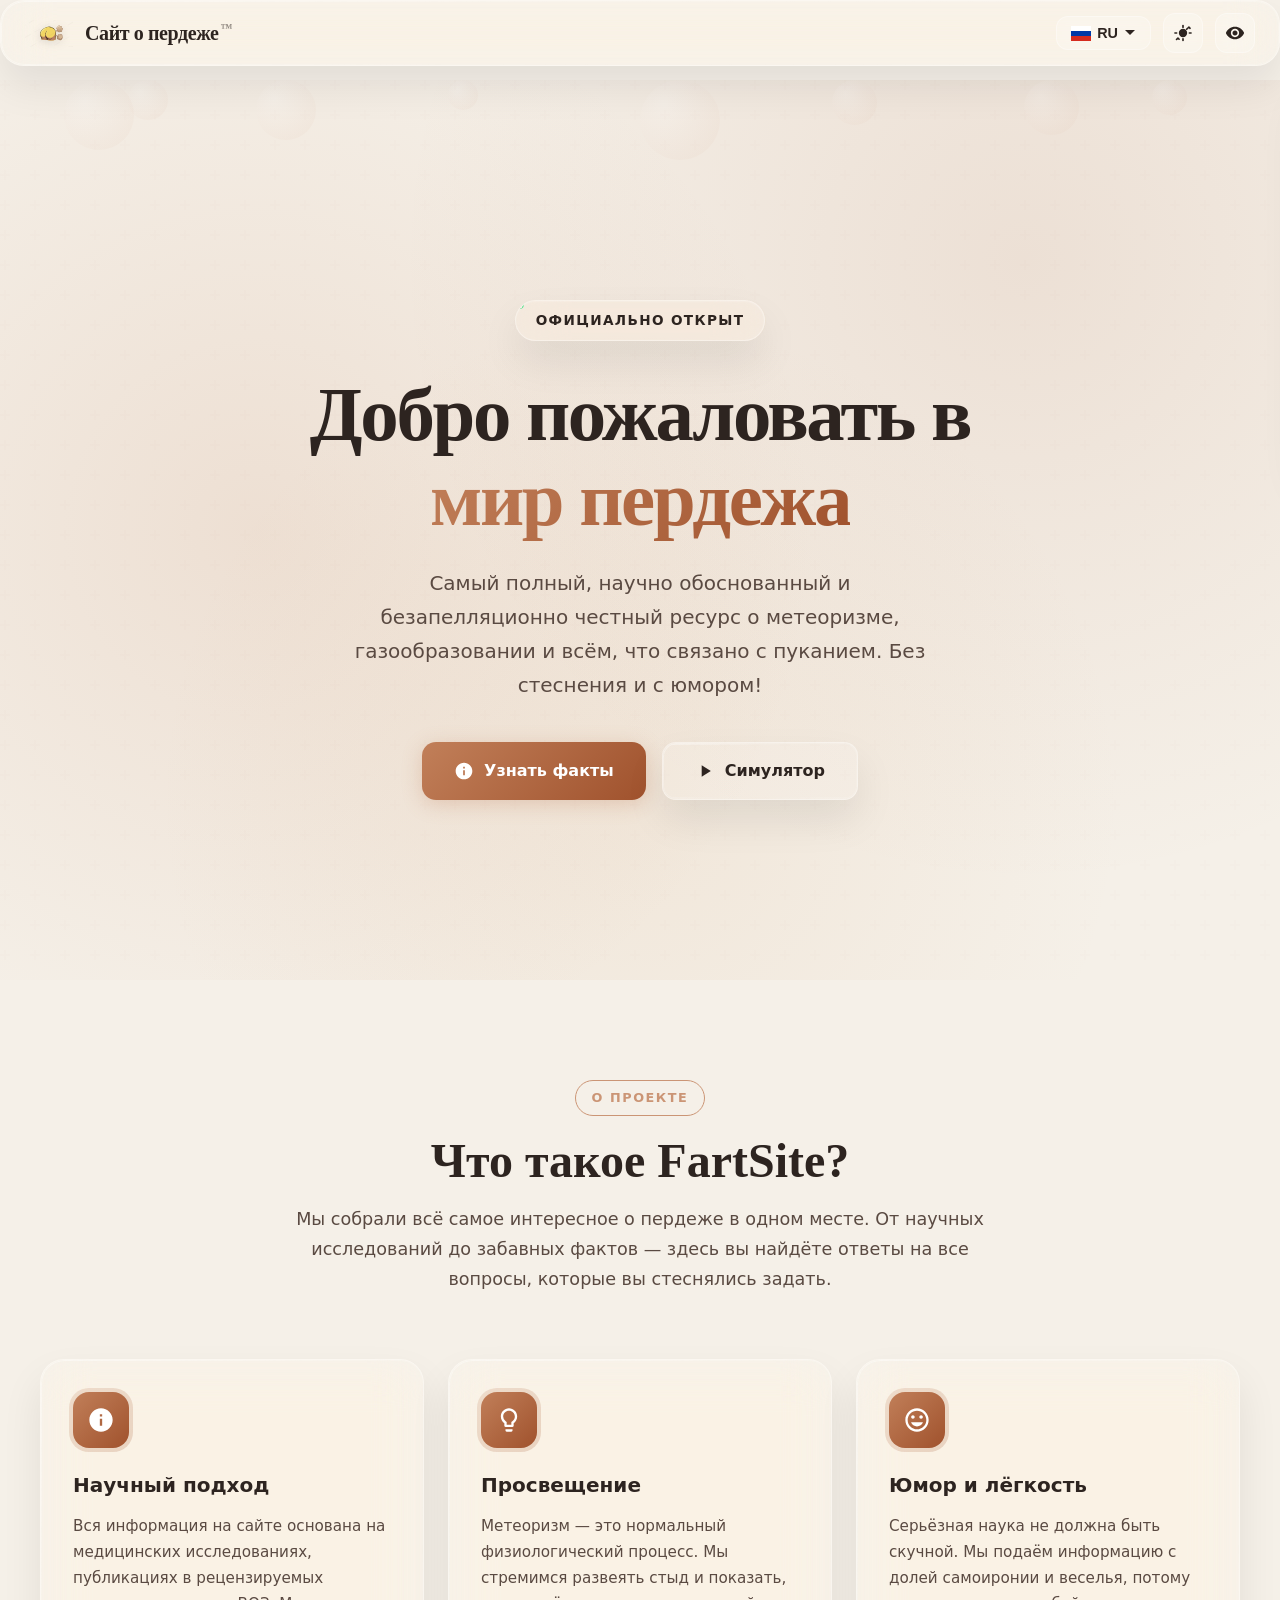
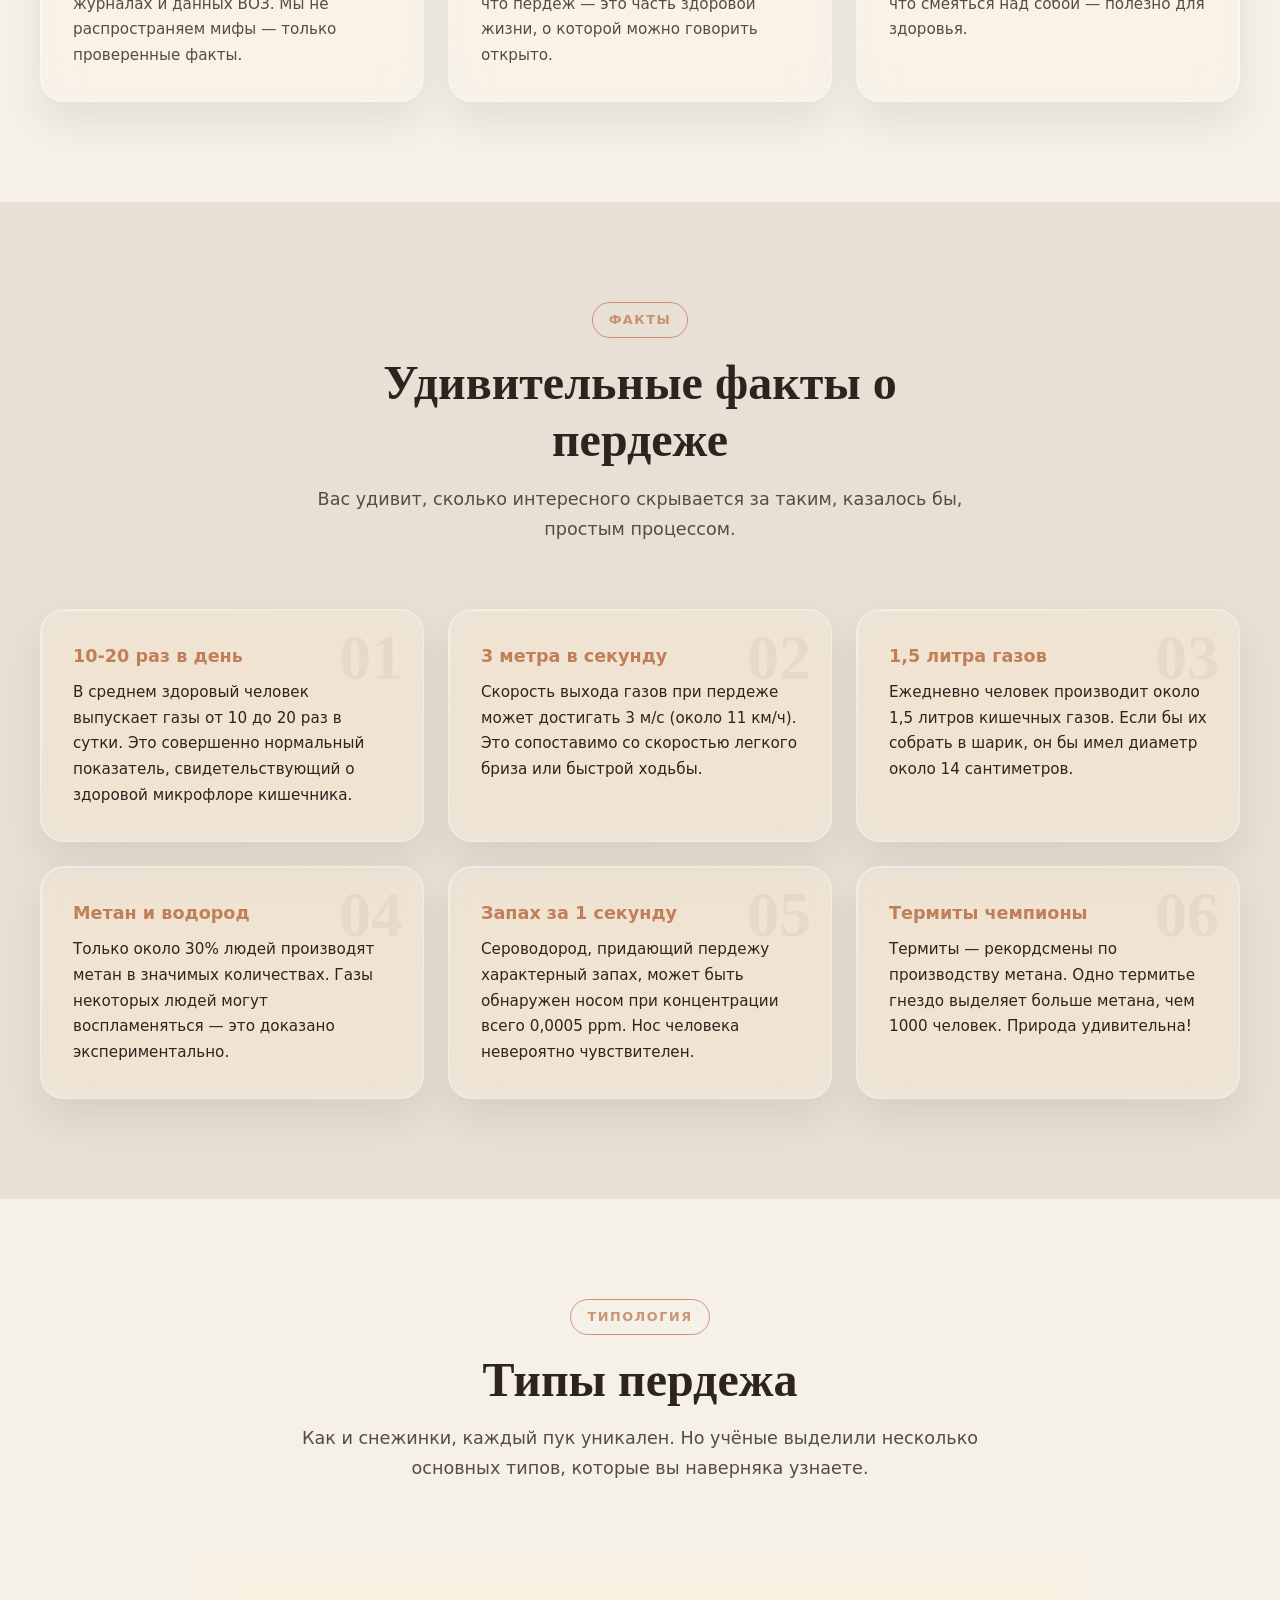
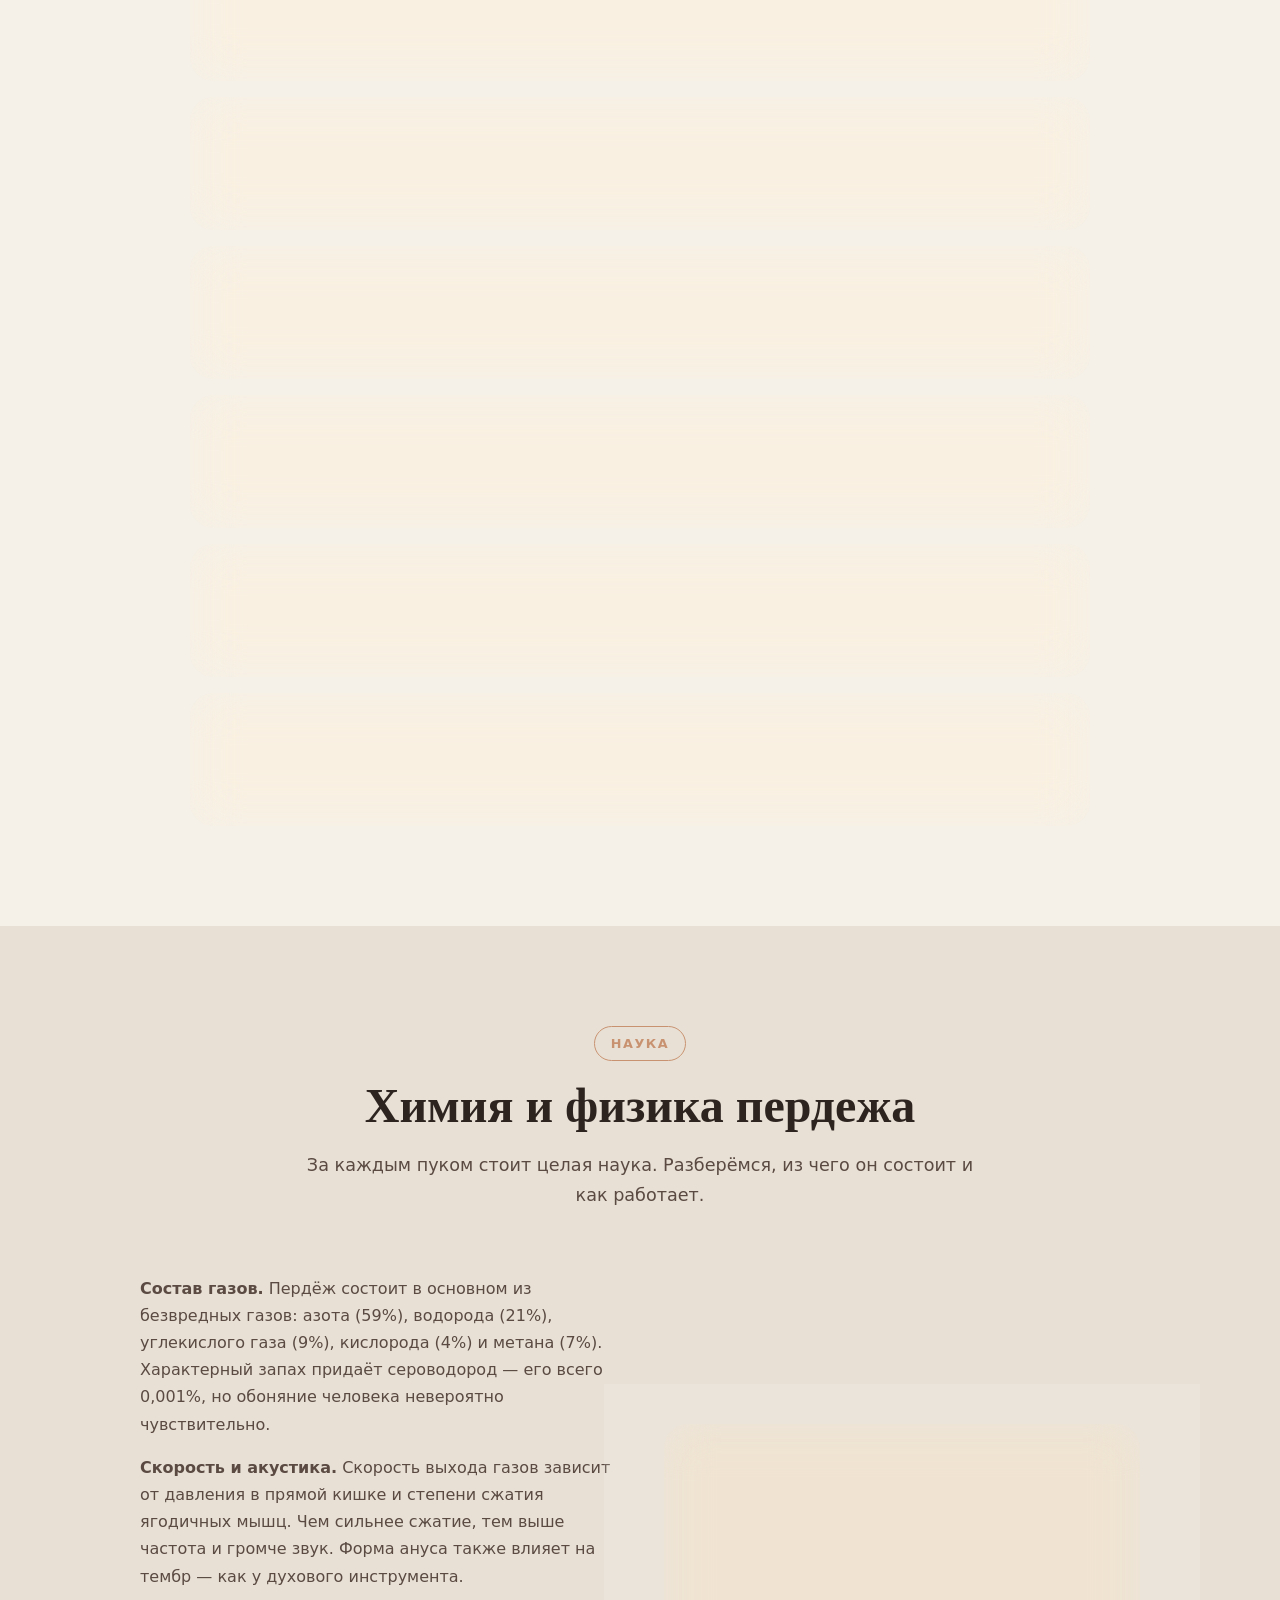
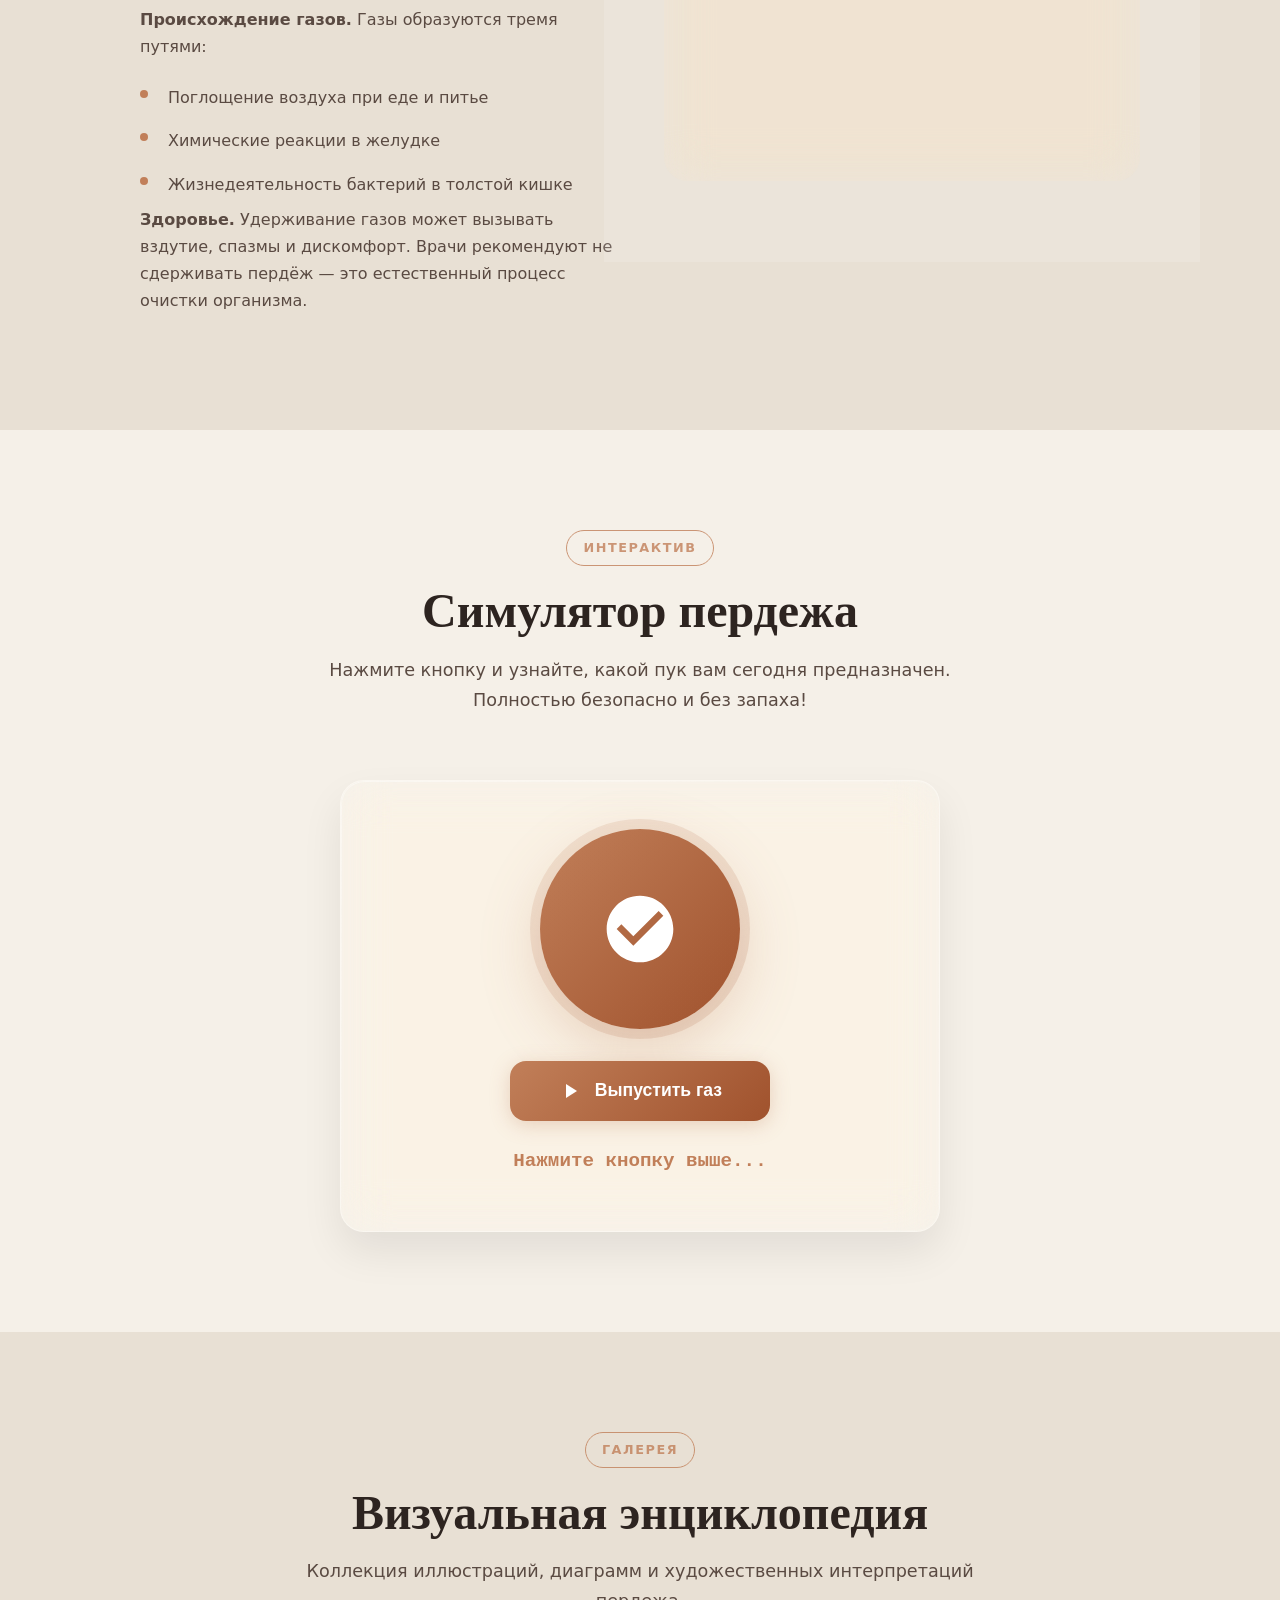
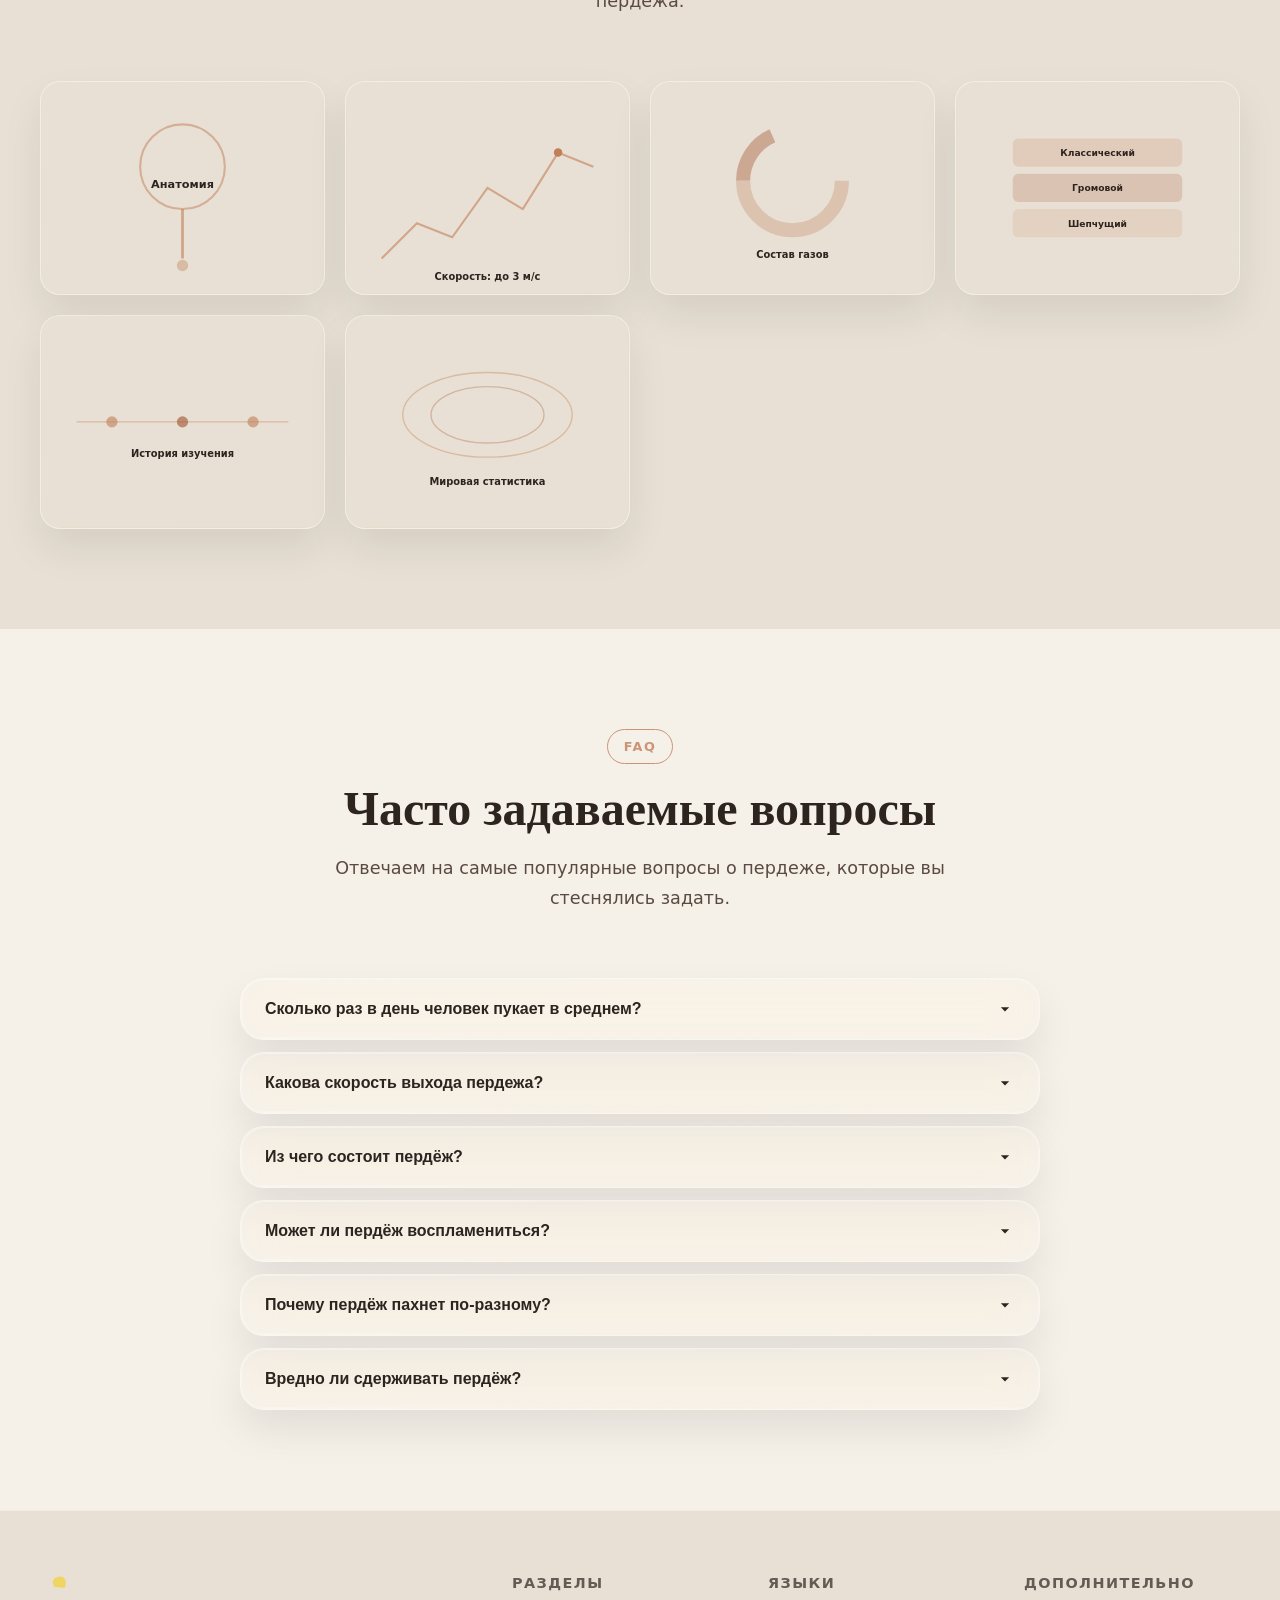
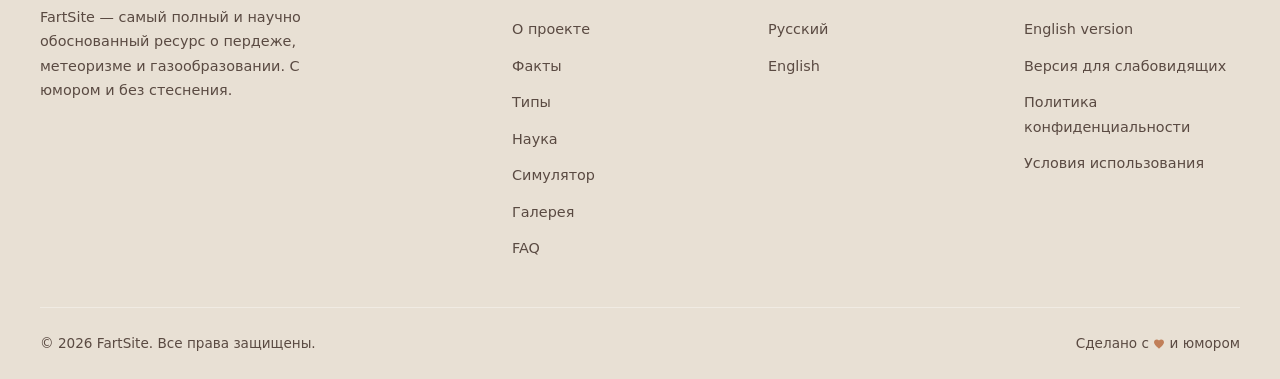
<file: index.html>
<!DOCTYPE html>
<html lang="ru" dir="ltr">
<head>
<meta charset="UTF-8">
<meta name="viewport" content="width=device-width, initial-scale=1.0, maximum-scale=5.0, user-scalable=yes">
<meta http-equiv="X-UA-Compatible" content="IE=edge">
<meta name="color-scheme" content="light dark">
<meta name="theme-color" content="#c17f59" media="(prefers-color-scheme: light)">
<meta name="theme-color" content="#1a1512" media="(prefers-color-scheme: dark)">
<meta name="msapplication-TileColor" content="#c17f59">
<meta name="apple-mobile-web-app-capable" content="yes">
<meta name="apple-mobile-web-app-status-bar-style" content="black-translucent">
<meta name="apple-mobile-web-app-title" content="FartSite">
<meta name="application-name" content="FartSite">
<meta name="format-detection" content="telephone=no">
<meta name="referrer" content="strict-origin-when-cross-origin">
<meta name="robots" content="index, follow, max-image-preview:large, max-snippet:-1, max-video-preview:-1">
<meta name="googlebot" content="index, follow">
<meta name="bingbot" content="index, follow">

<title>FartSite — Энциклопедия пердежа | Всё о пукании, метеоризме и газообразовании</title>
<meta name="description" content="Самый полный и научно обоснованный сайт о пердеже. Узнайте всё о метеоризме, составе газов, скорости пука, типах пердежа и многое другое. Юмор, наука и факты!">
<meta name="keywords" content="пердёж, пук, метеоризм, газы, кишечник, flatulence, fart, наука о пердеже, типы пердежа, скорость пука, состав газов">
<meta name="author" content="FartSite Team">
<meta name="copyright" content="© 2026 FartSite">
<meta name="rating" content="mature">
<meta name="target" content="all">

<link rel="canonical" href="https://fartsite.github.io/">
<link rel="alternate" hreflang="ru" href="https://fartsite.github.io/">
<link rel="alternate" hreflang="en" href="https://fartsite.github.io/en/">
<link rel="alternate" hreflang="x-default" href="https://fartsite.github.io/">

<link rel="preconnect" href="https://fartsite.github.io">
<link rel="dns-prefetch" href="https://fartsite.github.io">

<!-- Favicons -->
<link rel="icon" type="image/x-icon" href="assets/favicon/favicon.ico">
<link rel="icon" type="image/png" sizes="16x16" href="assets/favicon/favicon-16x16.png">
<link rel="icon" type="image/png" sizes="32x32" href="assets/favicon/favicon-32x32.png">
<link rel="icon" type="image/png" sizes="48x48" href="assets/favicon/favicon-48x48.png">
<link rel="icon" type="image/png" sizes="96x96" href="assets/favicon/favicon-96x96.png">
<link rel="icon" type="image/png" sizes="120x120" href="assets/favicon/favicon-120x120.png">
<link rel="icon" type="image/png" sizes="180x180" href="assets/favicon/favicon-180x180.png">
<link rel="icon" type="image/webp" sizes="16x16" href="assets/favicon/favicon-16x16.webp">
<link rel="icon" type="image/webp" sizes="32x32" href="assets/favicon/favicon-32x32.webp">
<link rel="icon" type="image/webp" sizes="48x48" href="assets/favicon/favicon-48x48.webp">
<link rel="icon" type="image/webp" sizes="120x120" href="assets/favicon/favicon-120x120.webp">
<link rel="icon" type="image/webp" sizes="180x180" href="assets/favicon/favicon-180x180.webp">
<link rel="icon" type="image/svg+xml" href="assets/favicon/favicon.svg">
<link rel="shortcut icon" href="assets/favicon/favicon.ico">
<link rel="apple-touch-icon" href="assets/favicon/apple-touch-icon.png">
<link rel="apple-touch-icon" sizes="57x57" href="assets/favicon/apple-touch-icon-57x57.png">
<link rel="apple-touch-icon" sizes="60x60" href="assets/favicon/apple-touch-icon-60x60.png">
<link rel="apple-touch-icon" sizes="72x72" href="assets/favicon/apple-touch-icon-72x72.png">
<link rel="apple-touch-icon" sizes="76x76" href="assets/favicon/apple-touch-icon-76x76.png">
<link rel="apple-touch-icon" sizes="114x114" href="assets/favicon/apple-touch-icon-114x114.png">
<link rel="apple-touch-icon" sizes="120x120" href="assets/favicon/apple-touch-icon-120x120.png">
<link rel="apple-touch-icon" sizes="144x144" href="assets/favicon/apple-touch-icon-144x144.png">
<link rel="apple-touch-icon" sizes="152x152" href="assets/favicon/apple-touch-icon-152x152.png">
<link rel="apple-touch-icon" sizes="167x167" href="assets/favicon/apple-touch-icon-167x167.png">
<link rel="apple-touch-icon" sizes="180x180" href="assets/favicon/apple-touch-icon-180x180.png">
<link rel="icon" type="image/png" sizes="36x36" href="assets/favicon/android-chrome-36x36.png">
<link rel="icon" type="image/png" sizes="48x48" href="assets/favicon/android-chrome-48x48.png">
<link rel="icon" type="image/png" sizes="72x72" href="assets/favicon/android-chrome-72x72.png">
<link rel="icon" type="image/png" sizes="96x96" href="assets/favicon/android-chrome-96x96.png">
<link rel="icon" type="image/png" sizes="144x144" href="assets/favicon/android-chrome-144x144.png">
<link rel="icon" type="image/png" sizes="168x168" href="assets/favicon/android-chrome-168x168.png">
<link rel="icon" type="image/png" sizes="192x192" href="assets/favicon/android-chrome-192x192.png">
<link rel="icon" type="image/png" sizes="256x256" href="assets/favicon/android-chrome-256x256.png">
<link rel="icon" type="image/png" sizes="384x384" href="assets/favicon/android-chrome-384x384.png">
<link rel="icon" type="image/png" sizes="512x512" href="assets/favicon/android-chrome-512x512.png">
<link rel="icon" type="image/png" sizes="1024x1024" href="assets/favicon/android-chrome-1024x1024.png">
<link rel="mask-icon" href="assets/favicon/favicon.svg" color="#c17f59">
<link rel="manifest" href="assets/favicon/site.webmanifest">
<meta name="msapplication-TileImage" content="assets/favicon/mstile-70x70.png">
<meta name="msapplication-TileImage" content="assets/favicon/mstile-150x150.png">
<meta name="msapplication-TileImage" content="assets/favicon/mstile-310x310.png">
<link rel="apple-touch-icon-precomposed" href="assets/favicon/apple-icon-57x57.png" sizes="57x57">
<link rel="apple-touch-icon-precomposed" href="assets/favicon/apple-icon-60x60.png" sizes="60x60">
<link rel="apple-touch-icon-precomposed" href="assets/favicon/apple-icon-72x72.png" sizes="72x72">
<link rel="apple-touch-icon-precomposed" href="assets/favicon/apple-icon-76x76.png" sizes="76x76">
<link rel="apple-touch-icon-precomposed" href="assets/favicon/apple-icon-114x114.png" sizes="114x114">
<link rel="apple-touch-icon-precomposed" href="assets/favicon/apple-icon-120x120.png" sizes="120x120">
<link rel="apple-touch-icon-precomposed" href="assets/favicon/apple-icon-144x144.png" sizes="144x144">
<link rel="apple-touch-icon-precomposed" href="assets/favicon/apple-icon-152x152.png" sizes="152x152">
<link rel="apple-touch-icon-precomposed" href="assets/favicon/apple-icon-180x180.png" sizes="180x180">
<link rel="apple-touch-icon-precomposed" href="assets/favicon/android-icon-192x192.png" sizes="192x192">
<link rel="icon" type="image/png" sizes="192x192" href="assets/favicon/maskable-icon-192x192.png">
<link rel="icon" type="image/png" sizes="512x512" href="assets/favicon/maskable-icon-512x512.png">
<link rel="icon" type="image/png" sizes="1024x1024" href="assets/favicon/maskable-icon-1024x1024.png">

<!-- Open Graph -->
<meta property="og:type" content="website">
<meta property="og:locale" content="ru_RU">
<meta property="og:locale:alternate" content="en_US">
<meta property="og:url" content="https://fartsite.github.io/">
<meta property="og:site_name" content="FartSite">
<meta property="og:title" content="FartSite — Энциклопедия пердежа">
<meta property="og:description" content="Самый полный и научно обоснованный сайт о пердеже. Узнайте всё о метеоризме, составе газов, скорости пука и типах пердежа.">
<meta property="og:image" content="https://fartsite.github.io/assets/og-image-ru.jpg">
<meta property="og:image:width" content="1200">
<meta property="og:image:height" content="630">
<meta property="og:image:type" content="image/jpeg">
<meta property="og:image:alt" content="FartSite — Энциклопедия пердежа">

<!-- Twitter -->
<meta name="twitter:card" content="summary_large_image">
<meta name="twitter:site" content="@fartsite">
<meta name="twitter:creator" content="@fartsite">
<meta name="twitter:url" content="https://fartsite.github.io/">
<meta name="twitter:title" content="FartSite — Энциклопедия пердежа">
<meta name="twitter:description" content="Самый полный и научно обоснованный сайт о пердеже. Юмор, наука и факты!">
<meta name="twitter:image" content="https://fartsite.github.io/assets/og-image-ru.jpg">
<meta name="twitter:image:alt" content="FartSite — Энциклопедия пердежа">
<meta name="twitter:label1" content="Время чтения">
<meta name="twitter:data1" content="15 минут">

<!-- VK / Telegram -->
<meta property="vk:image" content="https://fartsite.github.io/assets/og-image-ru.jpg">
<meta property="vk:title" content="FartSite — Энциклопедия пердежа">
<meta property="vk:description" content="Самый полный сайт о пердеже с научными фактами и юмором">
<meta property="vk:url" content="https://fartsite.github.io/">
<meta name="telegram:channel" content="@fartsite">

<!-- Pinterest -->
<meta name="pinterest" content="nopin">
<meta property="pin:media" content="https://fartsite.github.io/assets/og-image-ru.jpg">
<meta property="pin:description" content="FartSite — всё о пердеже, метеоризме и газах">

<!-- LinkedIn -->
<meta property="linkedin:title" content="FartSite — Энциклопедия пердежа">
<meta property="linkedin:description" content="Научно-популярный ресурс о метеоризме и пердеже">
<meta property="linkedin:image" content="https://fartsite.github.io/assets/og-image-ru.jpg">

<!-- WhatsApp -->
<meta property="og:image:secure_url" content="https://fartsite.github.io/assets/og-image-ru.jpg">

<!-- Schema.org -->
<script type="application/ld+json">{"@context":"https://schema.org","@graph":[{"@type":"WebSite","@id":"https://fartsite.github.io/#website","url":"https://fartsite.github.io/","name":"FartSite","alternateName":["ФартСайт","Энциклопедия пердежа"],"description":"Самый полный и научно обоснованный сайт о пердеже, метеоризме и газообразовании","inLanguage":["ru-RU","en-US"],"publisher":{"@id":"https://fartsite.github.io/#organization"}},{"@type":"Organization","@id":"https://fartsite.github.io/#organization","name":"FartSite","alternateName":"ФартСайт","url":"https://fartsite.github.io/","logo":{"@type":"ImageObject","url":"https://fartsite.github.io/assets/favicon/android-chrome-512x512.png","width":512,"height":512},"sameAs":["https://twitter.com/fartsite","https://vk.com/fartsite","https://t.me/fartsite"]},{"@type":"WebPage","@id":"https://fartsite.github.io/#webpage","url":"https://fartsite.github.io/","name":"FartSite — Энциклопедия пердежа","isPartOf":{"@id":"https://fartsite.github.io/#website"},"about":{"@id":"https://fartsite.github.io/#organization"},"description":"Самый полный и научно обоснованный сайт о пердеже. Узнайте всё о метеоризме, составе газов, скорости пука, типах пердежа и многое другое.","inLanguage":"ru-RU"},{"@type":"Article","@id":"https://fartsite.github.io/#article","isPartOf":{"@id":"https://fartsite.github.io/#webpage"},"author":{"@id":"https://fartsite.github.io/#organization"},"headline":"Энциклопедия пердежа — всё о метеоризме","description":"Научно-популярная статья о пердеже, его причинах, типах и интересных фактах","image":"https://fartsite.github.io/assets/og-image-ru.jpg","inLanguage":"ru-RU","datePublished":"2026-01-15T00:00:00+03:00","dateModified":"2026-07-07T00:00:00+03:00","mainEntityOfPage":{"@id":"https://fartsite.github.io/#webpage"}},{"@type":"FAQPage","mainEntity":[{"@type":"Question","name":"Сколько раз в день человек пукает в среднем?","acceptedAnswer":{"@type":"Answer","text":"В среднем здоровый человек выпускает газы от 10 до 20 раз в день. Это совершенно нормальный физиологический процесс."}},{"@type":"Question","name":"Какова скорость выхода пердежа?","acceptedAnswer":{"@type":"Answer","text":"Скорость выхода газов при пердеже может достигать 3 метров в секунду (около 11 км/ч), что сопоставимо со скоростью легкого бриза."}},{"@type":"Question","name":"Из чего состоит пердёж?","acceptedAnswer":{"@type":"Answer","text":"Пердёж состоит в основном из азота (59%), кислорода (4%), углекислого газа (9%), водорода (21%) и метана (7%). Также содержит сероводород, придающий характерный запах."}}]}]}</script>

<script type="application/ld+json">{"@context":"https://schema.org","@type":"BreadcrumbList","itemListElement":[{"@type":"ListItem","position":1,"name":"Главная","item":"https://fartsite.github.io/"}]}</script>

<link rel="stylesheet" href="style.css">
</head>
<body>
<header class="site-header liquid-glass">
  <a href="/" class="logo-link" aria-label="На главную">
    <svg xmlns="http://www.w3.org/2000/svg" width="48" height="27" viewBox="0 0 2048 1142" preserveAspectRatio="xMidYMid meet" style="display:block;"><defs><pattern id="_p3p9ornq" patternUnits="userSpaceOnUse" width="456.8" height="456.8" patternTransform="rotate(-30)"><text x="228.4" y="228.4" font-family="Arial,Helvetica,sans-serif" font-size="38.06666666666667" fill="rgba(0,0,0,0.045)" font-weight="600" text-anchor="middle" letter-spacing="3">VECTOSOLVE</text></pattern><linearGradient id="c" x1="1496.4" x2="1460.81" y1="763.074" y2="787.471" gradientUnits="userSpaceOnUse"><stop class="stop0" offset="0" stop-color="rgb(151,114,90)" stop-opacity="1"></stop><stop class="stop1" offset="1" stop-color="rgb(176,141,112)" stop-opacity="1"></stop></linearGradient><linearGradient id="b" x1="1401.12" x2="1472.32" y1="257.474" y2="295.29" gradientUnits="userSpaceOnUse"><stop class="stop0" offset="0" stop-color="rgb(126,92,70)" stop-opacity="1"></stop><stop class="stop1" offset="1" stop-color="rgb(142,114,95)" stop-opacity="1"></stop></linearGradient><linearGradient id="a" x1="1457.65" x2="1469.57" y1="504.93" y2="274.599" gradientUnits="userSpaceOnUse"><stop class="stop0" offset="0" stop-color="rgb(189,156,126)" stop-opacity="1"></stop><stop class="stop1" offset="1" stop-color="rgb(220,191,157)" stop-opacity="1"></stop></linearGradient></defs><path fill="rgb(241,213,99)" d="M700.26 747.191C663.916 711.997 647.565 654.564 646.721 605.13A254.12 254.12 0 0 1 718.891 420.989C747.087 391.848 774.969 376.236 809.457 356.523C823.862 348.289 838.768 333.267 853.864 324.291C1035.29 216.409 1303.24 311.859 1321.45 537.419C1324.62 576.725 1323.06 618.926 1309.46 656.996C1307.27 663.124 1306.54 667.671 1307.56 674.122C1313.49 721.357 1315.24 770.386 1305.33 817.201C1304.52 821.046 1302.54 832.981 1300.69 835.497L1298.72 835.962C1296.98 834.512 1296.44 834.103 1295.04 832.352C1291.22 832.923 1287.17 838.391 1282.58 840.17C1268.15 845.791 1252.68 853.166 1237.77 857.201C1157.14 879.012 1071.86 872.63 990.987 855.552C980.967 853.436 971.28 849.468 962.22 844.766C962.462 847.67 962.865 848.899 961.444 851.42L959.898 851.223C955.154 846.717 953.362 840.884 951.62 834.791C939.71 840.14 935.565 841.166 922.719 843.579C870.474 854.582 828.316 848.499 776.128 842.338C760.015 840.437 715.761 830.628 705.655 817.357C704.57 820.043 704.367 821.249 702.075 823.042L700.45 823.011C692.916 811.766 694.721 772.299 697.534 758.027A102 102 0 0 1 700.26 747.191Z"></path><path fill="rgb(186,130,98)" d="M965.524 427.575C956.91 435.871 947.136 445.1 939.72 454.473C905.887 497.229 887.349 550.556 885.965 604.965C885.85 609.51 886.281 638.575 887.701 641.968C892.248 647.142 897.498 659.589 901.662 666.019C939.956 725.168 1005.36 756.975 1075.3 755.251C1200.22 752.17 1289.51 637.566 1294.93 518.565C1295.61 503.582 1295.29 489.776 1295.06 474.792C1319.85 549.068 1316.4 623.781 1281.77 694.819C1274.27 710.205 1266.62 719.687 1258.7 733.224C1279.03 719.371 1284.22 709.636 1296.65 688.815C1297.6 710.525 1302.68 747.931 1299.12 768.188C1298.32 785.13 1296.42 803.662 1295.95 820.292C1295.94 824.064 1296.23 828.923 1295.04 832.352C1291.22 832.923 1287.17 838.391 1282.58 840.17C1268.15 845.791 1252.68 853.166 1237.77 857.201C1157.14 879.012 1071.86 872.63 990.987 855.552C980.967 853.436 971.28 849.468 962.22 844.766C962.462 847.67 962.865 848.899 961.444 851.42L959.898 851.223C955.154 846.717 953.362 840.884 951.62 834.791C939.71 840.14 935.565 841.166 922.719 843.579C919.242 837.232 915.74 814.48 908.841 803.869C899.511 789.518 897.142 788.253 880.44 783.399C864.892 788.545 843.803 788.334 827.674 786.154C850.625 782.071 866.796 779.32 888.521 770.366C888.045 769.466 883.9 762.739 883.028 761.534C871.591 745.728 858.168 696.067 863.095 677.992C869.388 668.342 869.329 663.393 878.332 652.901C874.472 633.611 876.018 598.887 876.939 578.757C880.937 564.708 883.276 548.57 887.568 535.226C900.837 493.971 927.516 450.008 965.524 427.575Z"></path><path fill="rgb(0,0,0)" d="M965.524 427.575C956.91 435.871 947.136 445.1 939.72 454.473C905.887 497.229 887.349 550.556 885.965 604.965C885.85 609.51 886.281 638.575 887.701 641.968C896.32 749.886 976.476 810.686 1082.23 802.38C1115.52 799.766 1140.39 791.264 1171.24 780.033C1143.99 801.327 1114.11 809.878 1080.07 813.702C1037.34 818.502 1002.49 809.502 964.165 791.338C962.899 805.966 961.728 820.155 962.684 834.854C962.907 838.283 962.744 841.37 962.22 844.766C962.462 847.67 962.865 848.899 961.444 851.42L959.898 851.223C955.154 846.717 953.362 840.884 951.62 834.791C939.71 840.14 935.565 841.166 922.719 843.579C919.242 837.232 915.74 814.48 908.841 803.869C899.511 789.518 897.142 788.253 880.44 783.399C864.892 788.545 843.803 788.334 827.674 786.154C850.625 782.071 866.796 779.32 888.521 770.366C888.045 769.466 883.9 762.739 883.028 761.534C871.591 745.728 858.168 696.067 863.095 677.992C869.388 668.342 869.329 663.393 878.332 652.901C874.472 633.611 876.018 598.887 876.939 578.757C880.937 564.708 883.276 548.57 887.568 535.226C900.837 493.971 927.516 450.008 965.524 427.575Z"></path><path fill="rgb(135,95,73)" d="M925.155 761.576C934.134 769.401 943.11 778.06 952.675 784.948C948.511 798.591 949.474 820.792 951.62 834.791C939.71 840.14 935.565 841.166 922.719 843.579C919.242 837.232 915.74 814.48 908.841 803.869C899.511 789.518 897.142 788.253 880.44 783.399C902.284 776.613 906.436 774.849 925.155 761.576ZM863.095 677.992C869.388 668.342 869.329 663.393 878.332 652.901C883.984 688.704 893.568 724.534 918.387 752.376C907.137 760.454 901.027 764.681 888.521 770.366C888.045 769.466 883.9 762.739 883.028 761.534C871.591 745.728 858.168 696.067 863.095 677.992Z"></path><path fill="rgb(231,213,189)" d="M1297.72 746.28C1298.9 753.168 1298.9 761.136 1299.12 768.188C1298.32 785.13 1296.42 803.662 1295.95 820.292C1293.14 819.874 1294.27 820.5 1292.43 818.425C1289.87 803.704 1295.24 762.211 1297.72 746.28Z"></path><path fill="rgb(186,130,98)" d="M659.849 617.578C676.813 656.251 706.838 689.288 747.259 705.815C786.716 721.948 837.518 717.652 861.525 677.553L861.931 676.204L863.095 677.992C858.168 696.067 871.591 745.728 883.028 761.534C883.9 762.739 888.045 769.466 888.521 770.366C866.796 779.32 850.625 782.071 827.674 786.154C843.803 788.334 864.892 788.545 880.44 783.399C897.142 788.253 899.511 789.518 908.841 803.869C915.74 814.48 919.242 837.232 922.719 843.579C870.474 854.582 828.316 848.499 776.128 842.338C760.015 840.437 715.761 830.628 705.655 817.357C706.138 814.62 706.462 803.902 706.694 800.439A518 518 0 0 1 709.848 765.837C720.859 776.862 756.404 788.967 771.868 789.059C779.018 789.127 780.435 789.001 787.035 786.138L787.059 784.765C721.472 765.963 678.197 714.555 664.379 648.652C662.28 638.64 661.09 627.766 659.849 617.578Z"></path><path fill="rgb(157,106,76)" d="M787.059 784.765C792.176 786.322 796.236 787.743 801.227 789.671C793.876 789.998 778.257 791.079 771.868 789.059C779.018 789.127 780.435 789.001 787.035 786.138Z"></path><path fill="rgb(0,0,0)" d="M700.26 747.191C663.916 711.997 647.565 654.564 646.721 605.13A254.12 254.12 0 0 1 718.891 420.989C747.087 391.848 774.969 376.236 809.457 356.523C823.862 348.289 838.768 333.267 853.864 324.291C1035.29 216.409 1303.24 311.859 1321.45 537.419C1324.62 576.725 1323.06 618.926 1309.46 656.996C1307.27 663.124 1306.54 667.671 1307.56 674.122C1313.49 721.357 1315.24 770.386 1305.33 817.201C1304.52 821.046 1302.54 832.981 1300.69 835.497L1298.72 835.962C1296.98 834.512 1296.44 834.103 1295.04 832.352C1296.23 828.923 1295.94 824.064 1295.95 820.292C1296.42 803.662 1298.32 785.13 1299.12 768.188C1302.68 747.931 1297.6 710.525 1296.65 688.815C1284.22 709.636 1279.03 719.371 1258.7 733.224C1266.62 719.687 1274.27 710.205 1281.77 694.819C1316.4 623.781 1319.85 549.068 1295.06 474.792C1294.64 473.319 1294.16 471.866 1293.61 470.438C1283.35 443.67 1271.44 422.3 1253.71 399.651C1174.76 298.761 1023.47 267.932 906.143 313.116C882.362 321.309 862.457 331.568 842.455 346.928C837.414 350.8 823.292 363.014 818.635 365.377C774.246 387.899 744.224 410.165 711.882 449.067C680.394 488.836 664.874 529.92 659.912 580.519C659.037 589.444 658.29 605.748 659.371 614.642Q659.555 616.119 659.849 617.578C661.09 627.766 662.28 638.64 664.379 648.652C678.197 714.555 721.472 765.963 787.059 784.765L787.035 786.138C780.435 789.001 779.018 789.127 771.868 789.059C756.404 788.967 720.859 776.862 709.848 765.837A518 518 0 0 0 706.694 800.439C706.462 803.902 706.138 814.62 705.655 817.357C704.57 820.043 704.367 821.249 702.075 823.042L700.45 823.011C692.916 811.766 694.721 772.299 697.534 758.027A102 102 0 0 1 700.26 747.191Z"></path><path fill="rgb(135,95,73)" d="M709.848 765.837C710.338 762.811 710.28 759.923 711.931 757.791C717.132 760.658 721.987 763.991 726.856 767.386C742.165 778.055 768.538 785.941 787.035 786.138C780.435 789.001 779.018 789.127 771.868 789.059C756.404 788.967 720.859 776.862 709.848 765.837Z"></path><path fill="rgb(247,237,158)" d="M906.143 313.116C909.217 314.384 912.234 315.598 915.237 317.033C891.793 339.765 867.624 366.353 841.648 385.368C807.098 410.658 776.789 428.162 747.376 459.93C703.904 506.881 696.146 547.082 684.503 606.742C680.11 583.271 677.711 562.406 682.642 538.915C688.319 511.868 694.857 486.736 708.195 462.54C710.693 458.009 711.927 454.35 711.882 449.067C744.224 410.165 774.246 387.899 818.635 365.377C823.292 363.014 837.414 350.8 842.455 346.928C862.457 331.568 882.362 321.309 906.143 313.116Z"></path><path fill="rgb(186,130,98)" d="M861.931 676.204C861.714 652.121 865.386 599.835 876.939 578.757C876.018 598.887 874.472 633.611 878.332 652.901C869.329 663.393 869.388 668.342 863.095 677.992Z"></path><path fill="rgb(247,237,158)" d="M1002.7 427.149C1001.87 430.801 994.185 437.211 991.195 440.043C940.251 488.314 912.029 540.894 911.956 612.517C911.954 614.767 912 618.065 910.458 619.515L908.838 617.812C902.148 596.564 903.479 559.23 907.364 537.48C916.473 486.479 953.928 444.967 1002.7 427.149Z"></path><path fill="url(#a)" d="M1387.94 303.527C1391.9 298.058 1384.95 274.249 1400.77 258.366C1420.59 236.992 1449.12 226.91 1476.45 240.956C1489.77 247.802 1487.25 254.553 1494.38 260.976L1498.14 258.292L1498.75 258.075C1502.79 256.59 1506.4 254.082 1510.29 252.818C1536.79 244.207 1565.19 260.543 1574.62 285.992C1579.32 298.673 1576.99 311.731 1575.87 324.662C1584.93 328.608 1592.02 331.238 1598.99 339.078C1619.52 362.178 1615.4 408.596 1589.9 426.745C1587.78 428.26 1583.76 430.277 1581.37 431.544C1600.76 486.593 1544.66 523.302 1498.38 495.859C1467.78 532.032 1416.16 519.355 1409.04 470.419C1394.06 476.01 1350.8 486.283 1334.83 488.057C1327.36 487.782 1316.5 484.733 1319.7 474.85L1321.96 459.889C1324.94 455.244 1334.73 447.509 1339.16 443.177C1350.3 432.273 1372.49 411.16 1379.91 398.25C1369.58 393.653 1361.92 390.558 1354.05 381.879A47.1 47.1 0 0 1 1342.21 347.189C1343.77 323.249 1362.68 301.252 1387.94 303.527Z"></path><path fill="rgb(231,213,189)" d="M1387.94 303.527C1391.9 298.058 1384.95 274.249 1400.77 258.366C1420.59 236.992 1449.12 226.91 1476.45 240.956C1489.77 247.802 1487.25 254.553 1494.38 260.976L1498.14 258.292C1498.21 263.283 1492.84 263.208 1493.1 274.11C1496.36 271.752 1498.35 269.058 1501.32 266.682C1508.66 260.808 1521.28 258.566 1530.45 260.21C1560.79 265.648 1573.09 295.652 1570.27 323.019L1567.53 323.319C1562.36 318.387 1558.02 309.029 1553.19 303.418C1531.62 278.365 1512.13 269.966 1482.75 284.382C1470.03 275.961 1457.43 269.389 1441.89 273.275C1416.92 279.52 1404.23 296.238 1401.69 320.549C1368.56 326.363 1362.63 353.869 1366.49 383.034C1339.29 360.912 1350.14 311.167 1387.11 308.781C1390.15 308.585 1392.9 309.985 1395.96 309.313L1396.99 304.784C1394.24 306.425 1395.19 306.414 1392.55 306.105L1393.03 305.666L1388.73 305.212Z"></path><path fill="url(#b)" d="M1387.94 303.527C1391.9 298.058 1384.95 274.249 1400.77 258.366C1420.59 236.992 1449.12 226.91 1476.45 240.956C1489.77 247.802 1487.25 254.553 1494.38 260.976L1498.14 258.292C1498.21 263.283 1492.84 263.208 1493.1 274.11C1492.74 272.19 1492.36 270.275 1491.94 268.365C1482.89 224.869 1386.99 242.059 1396.99 304.784C1394.24 306.425 1395.19 306.414 1392.55 306.105L1393.03 305.666L1388.73 305.212Z"></path><path fill="rgb(135,95,73)" d="M1498.14 258.292L1498.75 258.075C1502.79 256.59 1506.4 254.082 1510.29 252.818C1536.79 244.207 1565.19 260.543 1574.62 285.992C1579.32 298.673 1576.99 311.731 1575.87 324.662C1584.93 328.608 1592.02 331.238 1598.99 339.078C1619.52 362.178 1615.4 408.596 1589.9 426.745C1587.78 428.26 1583.76 430.277 1581.37 431.544C1600.76 486.593 1544.66 523.302 1498.38 495.859C1467.78 532.032 1416.16 519.355 1409.04 470.419C1394.06 476.01 1350.8 486.283 1334.83 488.057C1340.96 481.255 1418.93 455.723 1424.24 459.355C1424.07 463.756 1419.68 465.776 1416.31 467.534C1421.63 503.404 1452.27 516.656 1484.96 499.749C1488.21 498.071 1490.47 494.731 1491.94 491.408C1491.57 488.127 1488.21 482.466 1486.55 479.269C1495.14 483.484 1502.14 490.217 1511.32 493.488C1533.99 501.569 1565.89 492.246 1574.22 467.931C1577.3 458.971 1578.49 445.304 1574.67 436.313C1574.32 435.484 1571.15 434.895 1570.05 434.569C1570.25 429.713 1584.73 420.73 1589.96 415.025A52.73 52.73 0 0 0 1603.8 377.007C1603.05 361.255 1594.71 343.566 1580.65 334.896C1577.19 332.759 1567.87 329.93 1565.17 327.46C1569.45 325.435 1568.89 326.523 1570.27 323.019C1573.09 295.652 1560.79 265.648 1530.45 260.21C1521.28 258.566 1508.66 260.808 1501.32 266.682C1498.35 269.058 1496.36 271.752 1493.1 274.11C1492.84 263.208 1498.21 263.283 1498.14 258.292ZM1379.91 398.25C1369.58 393.653 1361.92 390.558 1354.05 381.879A47.1 47.1 0 0 1 1342.21 347.189C1343.77 323.249 1362.68 301.252 1387.94 303.527L1388.73 305.212L1393.03 305.666L1392.55 306.105C1395.19 306.414 1394.24 306.425 1396.99 304.784L1395.96 309.313C1392.9 309.985 1390.15 308.585 1387.11 308.781C1350.14 311.167 1339.29 360.912 1366.49 383.034C1386.13 397.798 1404.35 377.111 1383.19 409.842C1372.57 424.051 1339.63 456.51 1321.96 459.889C1324.94 455.244 1334.73 447.509 1339.16 443.177C1350.3 432.273 1372.49 411.16 1379.91 398.25Z"></path><path fill="rgb(231,213,189)" d="M1383.19 409.842C1386.34 410.611 1391.88 411.802 1394.74 412.818C1381.62 426.462 1361.5 443.704 1347.31 456.953C1345.81 458.353 1332.78 461.342 1329.8 463.645C1325.8 466.733 1323.08 473.993 1319.7 474.85L1321.96 459.889C1339.63 456.51 1372.57 424.051 1383.19 409.842ZM1408.34 332.298C1415.85 311.774 1435.1 298.296 1455.82 310.877L1455.55 311.673C1451.76 311.919 1447.98 312.226 1444.2 312.592C1453.36 313.327 1470.8 316.349 1471.38 328.343C1464.18 329.393 1445 316.044 1432.31 333.299C1426.69 340.938 1425.29 347.764 1423.3 356.823C1421.7 355.16 1418.11 351.265 1416.51 350.004L1414.53 350.482C1408.04 347.989 1406.85 338.204 1408.34 332.298Z"></path><path fill="rgb(186,130,98)" d="M1408.34 332.298C1415.85 311.774 1435.1 298.296 1455.82 310.877L1455.55 311.673C1451.76 311.919 1447.98 312.226 1444.2 312.592C1428.32 316.749 1421 320.512 1415.06 336.955C1414.89 343.017 1414.89 344.219 1416.51 350.004L1414.53 350.482C1408.04 347.989 1406.85 338.204 1408.34 332.298Z"></path><path fill="rgb(179,145,115)" d="M1416.51 350.004L1414.53 350.482C1408.04 347.989 1406.85 338.204 1408.34 332.298C1408.51 335.335 1408.23 338.958 1410 341.118C1412.42 340.385 1413.35 338.885 1415.06 336.955C1414.89 343.017 1414.89 344.219 1416.51 350.004ZM1530.1 405.25C1531.39 405.644 1533.33 406.388 1533.91 407.756C1543.97 431.277 1534.67 445.045 1515.82 458.432C1503.49 459.443 1497.88 460.023 1486.41 455.07C1480.96 451.902 1479.78 449.585 1476.33 444.342C1481.14 444.066 1485.3 443.988 1490.08 444.937C1523.46 451.566 1530.26 434.175 1530.1 405.25Z"></path><path fill="rgb(135,95,73)" d="M1421.9 408.192C1417.9 424.018 1367.07 455.975 1351.02 461.875L1350.93 460.945C1360.45 449.268 1407.42 417.636 1421.9 408.192Z"></path><path fill="rgb(211,182,149)" d="M1421.99 655.394C1413.67 603.521 1480.32 570.234 1508.49 622.016C1549.46 579.647 1613.96 629.313 1586.38 693.269C1595.94 698.683 1603.86 712.122 1606.83 722.485A58.4 58.4 0 0 1 1601.41 767.259C1593.26 781.421 1582.19 788.353 1567.23 793.215C1566.29 811.824 1562.06 828.18 1547.33 840.604C1513.36 869.265 1463.52 861.241 1446.04 819.545C1428.55 823.123 1414.18 824.343 1398.28 813.902A56.13 56.13 0 0 1 1373.97 777.443C1369.35 754.132 1375.82 736.564 1393.67 721.587C1376.49 705.848 1345.37 684.066 1331.94 669.383C1329.2 667.36 1326.65 663.951 1324.41 661.246C1321.78 648.169 1330.26 646.586 1340.65 646.185C1348.98 647.359 1361.47 651.01 1368.74 651.362C1383.52 652.079 1408.26 656.668 1421.99 655.394Z"></path><path fill="rgb(135,95,73)" d="M1421.99 655.394C1413.67 603.521 1480.32 570.234 1508.49 622.016C1549.46 579.647 1613.96 629.313 1586.38 693.269C1595.94 698.683 1603.86 712.122 1606.83 722.485A58.4 58.4 0 0 1 1601.41 767.259C1593.26 781.421 1582.19 788.353 1567.23 793.215C1566.29 811.824 1562.06 828.18 1547.33 840.604C1513.36 869.265 1463.52 861.241 1446.04 819.545C1428.55 823.123 1414.18 824.343 1398.28 813.902A56.13 56.13 0 0 1 1373.97 777.443C1369.35 754.132 1375.82 736.564 1393.67 721.587C1376.49 705.848 1345.37 684.066 1331.94 669.383C1329.2 667.36 1326.65 663.951 1324.41 661.246C1326.23 659.683 1329.23 656.741 1331.53 657.376C1340.91 659.959 1347.28 663.918 1356.94 666.554C1377.54 687.201 1411.07 692.778 1437.52 700.683C1422.73 704.287 1420.36 705.313 1405.36 703.947C1410.96 718.867 1420.15 729.703 1426.45 744.299C1421.55 742.101 1416.19 739.823 1411.42 737.438C1409.93 769.793 1417.9 790.676 1454.11 792.115C1456.49 792.21 1458.88 792.281 1461.26 792.328C1469.06 804.448 1473.59 818.499 1489.44 820.424C1527.45 825.041 1540.33 809.146 1547.75 776.614C1571.77 770.016 1590.73 763.234 1599.12 736.901C1599.25 734.612 1599.3 732.318 1599.28 730.025C1599 714.961 1587.66 703.388 1577.54 693.845C1584.21 683.742 1585.39 677.044 1585.06 664.817C1572.87 662.363 1548.64 608.817 1507.05 647.723C1492.11 627.021 1464.58 623.415 1447.84 644.249C1443.9 649.15 1441.61 655.234 1438.36 660.645C1437.93 661.396 1436.36 663.888 1435.76 664.14C1420.37 670.505 1349.6 658.871 1340.65 646.185C1348.98 647.359 1361.47 651.01 1368.74 651.362C1383.52 652.079 1408.26 656.668 1421.99 655.394Z"></path><path fill="rgb(179,145,115)" d="M1324.41 661.246C1326.23 659.683 1329.23 656.741 1331.53 657.376C1340.91 659.959 1347.28 663.918 1356.94 666.554C1377.54 687.201 1411.07 692.778 1437.52 700.683C1422.73 704.287 1420.36 705.313 1405.36 703.947C1410.96 718.867 1420.15 729.703 1426.45 744.299C1421.55 742.101 1416.19 739.823 1411.42 737.438C1409.93 769.793 1417.9 790.676 1454.11 792.115C1456.49 792.21 1458.88 792.281 1461.26 792.328C1469.06 804.448 1473.59 818.499 1489.44 820.424C1527.45 825.041 1540.33 809.146 1547.75 776.614C1571.77 770.016 1590.73 763.234 1599.12 736.901C1600.51 785.136 1561.27 782.636 1556.75 790.262C1562.3 799.326 1560.36 805.919 1557.27 815.695C1553.17 828.638 1538.71 837.488 1527.06 843.125C1501.27 855.602 1470.52 845.65 1455.2 821.883C1452.32 817.431 1450.37 806.71 1445.58 805.324C1444.66 808.391 1444.9 809.736 1445.02 812.892C1441.12 815.775 1428.38 814.476 1423.34 813.919C1388.56 810.078 1373.16 769.923 1387.25 740.372C1390.69 733.157 1393.92 730.594 1399.6 725.237C1402.88 728.656 1406.18 732.978 1410.88 733.36L1411.97 731.929C1409.5 716.22 1346 671.983 1331.94 669.383C1329.2 667.36 1326.65 663.951 1324.41 661.246Z"></path><path fill="rgb(231,213,189)" d="M1438.36 660.645C1434.94 660.258 1432.02 660.421 1429.67 658.177C1428.49 654.801 1429.05 652.807 1428.95 649.458C1428.35 630.146 1439.41 614.19 1457.84 607.922A39.52 39.52 0 0 1 1488.87 610.105C1501.33 616.464 1505.14 624.655 1506.78 637.657C1528.98 592.757 1584.69 619.644 1585.06 664.817C1572.87 662.363 1548.64 608.817 1507.05 647.723C1492.11 627.021 1464.58 623.415 1447.84 644.249C1443.9 649.15 1441.61 655.234 1438.36 660.645Z"></path><path fill="rgb(135,95,73)" d="M1356.94 666.554C1369.12 669.457 1435.65 694.293 1442.68 700.674L1442 701.409L1437.52 700.683C1411.07 692.778 1377.54 687.201 1356.94 666.554Z"></path><path fill="url(#c)" d="M1451.9 758.616C1454.75 762.726 1457.11 766.712 1459.79 770.905C1470.99 788.441 1490.87 791.339 1507.8 779.706C1510.07 777.144 1512.18 774.097 1515.26 773.042L1516.36 775.156C1514.62 786.02 1512.7 792.573 1503.52 799.636C1494.03 806.94 1479.9 804.665 1471.73 796.382C1456.77 779.564 1449.96 787.616 1451.9 758.616Z"></path><path fill="rgb(179,145,115)" d="M1507.8 779.706C1510.07 777.144 1512.18 774.097 1515.26 773.042L1516.36 775.156C1514.62 786.02 1512.7 792.573 1503.52 799.636C1494.03 806.94 1479.9 804.665 1471.73 796.382C1488.11 790.593 1493.45 800.804 1509.71 781.32Z"></path><path fill="rgb(186,130,98)" d="M1507.8 779.706C1510.07 777.144 1512.18 774.097 1515.26 773.042L1516.36 775.156C1514.42 777.344 1512.27 780.33 1509.71 781.32Z"></path><g style="mix-blend-mode:multiply"><rect width="100%" height="100%" fill="url(#_p3p9ornq)"></rect></g><text x="2040.0" y="1136.0" font-family="Arial,Helvetica,sans-serif" font-size="22.84" fill="rgba(0,0,0,0.12)" font-weight="700" text-anchor="end" letter-spacing="0.5">vectosolve.com</text></svg>
    <span class="logo-text">Сайт о пердеже</span>
  </a>

  <nav class="nav-controls" aria-label="Управление сайтом">
    <div class="lang-dropdown" role="menu" aria-label="Выбор языка">
      <button class="lang-toggle" aria-haspopup="true" aria-expanded="false">
        <svg xmlns="http://www.w3.org/2000/svg" id="flag-icons-ru" viewBox="0 0 640 480" width="20" height="15" focusable="false" aria-hidden="true" style="width:20px;height:15px;vertical-align:middle"><path fill="#fff" d="M0 0h640v160H0z"/><path fill="#0039a6" d="M0 160h640v160H0z"/><path fill="#d52b1e" d="M0 320h640v160H0z"/></svg>
        <span>RU</span>
        <svg width="12" height="12" viewBox="0 0 12 12" fill="currentColor" aria-hidden="true"><path d="M6 8L1 3h10z"/></svg>
      </button>
      <div class="lang-menu" role="menu">
        <a href="/" class="lang-item active" role="menuitem" data-lang="ru" aria-current="true">
          <svg xmlns="http://www.w3.org/2000/svg" viewBox="0 0 640 480" width="20" height="15" focusable="false" aria-hidden="true" style="width:20px;height:15px"><path fill="#fff" d="M0 0h640v160H0z"/><path fill="#0039a6" d="M0 160h640v160H0z"/><path fill="#d52b1e" d="M0 320h640v160H0z"/></svg>
          <span>Русский</span>
        </a>
        <a href="/en/" class="lang-item" role="menuitem" data-lang="en">
          <span style="display:inline-block;width:20px;height:15px;vertical-align:middle"><svg xmlns="http://www.w3.org/2000/svg" viewBox="0 0 640 480" width="20" height="15" focusable="false" aria-hidden="true" style="width:20px;height:15px"><path fill="#bd3d44" d="M0 0h640v480H0"/><path stroke="#fff" stroke-width="37" d="M0 55.3h640M0 129h640M0 203h640M0 277h640M0 351h640M0 425h640"/><path fill="#192f5d" d="M0 0h364.8v258.5H0"/><marker id="us-a" markerHeight="30" markerWidth="30"><path fill="#fff" d="m14 0 9 27L0 10h28L5 27z"/></marker><path fill="none" marker-mid="url(#us-a)" d="m0 0 16 11h61 61 61 61 60L47 37h61 61 60 61L16 63h61 61 61 61 60L47 89h61 61 60 61L16 115h61 61 61 61 60L47 141h61 61 60 61L16 166h61 61 61 61 60L47 192h61 61 60 61L16 218h61 61 61 61 60z"/></svg></span>
          <span>English</span>
        </a>
      </div>
    </div>

    <div class="theme-switcher" aria-label="Переключение темы">
      <button id="themeBtn" class="btn-icon" aria-label="Выбрать тему" aria-haspopup="true">
        <svg viewBox="0 0 24 24" aria-hidden="true"><path d="M12 2a1 1 0 011 1v2a1 1 0 11-2 0V3a1 1 0 011-1zm0 16a1 1 0 011 1v2a1 1 0 11-2 0v-2a1 1 0 011-1zm9.657-7a1 1 0 010 2h-2a1 1 0 110-2h2zM4.343 11a1 1 0 010 2H2.343a1 1 0 110-2h2zm14.142-5.657a1 1 0 010 1.414l-1.414 1.414a1 1 0 01-1.414-1.414l1.414-1.414a1 1 0 011.414 0zM6.343 17.657a1 1 0 010 1.414l-1.414 1.414a1 1 0 01-1.414-1.414l1.414-1.414a1 1 0 011.414 0zM18.364 4.222a1 1 0 011.414 0l1.414 1.414a1 1 0 01-1.414 1.414l-1.414-1.414a1 1 0 010-1.414zM5.222 17.364a1 1 0 011.414 0l1.414 1.414a1 1 0 01-1.414 1.414l-1.414-1.414a1 1 0 010-1.414zM12 7a5 5 0 100 10 5 5 0 000-10z"/></svg>
      </button>
      <div class="theme-menu" role="menu">
        <div class="theme-option" data-theme="system" role="menuitem"><svg width="16" height="16" viewBox="0 0 16 16" fill="currentColor"><path d="M8 1a7 7 0 100 14A7 7 0 008 1zM2 8a6 6 0 1112 0A6 6 0 012 8z"/></svg> Системная</div>
        <div class="theme-option" data-theme="light" role="menuitem"><svg width="16" height="16" viewBox="0 0 16 16" fill="currentColor"><path d="M8 11a3 3 0 100-6 3 3 0 000 6zM8 0a.5.5 0 01.5.5v2a.5.5 0 01-1 0v-2A.5.5 0 018 0zm0 13a.5.5 0 01.5.5v2a.5.5 0 01-1 0v-2A.5.5 0 018 13zm8-5a.5.5 0 01-.5.5h-2a.5.5 0 010-1h2a.5.5 0 01.5.5zM3 8a.5.5 0 01-.5.5h-2a.5.5 0 010-1h2A.5.5 0 013 8zm10.657-5.657a.5.5 0 010 .707l-1.414 1.415a.5.5 0 11-.707-.708l1.414-1.414a.5.5 0 01.707 0zm-9.193 9.193a.5.5 0 010 .707L3.05 13.657a.5.5 0 01-.707-.707l1.414-1.414a.5.5 0 01.707 0zm9.193 2.121a.5.5 0 01-.707 0l-1.414-1.414a.5.5 0 01.707-.707l1.414 1.414a.5.5 0 010 .707zM4.464 4.465a.5.5 0 01-.707 0L2.343 3.05a.5.5 0 11.707-.707l1.414 1.414a.5.5 0 010 .708z"/></svg> Светлая</div>
        <div class="theme-option" data-theme="dark" role="menuitem"><svg width="16" height="16" viewBox="0 0 16 16" fill="currentColor"><path d="M6 .278a.768.768 0 01.08.828 7.208 7.208 0 00-.878 3.46c0 4.021 3.278 7.277 7.318 7.277.527 0 1.04-.055 1.533-.16a.787.787 0 01.81.316.733.733 0 01-.031.893A8.349 8.349 0 018.344 16C3.734 16 0 12.286 0 7.71 0 4.266 2.114 1.312 5.124.06A.752.752 0 016 .278z"/></svg> Тёмная</div>
      </div>
    </div>

    <button id="bviBtn" class="btn-icon" aria-label="Панель для слабовидящих" title="Версия для слабовидящих">
      <svg viewBox="0 0 24 24" aria-hidden="true"><path d="M12 4.5C7 4.5 2.73 7.61 1 12c1.73 4.39 6 7.5 11 7.5s9.27-3.11 11-7.5c-1.73-4.39-6-7.5-11-7.5zM12 17c-2.76 0-5-2.24-5-5s2.24-5 5-5 5 2.24 5 5-2.24 5-5 5zm0-8c-1.66 0-3 1.34-3 3s1.34 3 3 3 3-1.34 3-3-1.34-3-3-3z"/></svg>
    </button>

    <button id="viewToggleBtn" class="btn-icon view-toggle-btn" aria-label="Переключить вид">
      <svg viewBox="0 0 24 24" aria-hidden="true"><path d="M4 4h16v12H4z" opacity=".3"/><path d="M20 18H4v2h16v-2z"/><path d="M6 22h12v2H6z"/></svg>
    </button>
  </nav>
</header>

<aside class="bvi-panel liquid-glass" id="bviPanel" aria-label="Панель доступности">
  <h3><svg width="20" height="20" viewBox="0 0 24 24" fill="currentColor" style="vertical-align:middle;margin-right:6px"><path d="M12 4.5C7 4.5 2.73 7.61 1 12c1.73 4.39 6 7.5 11 7.5s9.27-3.11 11-7.5c-1.73-4.39-6-7.5-11-7.5zM12 17c-2.76 0-5-2.24-5-5s2.24-5 5-5 5 2.24 5 5-2.24 5-5 5zm0-8c-1.66 0-3 1.34-3 3s1.34 3 3 3 3-1.34 3-3-1.34-3-3-3z"/></svg> Доступность</h3>
  <div class="bvi-group" data-setting="font">
    <label>Размер шрифта</label>
    <div class="bvi-buttons">
      <button class="bvi-btn" data-value="normal">A</button>
      <button class="bvi-btn" data-value="large">A+</button>
      <button class="bvi-btn" data-value="xlarge">A++</button>
    </div>
  </div>
  <div class="bvi-group" data-setting="spacing">
    <label>Межбуквенный интервал</label>
    <div class="bvi-buttons">
      <button class="bvi-btn" data-value="normal">Обычный</button>
      <button class="bvi-btn" data-value="wide">Широкий</button>
    </div>
  </div>
  <div class="bvi-group" data-setting="line">
    <label>Межстрочный интервал</label>
    <div class="bvi-buttons">
      <button class="bvi-btn" data-value="normal">Обычный</button>
      <button class="bvi-btn" data-value="wide">Широкий</button>
    </div>
  </div>
  <div class="bvi-group" data-setting="images">
    <label>Изображения</label>
    <div class="bvi-buttons">
      <button class="bvi-btn" data-value="on">Вкл</button>
      <button class="bvi-btn" data-value="off">Выкл</button>
    </div>
  </div>
</aside>

<main>
  <section class="hero" aria-label="Главный баннер">
    <div class="hero-bg" aria-hidden="true"></div>
    <div class="bubbles" aria-hidden="true">
      <div class="bubble"></div><div class="bubble"></div><div class="bubble"></div>
      <div class="bubble"></div><div class="bubble"></div><div class="bubble"></div>
      <div class="bubble"></div><div class="bubble"></div>
    </div>
    <div class="hero-content">
      <div class="hero-badge liquid-glass">Официально открыт</div>
      <h1 class="hero-title">Добро пожаловать в <span>мир пердежа</span></h1>
      <p class="hero-desc">Самый полный, научно обоснованный и безапелляционно честный ресурс о метеоризме, газообразовании и всём, что связано с пуканием. Без стеснения и с юмором!</p>
      <div class="hero-actions">
        <a href="#facts" class="btn-primary liquid-glass">
          <svg width="20" height="20" viewBox="0 0 24 24" fill="currentColor"><path d="M12 2C6.48 2 2 6.48 2 12s4.48 10 10 10 10-4.48 10-10S17.52 2 12 2zm1 15h-2v-6h2v6zm0-8h-2V7h2v2z"/></svg>
          Узнать факты
        </a>
        <a href="#simulator" class="btn-secondary liquid-glass">
          <svg width="20" height="20" viewBox="0 0 24 24" fill="currentColor"><path d="M8 5v14l11-7z"/></svg>
          Симулятор
        </a>
      </div>
    </div>
  </section>
  <section class="section" id="about" aria-labelledby="about-title">
    <div class="section-header reveal">
      <span class="section-label">О проекте</span>
      <h2 class="section-title" id="about-title">Что такое FartSite?</h2>
      <p class="section-desc">Мы собрали всё самое интересное о пердеже в одном месте. От научных исследований до забавных фактов — здесь вы найдёте ответы на все вопросы, которые вы стеснялись задать.</p>
    </div>
    <div class="cards-grid">
      <article class="card liquid-glass reveal" itemscope itemtype="https://schema.org/Article">
        <div class="card-icon"><svg viewBox="0 0 24 24"><path d="M12 2C6.48 2 2 6.48 2 12s4.48 10 10 10 10-4.48 10-10S17.52 2 12 2zm1 15h-2v-6h2v6zm0-8h-2V7h2v2z"/></svg></div>
        <h3 itemprop="headline">Научный подход</h3>
        <p itemprop="description">Вся информация на сайте основана на медицинских исследованиях, публикациях в рецензируемых журналах и данных ВОЗ. Мы не распространяем мифы — только проверенные факты.</p>
      </article>
      <article class="card liquid-glass reveal" itemscope itemtype="https://schema.org/Article">
        <div class="card-icon"><svg viewBox="0 0 24 24"><path d="M9 21c0 .55.45 1 1 1h4c.55 0 1-.45 1-1v-1H9v1zm3-19C8.14 2 5 5.14 5 9c0 2.38 1.19 4.47 3 5.74V17c0 .55.45 1 1 1h6c.55 0 1-.45 1-1v-2.26c1.81-1.27 3-3.36 3-5.74 0-3.86-3.14-7-7-7zm2.85 11.1l-.85.6V16h-4v-2.3l-.85-.6A4.997 4.997 0 017 9c0-2.76 2.24-5 5-5s5 2.24 5 5c0 1.63-.8 3.16-2.15 4.1z"/></svg></div>
        <h3 itemprop="headline">Просвещение</h3>
        <p itemprop="description">Метеоризм — это нормальный физиологический процесс. Мы стремимся развеять стыд и показать, что пердёж — это часть здоровой жизни, о которой можно говорить открыто.</p>
      </article>
      <article class="card liquid-glass reveal" itemscope itemtype="https://schema.org/Article">
        <div class="card-icon"><svg viewBox="0 0 24 24"><path d="M11.99 2C6.47 2 2 6.48 2 12s4.47 10 9.99 10C17.52 22 22 17.52 22 12S17.52 2 11.99 2zM12 20c-4.42 0-8-3.58-8-8s3.58-8 8-8 8 3.58 8 8-3.58 8-8 8zm3.5-9c.83 0 1.5-.67 1.5-1.5S16.33 8 15.5 8 14 8.67 14 9.5s.67 1.5 1.5 1.5zm-7 0c.83 0 1.5-.67 1.5-1.5S9.33 8 8.5 8 7 8.67 7 9.5 7.67 11 8.5 11zm3.5 6.5c2.33 0 4.31-1.46 5.11-3.5H6.89c.8 2.04 2.78 3.5 5.11 3.5z"/></svg></div>
        <h3 itemprop="headline">Юмор и лёгкость</h3>
        <p itemprop="description">Серьёзная наука не должна быть скучной. Мы подаём информацию с долей самоиронии и веселья, потому что смеяться над собой — полезно для здоровья.</p>
      </article>
    </div>
  </section>

  <section class="section section-alt" id="facts" aria-labelledby="facts-title">
    <div class="section-header reveal">
      <span class="section-label">Факты</span>
      <h2 class="section-title" id="facts-title">Удивительные факты о пердеже</h2>
      <p class="section-desc">Вас удивит, сколько интересного скрывается за таким, казалось бы, простым процессом.</p>
    </div>
    <div class="cards-grid">
      <article class="fact-card liquid-glass reveal" itemscope itemtype="https://schema.org/Article">
        <span class="fact-number" aria-hidden="true">01</span>
        <h3 itemprop="headline">10-20 раз в день</h3>
        <p itemprop="description">В среднем здоровый человек выпускает газы от 10 до 20 раз в сутки. Это совершенно нормальный показатель, свидетельствующий о здоровой микрофлоре кишечника.</p>
      </article>
      <article class="fact-card liquid-glass reveal" itemscope itemtype="https://schema.org/Article">
        <span class="fact-number" aria-hidden="true">02</span>
        <h3 itemprop="headline">3 метра в секунду</h3>
        <p itemprop="description">Скорость выхода газов при пердеже может достигать 3 м/с (около 11 км/ч). Это сопоставимо со скоростью легкого бриза или быстрой ходьбы.</p>
      </article>
      <article class="fact-card liquid-glass reveal" itemscope itemtype="https://schema.org/Article">
        <span class="fact-number" aria-hidden="true">03</span>
        <h3 itemprop="headline">1,5 литра газов</h3>
        <p itemprop="description">Ежедневно человек производит около 1,5 литров кишечных газов. Если бы их собрать в шарик, он бы имел диаметр около 14 сантиметров.</p>
      </article>
      <article class="fact-card liquid-glass reveal" itemscope itemtype="https://schema.org/Article">
        <span class="fact-number" aria-hidden="true">04</span>
        <h3 itemprop="headline">Метан и водород</h3>
        <p itemprop="description">Только около 30% людей производят метан в значимых количествах. Газы некоторых людей могут воспламеняться — это доказано экспериментально.</p>
      </article>
      <article class="fact-card liquid-glass reveal" itemscope itemtype="https://schema.org/Article">
        <span class="fact-number" aria-hidden="true">05</span>
        <h3 itemprop="headline">Запах за 1 секунду</h3>
        <p itemprop="description">Сероводород, придающий пердежу характерный запах, может быть обнаружен носом при концентрации всего 0,0005 ppm. Нос человека невероятно чувствителен.</p>
      </article>
      <article class="fact-card liquid-glass reveal" itemscope itemtype="https://schema.org/Article">
        <span class="fact-number" aria-hidden="true">06</span>
        <h3 itemprop="headline">Термиты чемпионы</h3>
        <p itemprop="description">Термиты — рекордсмены по производству метана. Одно термитье гнездо выделяет больше метана, чем 1000 человек. Природа удивительна!</p>
      </article>
    </div>
  </section>

  <section class="section" id="types" aria-labelledby="types-title">
    <div class="section-header reveal">
      <span class="section-label">Типология</span>
      <h2 class="section-title" id="types-title">Типы пердежа</h2>
      <p class="section-desc">Как и снежинки, каждый пук уникален. Но учёные выделили несколько основных типов, которые вы наверняка узнаете.</p>
    </div>
    <div class="types-list">
      <div class="type-item liquid-glass reveal">
        <div class="type-emoji-box"><svg viewBox="0 0 24 24"><path d="M12 2C6.48 2 2 6.48 2 12s4.48 10 10 10 10-4.48 10-10S17.52 2 12 2zm-2 15l-5-5 1.41-1.41L10 14.17l7.59-7.59L19 8l-9 9z"/></svg></div>
        <div class="type-info">
          <h4>Классический (The Classic)</h4>
          <p>Ровный, протяжный, без сюрпризов. Звук средней громкости, длительность 1-3 секунды. Самый распространённый тип.</p>
        </div>
        <span class="type-sound">BRRRRT</span>
      </div>
      <div class="type-item liquid-glass reveal">
        <div class="type-emoji-box"><svg viewBox="0 0 24 24"><path d="M12 2C6.48 2 2 6.48 2 12s4.48 10 10 10 10-4.48 10-10S17.52 2 12 2zm-2 15l-5-5 1.41-1.41L10 14.17l7.59-7.59L19 8l-9 9z"/></svg></div>
        <div class="type-info">
          <h4>Шепчущий (The Whisper)</h4>
          <p>Тихий, едва слышный. Часто возникает при слабом напряжении мышц. Идеален для общественных мест, но требует мастерства.</p>
        </div>
        <span class="type-sound">pfffft</span>
      </div>
      <div class="type-item liquid-glass reveal">
        <div class="type-emoji-box"><svg viewBox="0 0 24 24"><path d="M12 2C6.48 2 2 6.48 2 12s4.48 10 10 10 10-4.48 10-10S17.52 2 12 2zm-2 15l-5-5 1.41-1.41L10 14.17l7.59-7.59L19 8l-9 9z"/></svg></div>
        <div class="type-info">
          <h4>Громовой (The Thunder)</h4>
          <p>Мощный, резкий, оглушительный. Часто сопровождается вибрацией мебели. Предупреждает о своём приходе за секунду до события.</p>
        </div>
        <span class="type-sound">BRAAAP!</span>
      </div>
      <div class="type-item liquid-glass reveal">
        <div class="type-emoji-box"><svg viewBox="0 0 24 24"><path d="M12 2C6.48 2 2 6.48 2 12s4.48 10 10 10 10-4.48 10-10S17.52 2 12 2zm-2 15l-5-5 1.41-1.41L10 14.17l7.59-7.59L19 8l-9 9z"/></svg></div>
        <div class="type-info">
          <h4>Машинный (The Machine Gun)</h4>
          <p>Серия коротких выстрелов подряд. Звучит как детонация. Часто вызывает неконтролируемый смех окружающих.</p>
        </div>
        <span class="type-sound">B-B-B-BRRT</span>
      </div>
      <div class="type-item liquid-glass reveal">
        <div class="type-emoji-box"><svg viewBox="0 0 24 24"><path d="M12 2C6.48 2 2 6.48 2 12s4.48 10 10 10 10-4.48 10-10S17.52 2 12 2zm-2 15l-5-5 1.41-1.41L10 14.17l7.59-7.59L19 8l-9 9z"/></svg></div>
        <div class="type-info">
          <h4>Сквирт (The Squeaker)</h4>
          <p>Высокий, писклявый звук. Часто возникает при сжатии ягодиц. Звучит забавно и невинно, но не стоит недооценивать его потенциал.</p>
        </div>
        <span class="type-sound">PHEEEEP</span>
      </div>
      <div class="type-item liquid-glass reveal">
        <div class="type-emoji-box"><svg viewBox="0 0 24 24"><path d="M12 2C6.48 2 2 6.48 2 12s4.48 10 10 10 10-4.48 10-10S17.52 2 12 2zm-2 15l-5-5 1.41-1.41L10 14.17l7.59-7.59L19 8l-9 9z"/></svg></div>
        <div class="type-info">
          <h4>Ночной (The Midnight Surprise)</h4>
          <p>Происходит во сне. Характеризуется полным отсутствием контроля и максимальной громкостью. Партнёр просыпается первым.</p>
        </div>
        <span class="type-sound">Zzz-BRAAAP</span>
      </div>
    </div>
  </section>
  <section class="section section-alt" id="science" aria-labelledby="science-title">
    <div class="section-header reveal">
      <span class="section-label">Наука</span>
      <h2 class="section-title" id="science-title">Химия и физика пердежа</h2>
      <p class="section-desc">За каждым пуком стоит целая наука. Разберёмся, из чего он состоит и как работает.</p>
    </div>
    <div class="science-content reveal">
      <div class="science-text">
        <p><strong>Состав газов.</strong> Пердёж состоит в основном из безвредных газов: азота (59%), водорода (21%), углекислого газа (9%), кислорода (4%) и метана (7%). Характерный запах придаёт сероводород — его всего 0,001%, но обоняние человека невероятно чувствительно.</p>
        <p><strong>Скорость и акустика.</strong> Скорость выхода газов зависит от давления в прямой кишке и степени сжатия ягодичных мышц. Чем сильнее сжатие, тем выше частота и громче звук. Форма ануса также влияет на тембр — как у духового инструмента.</p>
        <p><strong>Происхождение газов.</strong> Газы образуются тремя путями:</p>
        <ul>
          <li>Поглощение воздуха при еде и питье</li>
          <li>Химические реакции в желудке</li>
          <li>Жизнедеятельность бактерий в толстой кишке</li>
        </ul>
        <p><strong>Здоровье.</strong> Удерживание газов может вызывать вздутие, спазмы и дискомфорт. Врачи рекомендуют не сдерживать пердёж — это естественный процесс очистки организма.</p>
      </div>
      <div class="science-visual liquid-glass" data-alt="Инфографика: состав пердежа — 59% азот, 21% водород, 9% CO2, 7% метан, 4% кислород" data-bvi-alt="Инфографика состава пердежа: азот 59%, водород 21%, углекислый газ 9%, метан 7%, кислород 4%">
        <svg viewBox="0 0 400 300" style="width:100%;height:100%" aria-hidden="true">
          <circle cx="200" cy="150" r="100" fill="none" stroke="var(--accent)" stroke-width="2" opacity="0.3"/>
          <circle cx="200" cy="150" r="80" fill="none" stroke="var(--accent-2)" stroke-width="2" opacity="0.2"/>
          <circle cx="200" cy="150" r="60" fill="none" stroke="var(--accent)" stroke-width="2" opacity="0.15"/>
          <text x="200" y="100" text-anchor="middle" fill="var(--text)" font-size="14" font-weight="700">N2 — 59%</text>
          <text x="200" y="130" text-anchor="middle" fill="var(--text-2)" font-size="12">H2 — 21%</text>
          <text x="200" y="155" text-anchor="middle" fill="var(--text-2)" font-size="12">CO2 — 9%</text>
          <text x="200" y="180" text-anchor="middle" fill="var(--text-2)" font-size="12">CH4 — 7%</text>
          <text x="200" y="205" text-anchor="middle" fill="var(--text-2)" font-size="12">O2 — 4%</text>
        </svg>
      </div>
    </div>
  </section>

  <section class="section" id="simulator" aria-labelledby="simulator-title">
    <div class="section-header reveal">
      <span class="section-label">Интерактив</span>
      <h2 class="section-title" id="simulator-title">Симулятор пердежа</h2>
      <p class="section-desc">Нажмите кнопку и узнайте, какой пук вам сегодня предназначен. Полностью безопасно и без запаха!</p>
    </div>
    <div class="simulator liquid-glass reveal">
      <div class="simulator-display" id="fartDisplay" aria-hidden="true">
        <svg viewBox="0 0 24 24"><path d="M12 2C6.48 2 2 6.48 2 12s4.48 10 10 10 10-4.48 10-10S17.52 2 12 2zm-2 15l-5-5 1.41-1.41L10 14.17l7.59-7.59L19 8l-9 9z"/></svg>
      </div>
      <button id="fartBtn" class="simulator-btn" aria-label="Сгенерировать случайный пердёж">
        <svg width="24" height="24" viewBox="0 0 24 24" fill="currentColor" style="vertical-align:middle;margin-right:8px"><path d="M8 5v14l11-7z"/></svg>
        Выпустить газ
      </button>
      <div class="simulator-output" id="fartOutput" aria-live="polite" aria-atomic="true">Нажмите кнопку выше...</div>
    </div>
  </section>

  <section class="section section-alt" id="gallery" aria-labelledby="gallery-title">
    <div class="section-header reveal">
      <span class="section-label">Галерея</span>
      <h2 class="section-title" id="gallery-title">Визуальная энциклопедия</h2>
      <p class="section-desc">Коллекция иллюстраций, диаграмм и художественных интерпретаций пердежа.</p>
    </div>
    <div class="gallery-grid">
      <div class="gallery-item liquid-glass reveal" data-title="Анатомия пукания" data-bvi-alt="Диаграмма анатомии пукания: кишечник, анус, мышцы">
        <svg viewBox="0 0 400 300" style="width:100%;height:100%" aria-hidden="true">
          <rect width="400" height="300" fill="var(--bg-2)"/>
          <circle cx="200" cy="120" r="60" fill="none" stroke="var(--accent)" stroke-width="3" opacity="0.5"/>
          <path d="M200 180 Q200 220 200 250" stroke="var(--accent)" stroke-width="4" fill="none" opacity="0.6"/>
          <circle cx="200" cy="260" r="8" fill="var(--accent)" opacity="0.4"/>
          <text x="200" y="150" text-anchor="middle" fill="var(--text)" font-size="16" font-weight="600">Анатомия</text>
        </svg>
      </div>
      <div class="gallery-item liquid-glass reveal" data-title="Скорость звука" data-bvi-alt="График скорости звука пердежа: до 3 м/с">
        <svg viewBox="0 0 400 300" style="width:100%;height:100%" aria-hidden="true">
          <rect width="400" height="300" fill="var(--bg-2)"/>
          <path d="M50 250 L100 200 L150 220 L200 150 L250 180 L300 100 L350 120" stroke="var(--accent)" stroke-width="3" fill="none" opacity="0.6"/>
          <circle cx="300" cy="100" r="6" fill="var(--accent)"/>
          <text x="200" y="280" text-anchor="middle" fill="var(--text)" font-size="14" font-weight="600">Скорость: до 3 м/с</text>
        </svg>
      </div>
      <div class="gallery-item liquid-glass reveal" data-title="Состав газов" data-bvi-alt="Круговая диаграмма состава газов пердежа">
        <svg viewBox="0 0 400 300" style="width:100%;height:100%" aria-hidden="true">
          <rect width="400" height="300" fill="var(--bg-2)"/>
          <circle cx="200" cy="140" r="70" fill="none" stroke="var(--accent)" stroke-width="20" opacity="0.3" stroke-dasharray="220 440"/>
          <circle cx="200" cy="140" r="70" fill="none" stroke="var(--accent-2)" stroke-width="20" opacity="0.4" stroke-dasharray="80 440" stroke-dashoffset="-220"/>
          <text x="200" y="250" text-anchor="middle" fill="var(--text)" font-size="14" font-weight="600">Состав газов</text>
        </svg>
      </div>
      <div class="gallery-item liquid-glass reveal" data-title="Типы пердежа" data-bvi-alt="Таблица типов пердежа: классический, громовой, шепчущий">
        <svg viewBox="0 0 400 300" style="width:100%;height:100%" aria-hidden="true">
          <rect width="400" height="300" fill="var(--bg-2)"/>
          <rect x="80" y="80" width="240" height="40" rx="8" fill="var(--accent)" opacity="0.2"/>
          <rect x="80" y="130" width="240" height="40" rx="8" fill="var(--accent-2)" opacity="0.2"/>
          <rect x="80" y="180" width="240" height="40" rx="8" fill="var(--accent)" opacity="0.15"/>
          <text x="200" y="105" text-anchor="middle" fill="var(--text)" font-size="13" font-weight="600">Классический</text>
          <text x="200" y="155" text-anchor="middle" fill="var(--text)" font-size="13" font-weight="600">Громовой</text>
          <text x="200" y="205" text-anchor="middle" fill="var(--text)" font-size="13" font-weight="600">Шепчущий</text>
        </svg>
      </div>
      <div class="gallery-item liquid-glass reveal" data-title="История пердежа" data-bvi-alt="Историческая хронология изучения пердежа">
        <svg viewBox="0 0 400 300" style="width:100%;height:100%" aria-hidden="true">
          <rect width="400" height="300" fill="var(--bg-2)"/>
          <line x1="50" y1="150" x2="350" y2="150" stroke="var(--accent)" stroke-width="2" opacity="0.4"/>
          <circle cx="100" cy="150" r="8" fill="var(--accent)" opacity="0.6"/>
          <circle cx="200" cy="150" r="8" fill="var(--accent-2)" opacity="0.6"/>
          <circle cx="300" cy="150" r="8" fill="var(--accent)" opacity="0.6"/>
          <text x="200" y="200" text-anchor="middle" fill="var(--text)" font-size="14" font-weight="600">История изучения</text>
        </svg>
      </div>
      <div class="gallery-item liquid-glass reveal" data-title="Мировая статистика" data-bvi-alt="Карта мира со статистикой пердежа по странам">
        <svg viewBox="0 0 400 300" style="width:100%;height:100%" aria-hidden="true">
          <rect width="400" height="300" fill="var(--bg-2)"/>
          <ellipse cx="200" cy="140" rx="120" ry="60" fill="none" stroke="var(--accent)" stroke-width="2" opacity="0.4"/>
          <ellipse cx="200" cy="140" rx="80" ry="40" fill="none" stroke="var(--accent-2)" stroke-width="2" opacity="0.3"/>
          <text x="200" y="240" text-anchor="middle" fill="var(--text)" font-size="14" font-weight="600">Мировая статистика</text>
        </svg>
      </div>
    </div>
  </section>

  <section class="section" id="faq" aria-labelledby="faq-title">
    <div class="section-header reveal">
      <span class="section-label">FAQ</span>
      <h2 class="section-title" id="faq-title">Часто задаваемые вопросы</h2>
      <p class="section-desc">Отвечаем на самые популярные вопросы о пердеже, которые вы стеснялись задать.</p>
    </div>
    <div class="faq-list" itemscope itemtype="https://schema.org/FAQPage">
      <div class="faq-item liquid-glass reveal" itemscope itemprop="mainEntity" itemtype="https://schema.org/Question">
        <button class="faq-question" aria-expanded="false">
          <span itemprop="name">Сколько раз в день человек пукает в среднем?</span>
          <svg viewBox="0 0 24 24"><path d="M7 10l5 5 5-5z"/></svg>
        </button>
        <div class="faq-answer" itemscope itemprop="acceptedAnswer" itemtype="https://schema.org/Answer">
          <p itemprop="text">В среднем здоровый человек выпускает газы от 10 до 20 раз в день. Это совершенно нормальный физиологический процесс. Если вы пукаете меньше 10 раз, возможно, у вас недостаточно клетчатки в рационе. Если больше 20 — возможно, стоит проверить реакцию на определённые продукты.</p>
        </div>
      </div>
      <div class="faq-item liquid-glass reveal" itemscope itemprop="mainEntity" itemtype="https://schema.org/Question">
        <button class="faq-question" aria-expanded="false">
          <span itemprop="name">Какова скорость выхода пердежа?</span>
          <svg viewBox="0 0 24 24"><path d="M7 10l5 5 5-5z"/></svg>
        </button>
        <div class="faq-answer" itemscope itemprop="acceptedAnswer" itemtype="https://schema.org/Answer">
          <p itemprop="text">Скорость выхода газов при пердеже может достигать 3 метров в секунду (около 11 км/ч), что сопоставимо со скоростью легкого бриза. В некоторых исключительных случаях скорость может быть выше, но это зависит от многих факторов: диеты, физического состояния и анатомических особенностей.</p>
        </div>
      </div>
      <div class="faq-item liquid-glass reveal" itemscope itemprop="mainEntity" itemtype="https://schema.org/Question">
        <button class="faq-question" aria-expanded="false">
          <span itemprop="name">Из чего состоит пердёж?</span>
          <svg viewBox="0 0 24 24"><path d="M7 10l5 5 5-5z"/></svg>
        </button>
        <div class="faq-answer" itemscope itemprop="acceptedAnswer" itemtype="https://schema.org/Answer">
          <p itemprop="text">Пердёж состоит в основном из азота (59%), кислорода (4%), углекислого газа (9%), водорода (21%) и метана (7%). Также содержит сероводород, придающий характерный запах. Интересно, что только около 30% людей производят метан в значимых количествах — это зависит от генетики и микрофлоры кишечника.</p>
        </div>
      </div>
      <div class="faq-item liquid-glass reveal" itemscope itemprop="mainEntity" itemtype="https://schema.org/Question">
        <button class="faq-question" aria-expanded="false">
          <span itemprop="name">Может ли пердёж воспламениться?</span>
          <svg viewBox="0 0 24 24"><path d="M7 10l5 5 5-5z"/></svg>
        </button>
        <div class="faq-answer" itemscope itemprop="acceptedAnswer" itemtype="https://schema.org/Answer">
          <p itemprop="text">Теоретически — да, если в составе газов достаточно метана и водорода. Однако на практике это крайне редко и требует специфических условий. Тем не менее, эксперименты показывают, что у некоторых людей газовая смесь действительно может гореть. Не пытайтесь повторить это дома!</p>
        </div>
      </div>
      <div class="faq-item liquid-glass reveal" itemscope itemprop="mainEntity" itemtype="https://schema.org/Question">
        <button class="faq-question" aria-expanded="false">
          <span itemprop="name">Почему пердёж пахнет по-разному?</span>
          <svg viewBox="0 0 24 24"><path d="M7 10l5 5 5-5z"/></svg>
        </button>
        <div class="faq-answer" itemscope itemprop="acceptedAnswer" itemtype="https://schema.org/Answer">
          <p itemprop="text">Запах пердежа зависит от рациона питания и микрофлоры кишечника. Продукты, богатые серой (яйца, мясо, капуста, бобовые), усиливают запах. Также влияет скорость прохождения пищи по кишечнику — чем медленнее, тем более «зрелый» запах.</p>
        </div>
      </div>
      <div class="faq-item liquid-glass reveal" itemscope itemprop="mainEntity" itemtype="https://schema.org/Question">
        <button class="faq-question" aria-expanded="false">
          <span itemprop="name">Вредно ли сдерживать пердёж?</span>
          <svg viewBox="0 0 24 24"><path d="M7 10l5 5 5-5z"/></svg>
        </button>
        <div class="faq-answer" itemscope itemprop="acceptedAnswer" itemtype="https://schema.org/Answer">
          <p itemprop="text">Да, регулярное удерживание газов может привести к вздутию живота, спазмам, дискомфорт и даже головным болям. Газы должны выходить — это естественный процесс очистки организма. Врачи рекомендуют не сдерживать пердёж, особенно если он не вызывает боли.</p>
        </div>
      </div>
    </div>
  </section>
</main>

<footer class="site-footer" itemscope itemtype="https://schema.org/WPFooter">
  <div class="footer-grid">
    <div class="footer-brand" itemscope itemtype="https://schema.org/Organization">
      <svg xmlns="http://www.w3.org/2000/svg" width="40" height="22" viewBox="0 0 2048 1142" preserveAspectRatio="xMidYMid meet" style="display:block"><path fill="rgb(241,213,99)" d="M700.26 747.191C663.916 711.997 647.565 654.564 646.721 605.13A254.12 254.12 0 0 1 718.891 420.989C747.087 391.848 774.969 376.236 809.457 356.523C823.862 348.289 838.768 333.267 853.864 324.291C1035.29 216.409 1303.24 311.859 1321.45 537.419C1324.62 576.725 1323.06 618.926 1309.46 656.996C1307.27 663.124 1306.54 667.671 1307.56 674.122C1313.49 721.357 1315.24 770.386 1305.33 817.201C1304.52 821.046 1302.54 832.981 1300.69 835.497L1298.72 835.962C1296.98 834.512 1296.44 834.103 1295.04 832.352C1291.22 832.923 1287.17 838.391 1282.58 840.17C1268.15 845.791 1252.68 853.166 1237.77 857.201C1157.14 879.012 1071.86 872.63 990.987 855.552C980.967 853.436 971.28 849.468 962.22 844.766C962.462 847.67 962.865 848.899 961.444 851.42L959.898 851.223C955.154 846.717 953.362 840.884 951.62 834.791C939.71 840.14 935.565 841.166 922.719 843.579C870.474 854.582 828.316 848.499 776.128 842.338C760.015 840.437 715.761 830.628 705.655 817.357C704.57 820.043 704.367 821.249 702.075 823.042L700.45 823.011C692.916 811.766 694.721 772.299 697.534 758.027A102 102 0 0 1 700.26 747.191Z"/></svg>
      <p itemprop="description">FartSite — самый полный и научно обоснованный ресурс о пердеже, метеоризме и газообразовании. С юмором и без стеснения.</p>
    </div>
    <div class="footer-col">
      <h4>Разделы</h4>
      <a href="#about">О проекте</a>
      <a href="#facts">Факты</a>
      <a href="#types">Типы</a>
      <a href="#science">Наука</a>
      <a href="#simulator">Симулятор</a>
      <a href="#gallery">Галерея</a>
      <a href="#faq">FAQ</a>
    </div>
    <div class="footer-col">
      <h4>Языки</h4>
      <a href="/" hreflang="ru">Русский</a>
      <a href="/en/" hreflang="en">English</a>
    </div>
    <div class="footer-col">
      <h4>Дополнительно</h4>
      <a href="/en/">English version</a>
      <a href="#" onclick="document.getElementById('bviBtn').click();return false;">Версия для слабовидящих</a>
      <a href="/privacy.html">Политика конфиденциальности</a>
      <a href="/terms.html">Условия использования</a>
    </div>
  </div>
  <div class="footer-bottom">
    <span itemprop="copyrightHolder">© 2026 FartSite. Все права защищены.</span>
    <span>Сделано с <svg width="12" height="12" viewBox="0 0 24 24" fill="currentColor" style="vertical-align:middle;color:var(--accent)"><path d="M12 21.35l-1.45-1.32C5.4 15.36 2 12.28 2 8.5 2 5.42 4.42 3 7.5 3c1.74 0 3.41.81 4.5 2.09C13.09 3.81 14.76 3 16.5 3 19.58 3 22 5.42 22 8.5c0 3.78-3.4 6.86-8.55 11.54L12 21.35z"/></svg> и юмором</span>
  </div>
</footer>

<script src="script.js" defer></script>
</body>
</html>
</file>
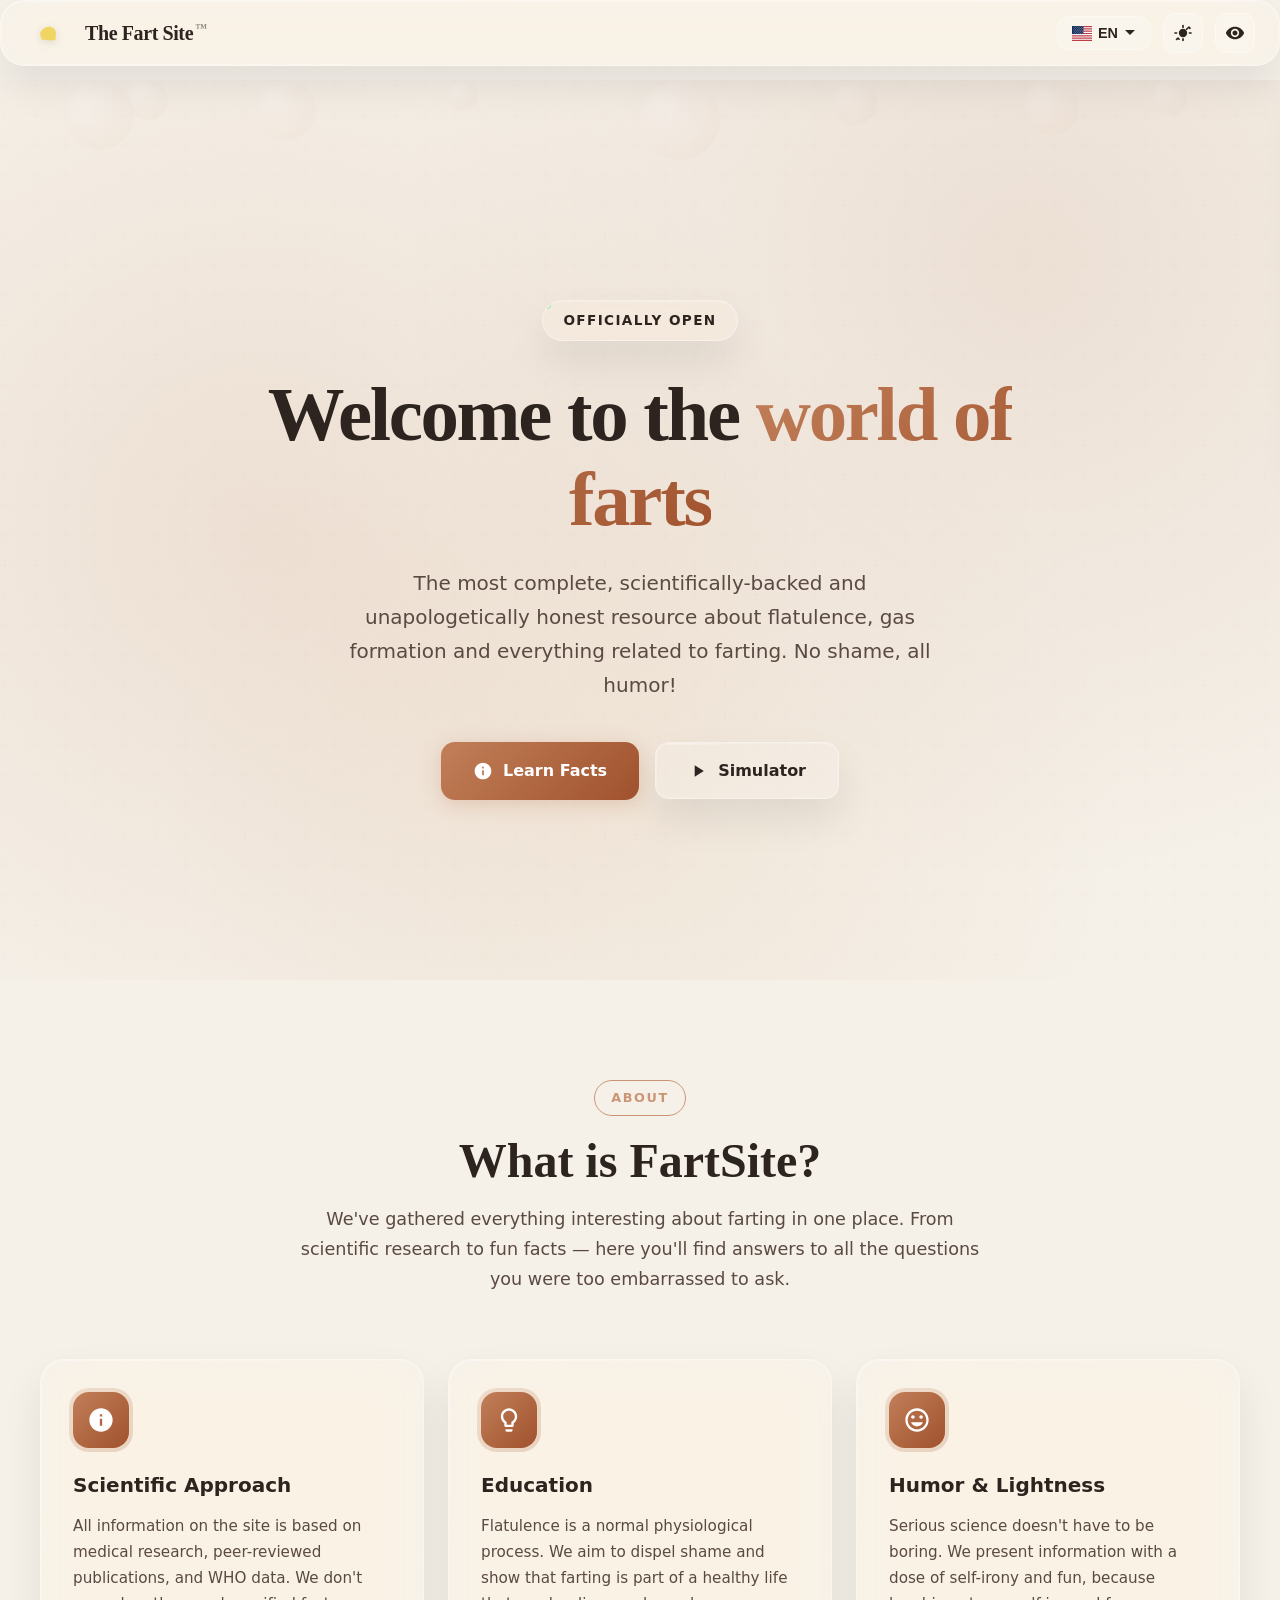
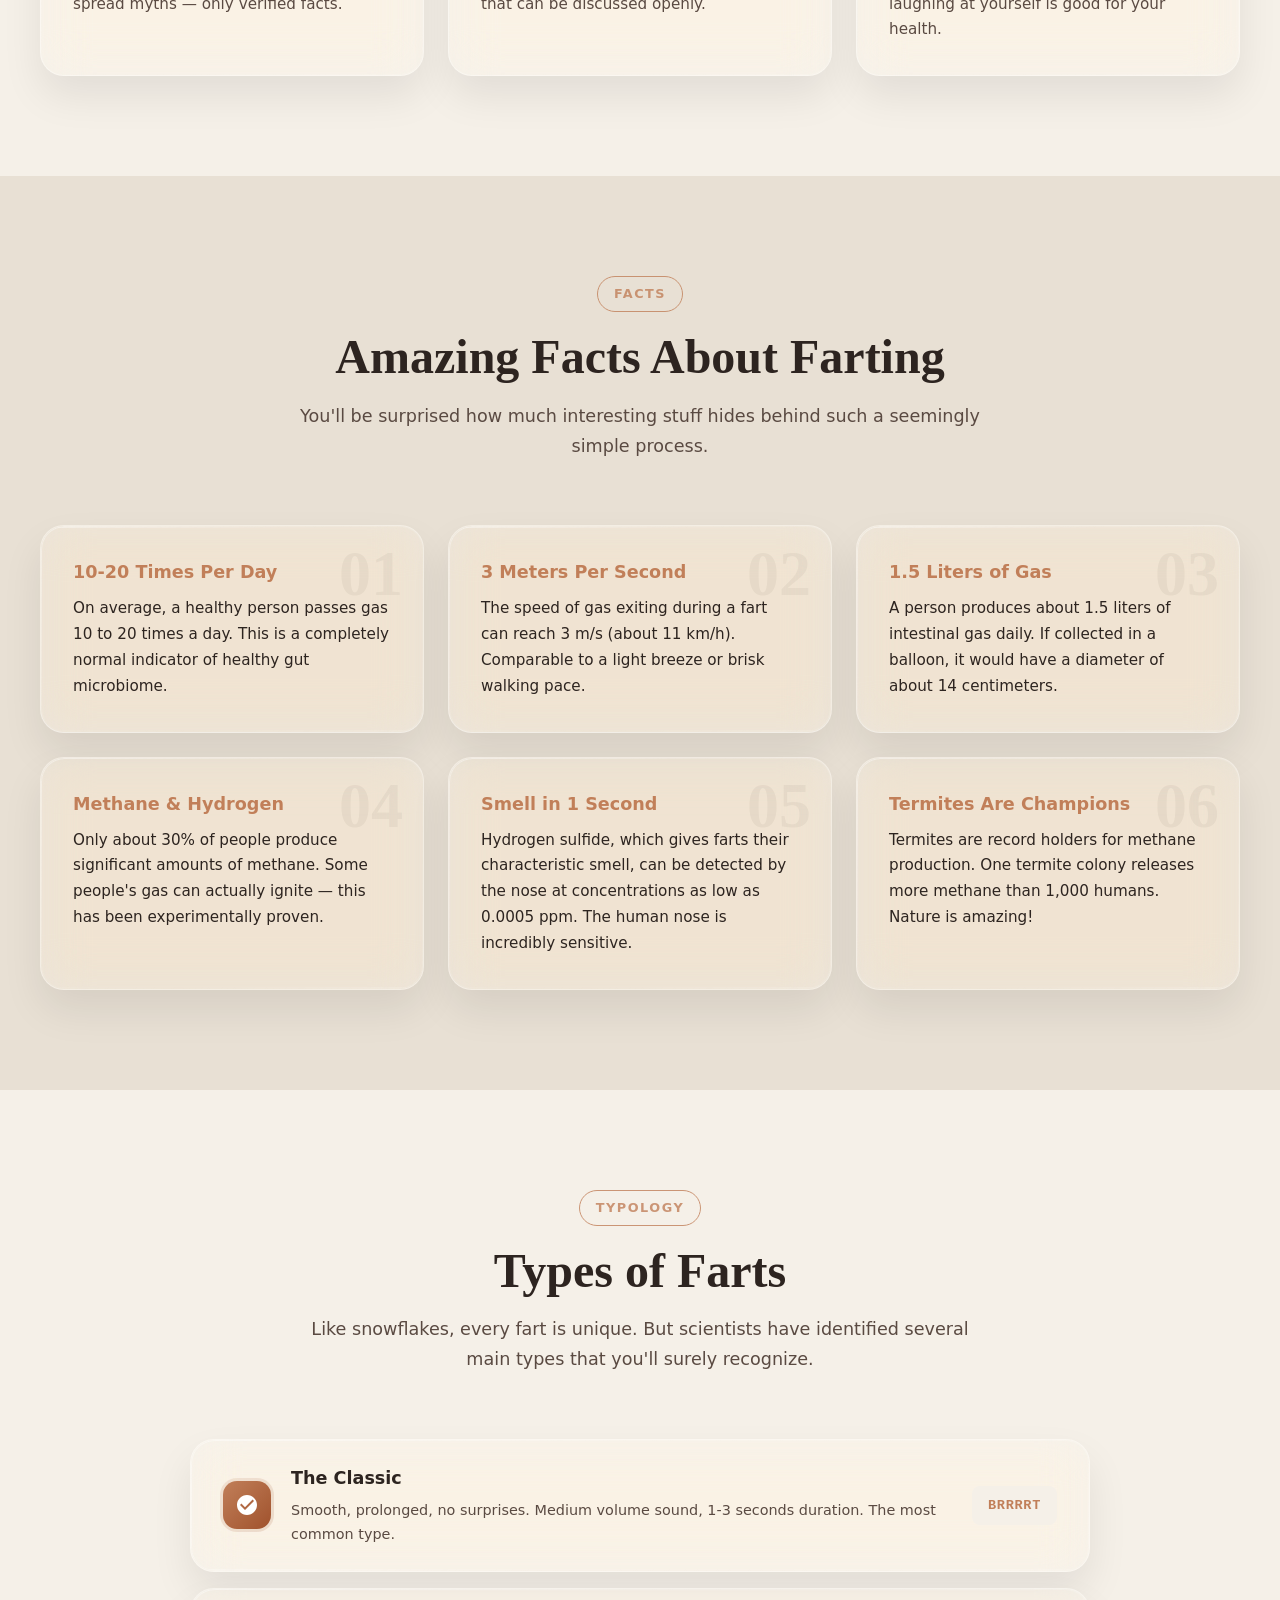
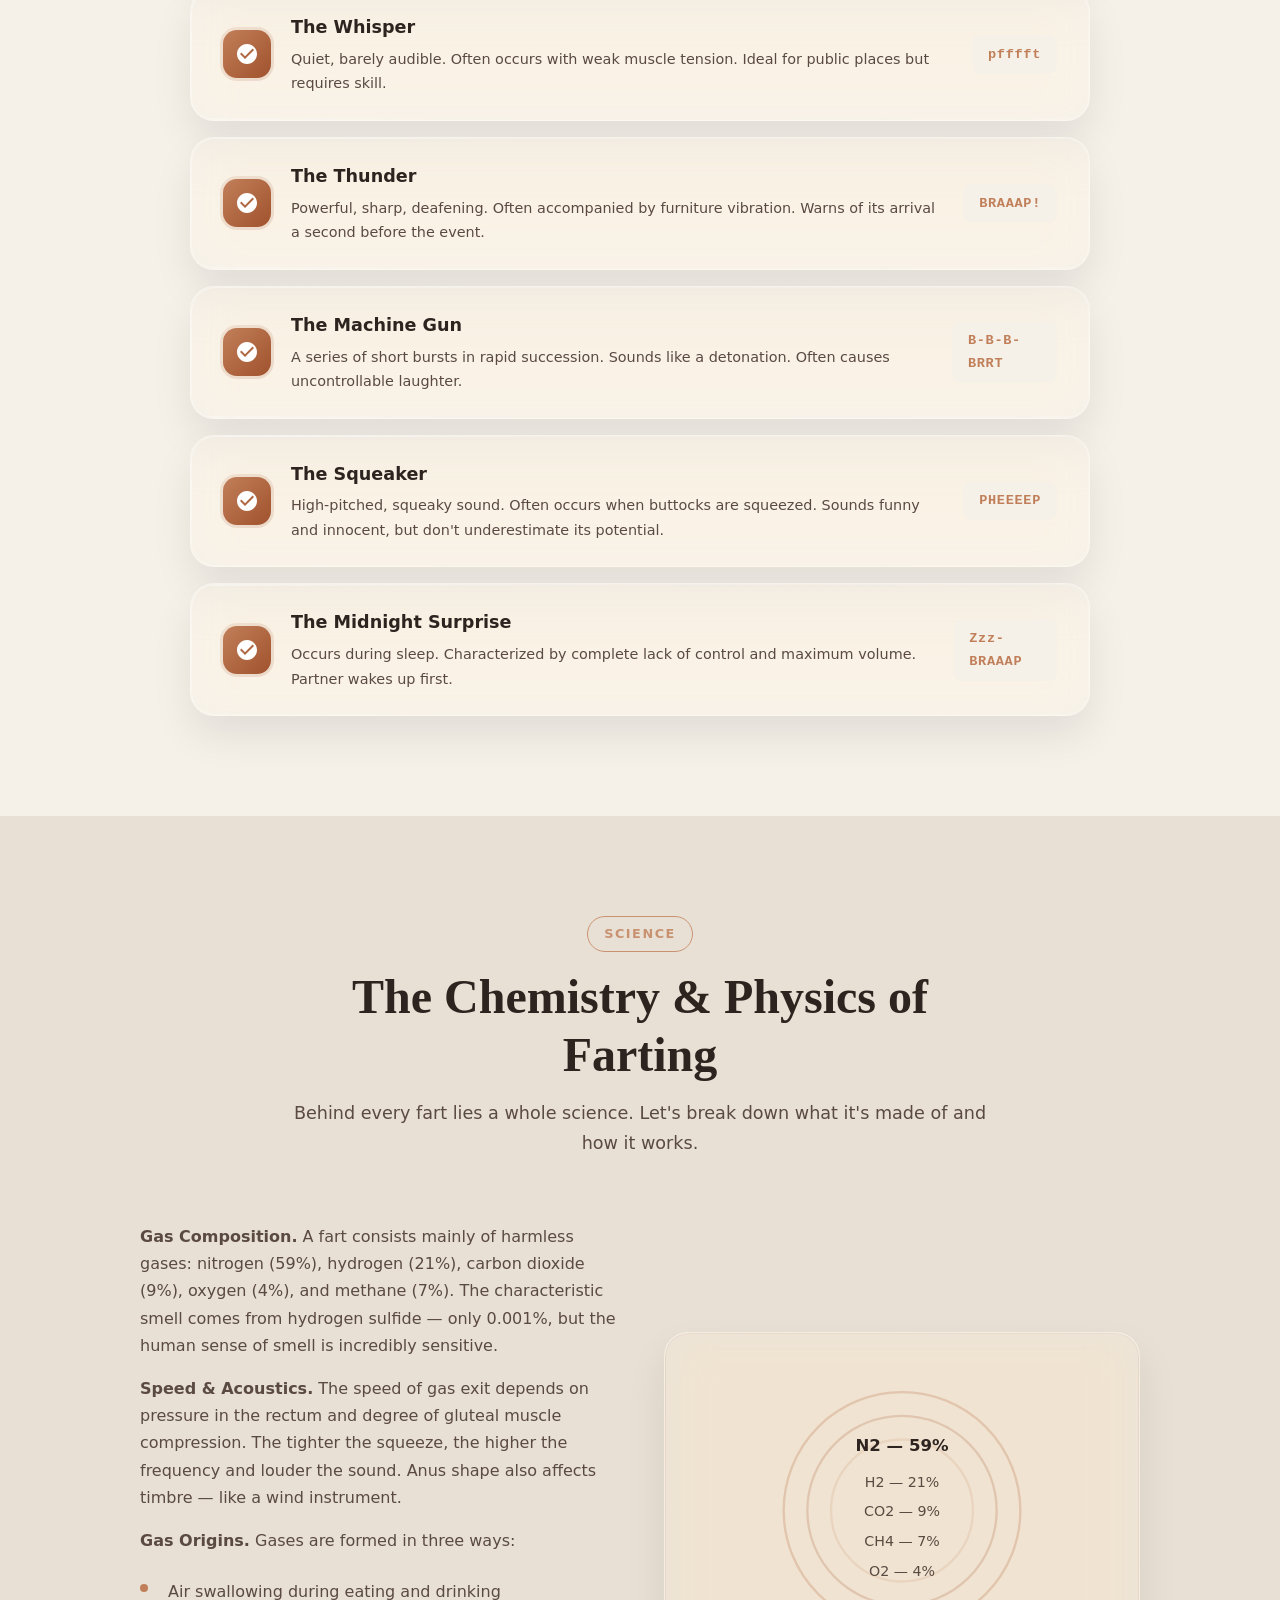
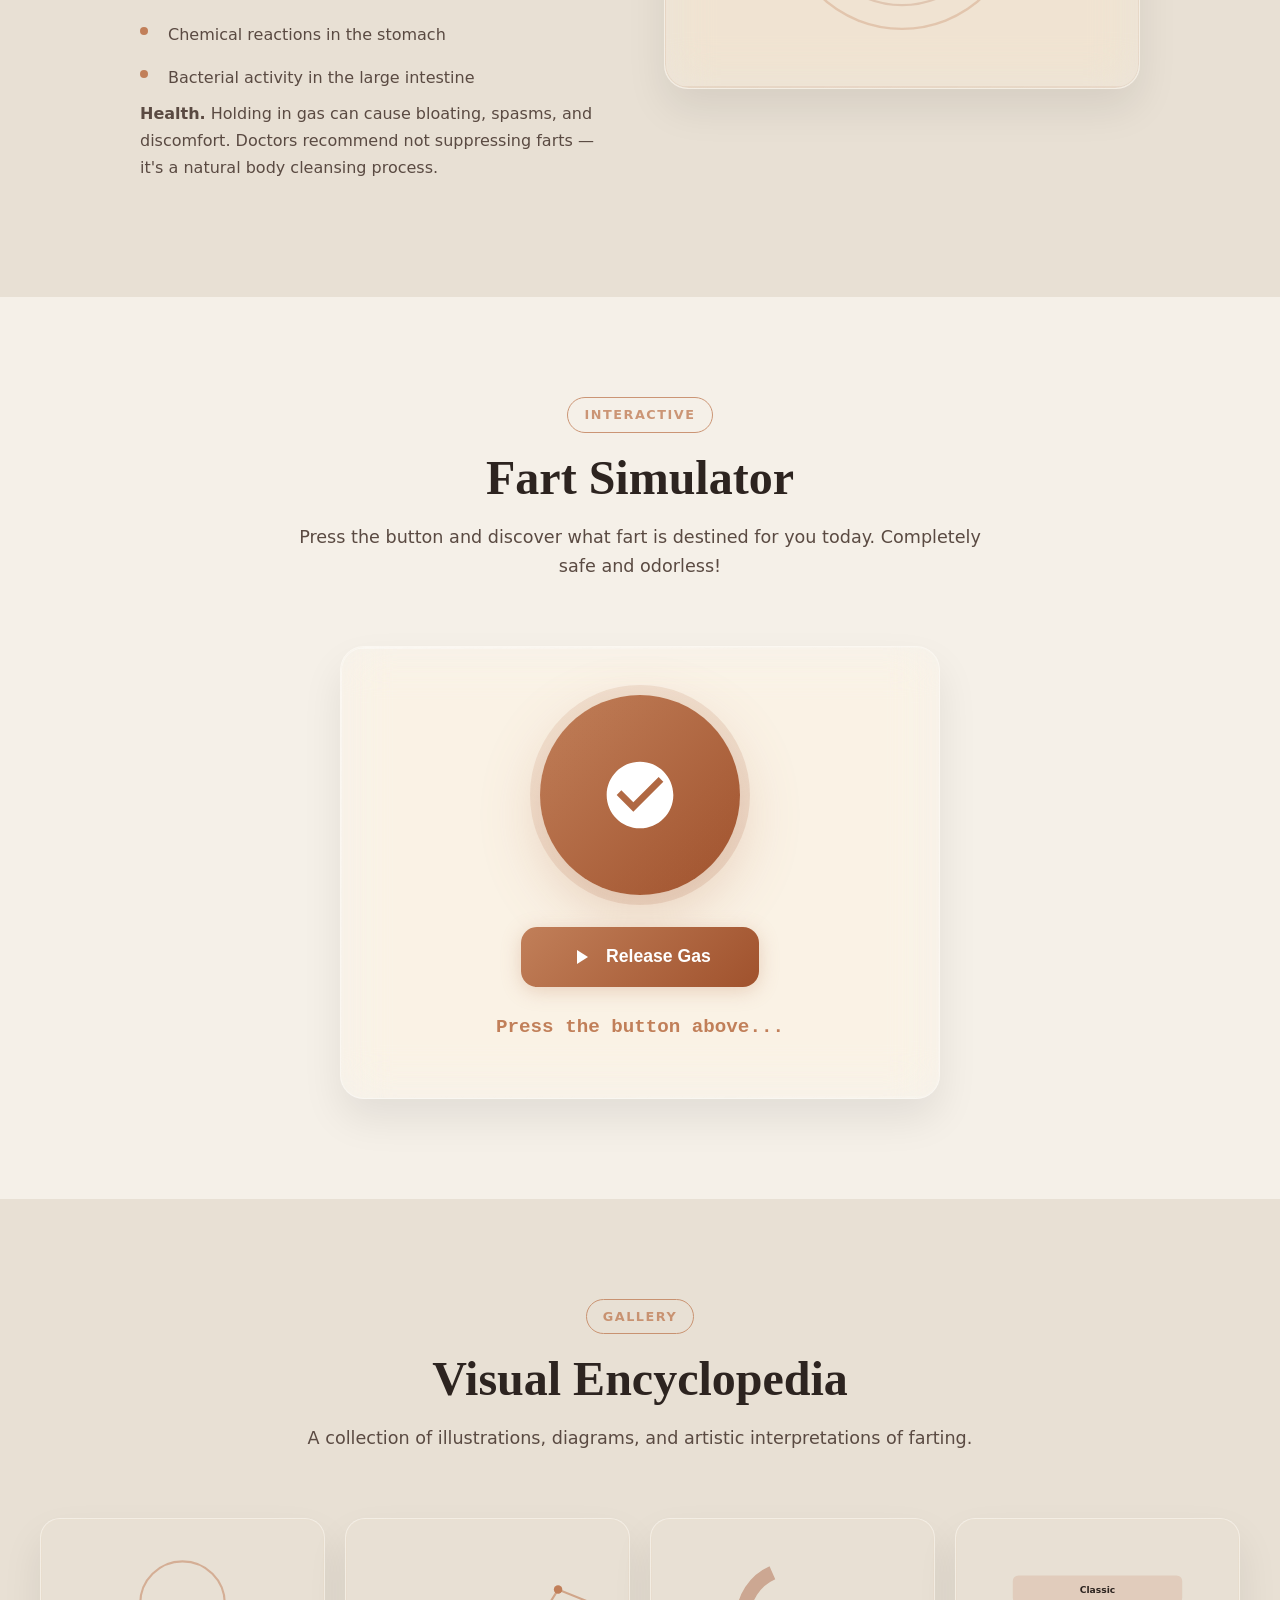
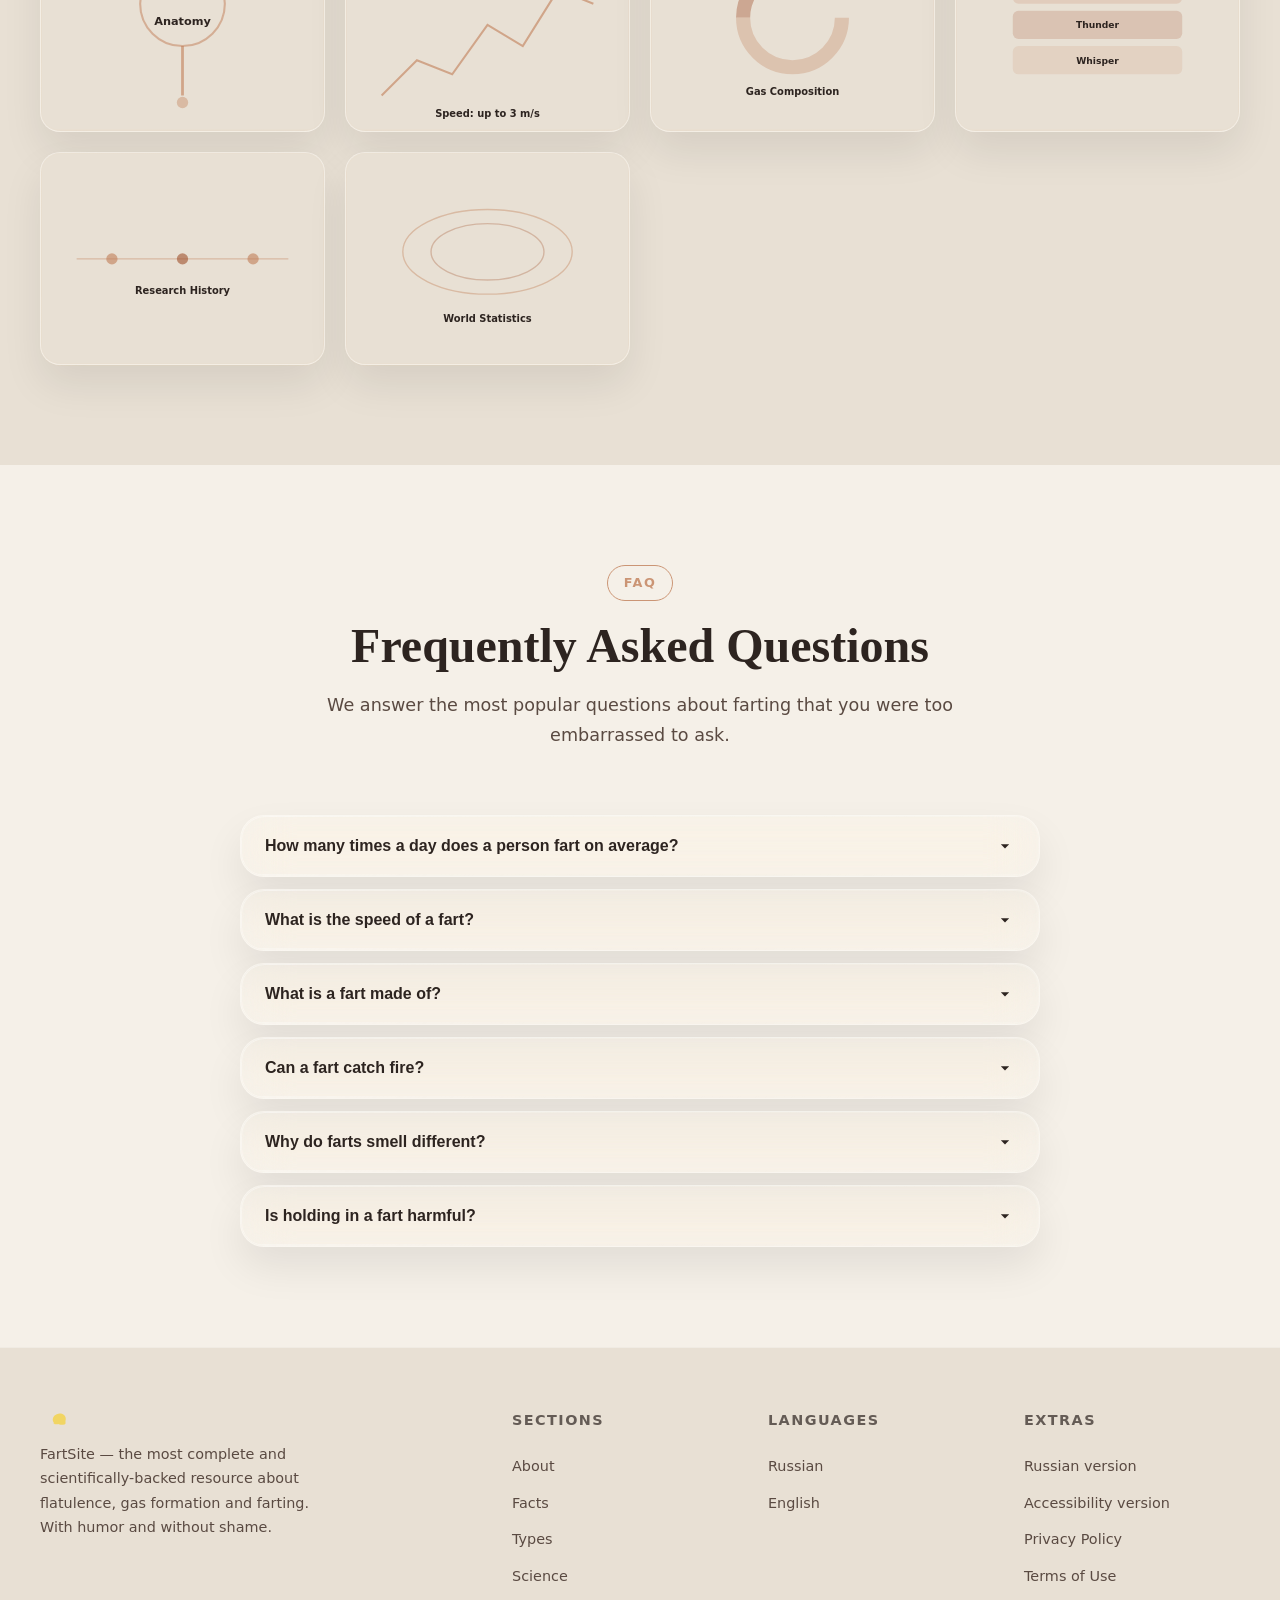
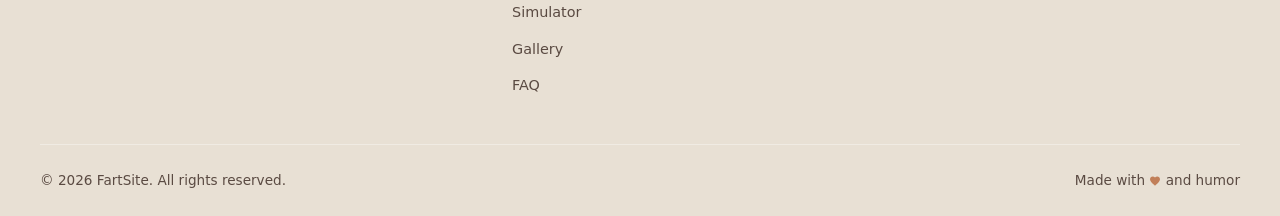
<file: en/index.html>
<!DOCTYPE html>
<html lang="en" dir="ltr">
<head>
<meta charset="UTF-8">
<meta name="viewport" content="width=device-width, initial-scale=1.0, maximum-scale=5.0, user-scalable=yes">
<meta http-equiv="X-UA-Compatible" content="IE=edge">
<meta name="color-scheme" content="light dark">
<meta name="theme-color" content="#c17f59" media="(prefers-color-scheme: light)">
<meta name="theme-color" content="#1a1512" media="(prefers-color-scheme: dark)">
<meta name="msapplication-TileColor" content="#c17f59">
<meta name="apple-mobile-web-app-capable" content="yes">
<meta name="apple-mobile-web-app-status-bar-style" content="black-translucent">
<meta name="apple-mobile-web-app-title" content="FartSite">
<meta name="application-name" content="FartSite">
<meta name="format-detection" content="telephone=no">
<meta name="referrer" content="strict-origin-when-cross-origin">
<meta name="robots" content="index, follow, max-image-preview:large, max-snippet:-1, max-video-preview:-1">
<meta name="googlebot" content="index, follow">
<meta name="bingbot" content="index, follow">

<title>FartSite — The Fart Encyclopedia | Everything About Flatulence & Gas</title>
<meta name="description" content="The most complete and scientifically-backed website about farting. Learn everything about flatulence, gas composition, fart speed, types of farts and more. Humor, science and facts!">
<meta name="keywords" content="fart, flatulence, gas, intestinal gas, methane, hydrogen sulfide, fart science, types of farts, fart speed, gas composition">
<meta name="author" content="FartSite Team">
<meta name="copyright" content="© 2026 FartSite">
<meta name="rating" content="mature">
<meta name="target" content="all">

<link rel="canonical" href="https://fartsite.github.io/en/">
<link rel="alternate" hreflang="ru" href="https://fartsite.github.io/">
<link rel="alternate" hreflang="en" href="https://fartsite.github.io/en/">
<link rel="alternate" hreflang="x-default" href="https://fartsite.github.io/">

<link rel="preconnect" href="https://fartsite.github.io">
<link rel="dns-prefetch" href="https://fartsite.github.io">

<!-- Favicons (all 57) -->
<link rel="icon" type="image/x-icon" href="../assets/favicon/favicon.ico">
<link rel="icon" type="image/png" sizes="16x16" href="../assets/favicon/favicon-16x16.png">
<link rel="icon" type="image/png" sizes="32x32" href="../assets/favicon/favicon-32x32.png">
<link rel="icon" type="image/png" sizes="48x48" href="../assets/favicon/favicon-48x48.png">
<link rel="icon" type="image/png" sizes="96x96" href="../assets/favicon/favicon-96x96.png">
<link rel="icon" type="image/png" sizes="120x120" href="../assets/favicon/favicon-120x120.png">
<link rel="icon" type="image/png" sizes="180x180" href="../assets/favicon/favicon-180x180.png">
<link rel="icon" type="image/webp" sizes="16x16" href="../assets/favicon/favicon-16x16.webp">
<link rel="icon" type="image/webp" sizes="32x32" href="../assets/favicon/favicon-32x32.webp">
<link rel="icon" type="image/webp" sizes="48x48" href="../assets/favicon/favicon-48x48.webp">
<link rel="icon" type="image/webp" sizes="120x120" href="../assets/favicon/favicon-120x120.webp">
<link rel="icon" type="image/webp" sizes="180x180" href="../assets/favicon/favicon-180x180.webp">
<link rel="icon" type="image/svg+xml" href="../assets/favicon/favicon.svg">
<link rel="shortcut icon" href="../assets/favicon/favicon.ico">
<link rel="apple-touch-icon" href="../assets/favicon/apple-touch-icon.png">
<link rel="apple-touch-icon" sizes="57x57" href="../assets/favicon/apple-touch-icon-57x57.png">
<link rel="apple-touch-icon" sizes="60x60" href="../assets/favicon/apple-touch-icon-60x60.png">
<link rel="apple-touch-icon" sizes="72x72" href="../assets/favicon/apple-touch-icon-72x72.png">
<link rel="apple-touch-icon" sizes="76x76" href="../assets/favicon/apple-touch-icon-76x76.png">
<link rel="apple-touch-icon" sizes="114x114" href="../assets/favicon/apple-touch-icon-114x114.png">
<link rel="apple-touch-icon" sizes="120x120" href="../assets/favicon/apple-touch-icon-120x120.png">
<link rel="apple-touch-icon" sizes="144x144" href="../assets/favicon/apple-touch-icon-144x144.png">
<link rel="apple-touch-icon" sizes="152x152" href="../assets/favicon/apple-touch-icon-152x152.png">
<link rel="apple-touch-icon" sizes="167x167" href="../assets/favicon/apple-touch-icon-167x167.png">
<link rel="apple-touch-icon" sizes="180x180" href="../assets/favicon/apple-touch-icon-180x180.png">
<link rel="icon" type="image/png" sizes="36x36" href="../assets/favicon/android-chrome-36x36.png">
<link rel="icon" type="image/png" sizes="48x48" href="../assets/favicon/android-chrome-48x48.png">
<link rel="icon" type="image/png" sizes="72x72" href="../assets/favicon/android-chrome-72x72.png">
<link rel="icon" type="image/png" sizes="96x96" href="../assets/favicon/android-chrome-96x96.png">
<link rel="icon" type="image/png" sizes="144x144" href="../assets/favicon/android-chrome-144x144.png">
<link rel="icon" type="image/png" sizes="168x168" href="../assets/favicon/android-chrome-168x168.png">
<link rel="icon" type="image/png" sizes="192x192" href="../assets/favicon/android-chrome-192x192.png">
<link rel="icon" type="image/png" sizes="256x256" href="../assets/favicon/android-chrome-256x256.png">
<link rel="icon" type="image/png" sizes="384x384" href="../assets/favicon/android-chrome-384x384.png">
<link rel="icon" type="image/png" sizes="512x512" href="../assets/favicon/android-chrome-512x512.png">
<link rel="icon" type="image/png" sizes="1024x1024" href="../assets/favicon/android-chrome-1024x1024.png">
<link rel="mask-icon" href="../assets/favicon/favicon.svg" color="#c17f59">
<link rel="manifest" href="../assets/favicon/site.webmanifest">
<meta name="msapplication-TileImage" content="../assets/favicon/mstile-70x70.png">
<meta name="msapplication-TileImage" content="../assets/favicon/mstile-150x150.png">
<meta name="msapplication-TileImage" content="../assets/favicon/mstile-310x310.png">
<link rel="apple-touch-icon-precomposed" href="../assets/favicon/apple-icon-57x57.png" sizes="57x57">
<link rel="apple-touch-icon-precomposed" href="../assets/favicon/apple-icon-60x60.png" sizes="60x60">
<link rel="apple-touch-icon-precomposed" href="../assets/favicon/apple-icon-72x72.png" sizes="72x72">
<link rel="apple-touch-icon-precomposed" href="../assets/favicon/apple-icon-76x76.png" sizes="76x76">
<link rel="apple-touch-icon-precomposed" href="../assets/favicon/apple-icon-114x114.png" sizes="114x114">
<link rel="apple-touch-icon-precomposed" href="../assets/favicon/apple-icon-120x120.png" sizes="120x120">
<link rel="apple-touch-icon-precomposed" href="../assets/favicon/apple-icon-144x144.png" sizes="144x144">
<link rel="apple-touch-icon-precomposed" href="../assets/favicon/apple-icon-152x152.png" sizes="152x152">
<link rel="apple-touch-icon-precomposed" href="../assets/favicon/apple-icon-180x180.png" sizes="180x180">
<link rel="apple-touch-icon-precomposed" href="../assets/favicon/android-icon-192x192.png" sizes="192x192">
<link rel="icon" type="image/png" sizes="192x192" href="../assets/favicon/maskable-icon-192x192.png">
<link rel="icon" type="image/png" sizes="512x512" href="../assets/favicon/maskable-icon-512x512.png">
<link rel="icon" type="image/png" sizes="1024x1024" href="../assets/favicon/maskable-icon-1024x1024.png">

<!-- Open Graph -->
<meta property="og:type" content="website">
<meta property="og:locale" content="en_US">
<meta property="og:locale:alternate" content="ru_RU">
<meta property="og:url" content="https://fartsite.github.io/en/">
<meta property="og:site_name" content="FartSite">
<meta property="og:title" content="FartSite — The Fart Encyclopedia">
<meta property="og:description" content="The most complete and scientifically-backed website about farting. Learn everything about flatulence, gas composition, fart speed and types of farts.">
<meta property="og:image" content="https://fartsite.github.io/assets/og-image-en.jpg">
<meta property="og:image:width" content="1200">
<meta property="og:image:height" content="630">
<meta property="og:image:type" content="image/jpeg">
<meta property="og:image:alt" content="FartSite — The Fart Encyclopedia">

<!-- Twitter -->
<meta name="twitter:card" content="summary_large_image">
<meta name="twitter:site" content="@fartsite">
<meta name="twitter:creator" content="@fartsite">
<meta name="twitter:url" content="https://fartsite.github.io/en/">
<meta name="twitter:title" content="FartSite — The Fart Encyclopedia">
<meta name="twitter:description" content="The most complete and scientifically-backed website about farting. Humor, science and facts!">
<meta name="twitter:image" content="https://fartsite.github.io/assets/og-image-en.jpg">
<meta name="twitter:image:alt" content="FartSite — The Fart Encyclopedia">
<meta name="twitter:label1" content="Reading time">
<meta name="twitter:data1" content="15 minutes">

<!-- Pinterest -->
<meta name="pinterest" content="nopin">
<meta property="pin:media" content="https://fartsite.github.io/assets/og-image-en.jpg">
<meta property="pin:description" content="FartSite — everything about flatulence, gas and farts">

<!-- LinkedIn -->
<meta property="linkedin:title" content="FartSite — The Fart Encyclopedia">
<meta property="linkedin:description" content="A popular science resource about flatulence and farting">
<meta property="linkedin:image" content="https://fartsite.github.io/assets/og-image-en.jpg">

<!-- Schema.org -->
<script type="application/ld+json">{"@context":"https://schema.org","@graph":[{"@type":"WebSite","@id":"https://fartsite.github.io/en/#website","url":"https://fartsite.github.io/en/","name":"FartSite","alternateName":["FartSite","The Fart Encyclopedia"],"description":"The most complete and scientifically-backed website about flatulence, gas formation and farting","inLanguage":["en-US","ru-RU"],"publisher":{"@id":"https://fartsite.github.io/en/#organization"}},{"@type":"Organization","@id":"https://fartsite.github.io/en/#organization","name":"FartSite","url":"https://fartsite.github.io/en/","logo":{"@type":"ImageObject","url":"https://fartsite.github.io/assets/favicon/android-chrome-512x512.png","width":512,"height":512},"sameAs":["https://twitter.com/fartsite","https://t.me/fartsite"]},{"@type":"WebPage","@id":"https://fartsite.github.io/en/#webpage","url":"https://fartsite.github.io/en/","name":"FartSite — The Fart Encyclopedia","isPartOf":{"@id":"https://fartsite.github.io/en/#website"},"about":{"@id":"https://fartsite.github.io/en/#organization"},"description":"The most complete and scientifically-backed website about farting. Learn everything about flatulence, gas composition, fart speed and types of farts.","inLanguage":"en-US"},{"@type":"Article","@id":"https://fartsite.github.io/en/#article","isPartOf":{"@id":"https://fartsite.github.io/en/#webpage"},"author":{"@id":"https://fartsite.github.io/en/#organization"},"headline":"The Fart Encyclopedia — everything about flatulence","description":"A popular science article about farting, its causes, types and interesting facts","image":"https://fartsite.github.io/assets/og-image-en.jpg","inLanguage":"en-US","datePublished":"2026-01-15T00:00:00+00:00","dateModified":"2026-07-07T00:00:00+00:00","mainEntityOfPage":{"@id":"https://fartsite.github.io/en/#webpage"}},{"@type":"FAQPage","mainEntity":[{"@type":"Question","name":"How many times a day does a person fart on average?","acceptedAnswer":{"@type":"Answer","text":"On average, a healthy person passes gas 10 to 20 times a day. This is a completely normal physiological process."}},{"@type":"Question","name":"What is the speed of a fart?","acceptedAnswer":{"@type":"Answer","text":"The speed of gas exiting during a fart can reach 3 meters per second (about 11 km/h), comparable to a light breeze."}},{"@type":"Question","name":"What is a fart made of?","acceptedAnswer":{"@type":"Answer","text":"A fart consists mainly of nitrogen (59%), oxygen (4%), carbon dioxide (9%), hydrogen (21%) and methane (7%). It also contains hydrogen sulfide, which gives it its characteristic smell."}}]}]}</script>

<script type="application/ld+json">{"@context":"https://schema.org","@type":"BreadcrumbList","itemListElement":[{"@type":"ListItem","position":1,"name":"Home","item":"https://fartsite.github.io/en/"}]}</script>

<link rel="stylesheet" href="../style.css">
</head>
<body>
<header class="site-header liquid-glass">
  <a href="/en/" class="logo-link" aria-label="Home">
    <svg xmlns="http://www.w3.org/2000/svg" width="48" height="27" viewBox="0 0 2048 1142" preserveAspectRatio="xMidYMid meet" style="display:block;"><path fill="rgb(241,213,99)" d="M700.26 747.191C663.916 711.997 647.565 654.564 646.721 605.13A254.12 254.12 0 0 1 718.891 420.989C747.087 391.848 774.969 376.236 809.457 356.523C823.862 348.289 838.768 333.267 853.864 324.291C1035.29 216.409 1303.24 311.859 1321.45 537.419C1324.62 576.725 1323.06 618.926 1309.46 656.996C1307.27 663.124 1306.54 667.671 1307.56 674.122C1313.49 721.357 1315.24 770.386 1305.33 817.201C1304.52 821.046 1302.54 832.981 1300.69 835.497L1298.72 835.962C1296.98 834.512 1296.44 834.103 1295.04 832.352C1291.22 832.923 1287.17 838.391 1282.58 840.17C1268.15 845.791 1252.68 853.166 1237.77 857.201C1157.14 879.012 1071.86 872.63 990.987 855.552C980.967 853.436 971.28 849.468 962.22 844.766C962.462 847.67 962.865 848.899 961.444 851.42L959.898 851.223C955.154 846.717 953.362 840.884 951.62 834.791C939.71 840.14 935.565 841.166 922.719 843.579C870.474 854.582 828.316 848.499 776.128 842.338C760.015 840.437 715.761 830.628 705.655 817.357C704.57 820.043 704.367 821.249 702.075 823.042L700.45 823.011C692.916 811.766 694.721 772.299 697.534 758.027A102 102 0 0 1 700.26 747.191Z"/></svg>
    <span class="logo-text">The Fart Site</span>
  </a>

  <nav class="nav-controls" aria-label="Site controls">
    <div class="lang-dropdown" role="menu" aria-label="Language selection">
      <button class="lang-toggle" aria-haspopup="true" aria-expanded="false">
        <span style="display:inline-block;width:20px;height:15px;vertical-align:middle"><svg xmlns="http://www.w3.org/2000/svg" viewBox="0 0 640 480" width="20" height="15" focusable="false" aria-hidden="true" style="width:20px;height:15px"><path fill="#bd3d44" d="M0 0h640v480H0"/><path stroke="#fff" stroke-width="37" d="M0 55.3h640M0 129h640M0 203h640M0 277h640M0 351h640M0 425h640"/><path fill="#192f5d" d="M0 0h364.8v258.5H0"/><marker id="us-a" markerHeight="30" markerWidth="30"><path fill="#fff" d="m14 0 9 27L0 10h28L5 27z"/></marker><path fill="none" marker-mid="url(#us-a)" d="m0 0 16 11h61 61 61 61 60L47 37h61 61 60 61L16 63h61 61 61 61 60L47 89h61 61 60 61L16 115h61 61 61 61 60L47 141h61 61 60 61L16 166h61 61 61 61 60L47 192h61 61 60 61L16 218h61 61 61 61 60z"/></svg></span>
        <span>EN</span>
        <svg width="12" height="12" viewBox="0 0 12 12" fill="currentColor" aria-hidden="true"><path d="M6 8L1 3h10z"/></svg>
      </button>
      <div class="lang-menu" role="menu">
        <a href="/" class="lang-item" role="menuitem" data-lang="ru">
          <svg xmlns="http://www.w3.org/2000/svg" viewBox="0 0 640 480" width="20" height="15" focusable="false" aria-hidden="true" style="width:20px;height:15px"><path fill="#fff" d="M0 0h640v160H0z"/><path fill="#0039a6" d="M0 160h640v160H0z"/><path fill="#d52b1e" d="M0 320h640v160H0z"/></svg>
          <span>Русский</span>
        </a>
        <a href="/en/" class="lang-item active" role="menuitem" data-lang="en" aria-current="true">
          <span style="display:inline-block;width:20px;height:15px;vertical-align:middle"><svg xmlns="http://www.w3.org/2000/svg" viewBox="0 0 640 480" width="20" height="15" focusable="false" aria-hidden="true" style="width:20px;height:15px"><path fill="#bd3d44" d="M0 0h640v480H0"/><path stroke="#fff" stroke-width="37" d="M0 55.3h640M0 129h640M0 203h640M0 277h640M0 351h640M0 425h640"/><path fill="#192f5d" d="M0 0h364.8v258.5H0"/><marker id="us-a" markerHeight="30" markerWidth="30"><path fill="#fff" d="m14 0 9 27L0 10h28L5 27z"/></marker><path fill="none" marker-mid="url(#us-a)" d="m0 0 16 11h61 61 61 61 60L47 37h61 61 60 61L16 63h61 61 61 61 60L47 89h61 61 60 61L16 115h61 61 61 61 60L47 141h61 61 60 61L16 166h61 61 61 61 60L47 192h61 61 60 61L16 218h61 61 61 61 60z"/></svg></span>
          <span>English</span>
        </a>
      </div>
    </div>

    <div class="theme-switcher" aria-label="Theme switcher">
      <button id="themeBtn" class="btn-icon" aria-label="Choose theme" aria-haspopup="true">
        <svg viewBox="0 0 24 24" aria-hidden="true"><path d="M12 2a1 1 0 011 1v2a1 1 0 11-2 0V3a1 1 0 011-1zm0 16a1 1 0 011 1v2a1 1 0 11-2 0v-2a1 1 0 011-1zm9.657-7a1 1 0 010 2h-2a1 1 0 110-2h2zM4.343 11a1 1 0 010 2H2.343a1 1 0 110-2h2zm14.142-5.657a1 1 0 010 1.414l-1.414 1.414a1 1 0 01-1.414-1.414l1.414-1.414a1 1 0 011.414 0zM6.343 17.657a1 1 0 010 1.414l-1.414 1.414a1 1 0 01-1.414-1.414l1.414-1.414a1 1 0 011.414 0zM18.364 4.222a1 1 0 011.414 0l1.414 1.414a1 1 0 01-1.414 1.414l-1.414-1.414a1 1 0 010-1.414zM5.222 17.364a1 1 0 011.414 0l1.414 1.414a1 1 0 01-1.414 1.414l-1.414-1.414a1 1 0 010-1.414zM12 7a5 5 0 100 10 5 5 0 000-10z"/></svg>
      </button>
      <div class="theme-menu" role="menu">
        <div class="theme-option" data-theme="system" role="menuitem"><svg width="16" height="16" viewBox="0 0 16 16" fill="currentColor"><path d="M8 1a7 7 0 100 14A7 7 0 008 1zM2 8a6 6 0 1112 0A6 6 0 012 8z"/></svg> System</div>
        <div class="theme-option" data-theme="light" role="menuitem"><svg width="16" height="16" viewBox="0 0 16 16" fill="currentColor"><path d="M8 11a3 3 0 100-6 3 3 0 000 6zM8 0a.5.5 0 01.5.5v2a.5.5 0 01-1 0v-2A.5.5 0 018 0zm0 13a.5.5 0 01.5.5v2a.5.5 0 01-1 0v-2A.5.5 0 018 13zm8-5a.5.5 0 01-.5.5h-2a.5.5 0 010-1h2a.5.5 0 01.5.5zM3 8a.5.5 0 01-.5.5h-2a.5.5 0 010-1h2A.5.5 0 013 8zm10.657-5.657a.5.5 0 010 .707l-1.414 1.415a.5.5 0 11-.707-.708l1.414-1.414a.5.5 0 01.707 0zm-9.193 9.193a.5.5 0 010 .707L3.05 13.657a.5.5 0 01-.707-.707l1.414-1.414a.5.5 0 01.707 0zm9.193 2.121a.5.5 0 01-.707 0l-1.414-1.414a.5.5 0 01.707-.707l1.414 1.414a.5.5 0 010 .707zM4.464 4.465a.5.5 0 01-.707 0L2.343 3.05a.5.5 0 11.707-.707l1.414 1.414a.5.5 0 010 .708z"/></svg> Light</div>
        <div class="theme-option" data-theme="dark" role="menuitem"><svg width="16" height="16" viewBox="0 0 16 16" fill="currentColor"><path d="M6 .278a.768.768 0 01.08.828 7.208 7.208 0 00-.878 3.46c0 4.021 3.278 7.277 7.318 7.277.527 0 1.04-.055 1.533-.16a.787.787 0 01.81.316.733.733 0 01-.031.893A8.349 8.349 0 018.344 16C3.734 16 0 12.286 0 7.71 0 4.266 2.114 1.312 5.124.06A.752.752 0 016 .278z"/></svg> Dark</div>
      </div>
    </div>

    <button id="bviBtn" class="btn-icon" aria-label="Accessibility panel" title="Accessibility version">
      <svg viewBox="0 0 24 24" aria-hidden="true"><path d="M12 4.5C7 4.5 2.73 7.61 1 12c1.73 4.39 6 7.5 11 7.5s9.27-3.11 11-7.5c-1.73-4.39-6-7.5-11-7.5zM12 17c-2.76 0-5-2.24-5-5s2.24-5 5-5 5 2.24 5 5-2.24 5-5 5zm0-8c-1.66 0-3 1.34-3 3s1.34 3 3 3 3-1.34 3-3-1.34-3-3-3z"/></svg>
    </button>

    <button id="viewToggleBtn" class="btn-icon view-toggle-btn" aria-label="Toggle view">
      <svg viewBox="0 0 24 24" aria-hidden="true"><path d="M4 4h16v12H4z" opacity=".3"/><path d="M20 18H4v2h16v-2z"/><path d="M6 22h12v2H6z"/></svg>
    </button>
  </nav>
</header>

<aside class="bvi-panel liquid-glass" id="bviPanel" aria-label="Accessibility panel">
  <h3><svg width="20" height="20" viewBox="0 0 24 24" fill="currentColor" style="vertical-align:middle;margin-right:6px"><path d="M12 4.5C7 4.5 2.73 7.61 1 12c1.73 4.39 6 7.5 11 7.5s9.27-3.11 11-7.5c-1.73-4.39-6-7.5-11-7.5zM12 17c-2.76 0-5-2.24-5-5s2.24-5 5-5 5 2.24 5 5-2.24 5-5 5zm0-8c-1.66 0-3 1.34-3 3s1.34 3 3 3 3-1.34 3-3-1.34-3-3-3z"/></svg> Accessibility</h3>
  <div class="bvi-group" data-setting="font">
    <label>Font Size</label>
    <div class="bvi-buttons">
      <button class="bvi-btn" data-value="normal">A</button>
      <button class="bvi-btn" data-value="large">A+</button>
      <button class="bvi-btn" data-value="xlarge">A++</button>
    </div>
  </div>
  <div class="bvi-group" data-setting="spacing">
    <label>Letter Spacing</label>
    <div class="bvi-buttons">
      <button class="bvi-btn" data-value="normal">Normal</button>
      <button class="bvi-btn" data-value="wide">Wide</button>
    </div>
  </div>
  <div class="bvi-group" data-setting="line">
    <label>Line Height</label>
    <div class="bvi-buttons">
      <button class="bvi-btn" data-value="normal">Normal</button>
      <button class="bvi-btn" data-value="wide">Wide</button>
    </div>
  </div>
  <div class="bvi-group" data-setting="images">
    <label>Images</label>
    <div class="bvi-buttons">
      <button class="bvi-btn" data-value="on">On</button>
      <button class="bvi-btn" data-value="off">Off</button>
    </div>
  </div>
</aside>

<main>
  <section class="hero" aria-label="Main banner">
    <div class="hero-bg" aria-hidden="true"></div>
    <div class="bubbles" aria-hidden="true">
      <div class="bubble"></div><div class="bubble"></div><div class="bubble"></div>
      <div class="bubble"></div><div class="bubble"></div><div class="bubble"></div>
      <div class="bubble"></div><div class="bubble"></div>
    </div>
    <div class="hero-content">
      <div class="hero-badge liquid-glass">Officially Open</div>
      <h1 class="hero-title">Welcome to the <span>world of farts</span></h1>
      <p class="hero-desc">The most complete, scientifically-backed and unapologetically honest resource about flatulence, gas formation and everything related to farting. No shame, all humor!</p>
      <div class="hero-actions">
        <a href="#facts" class="btn-primary liquid-glass">
          <svg width="20" height="20" viewBox="0 0 24 24" fill="currentColor"><path d="M12 2C6.48 2 2 6.48 2 12s4.48 10 10 10 10-4.48 10-10S17.52 2 12 2zm1 15h-2v-6h2v6zm0-8h-2V7h2v2z"/></svg>
          Learn Facts
        </a>
        <a href="#simulator" class="btn-secondary liquid-glass">
          <svg width="20" height="20" viewBox="0 0 24 24" fill="currentColor"><path d="M8 5v14l11-7z"/></svg>
          Simulator
        </a>
      </div>
    </div>
  </section>


  <section class="section" id="about" aria-labelledby="about-title">
    <div class="section-header reveal">
      <span class="section-label">About</span>
      <h2 class="section-title" id="about-title">What is FartSite?</h2>
      <p class="section-desc">We've gathered everything interesting about farting in one place. From scientific research to fun facts — here you'll find answers to all the questions you were too embarrassed to ask.</p>
    </div>
    <div class="cards-grid">
      <article class="card liquid-glass reveal" itemscope itemtype="https://schema.org/Article">
        <div class="card-icon"><svg viewBox="0 0 24 24"><path d="M12 2C6.48 2 2 6.48 2 12s4.48 10 10 10 10-4.48 10-10S17.52 2 12 2zm1 15h-2v-6h2v6zm0-8h-2V7h2v2z"/></svg></div>
        <h3 itemprop="headline">Scientific Approach</h3>
        <p itemprop="description">All information on the site is based on medical research, peer-reviewed publications, and WHO data. We don't spread myths — only verified facts.</p>
      </article>
      <article class="card liquid-glass reveal" itemscope itemtype="https://schema.org/Article">
        <div class="card-icon"><svg viewBox="0 0 24 24"><path d="M9 21c0 .55.45 1 1 1h4c.55 0 1-.45 1-1v-1H9v1zm3-19C8.14 2 5 5.14 5 9c0 2.38 1.19 4.47 3 5.74V17c0 .55.45 1 1 1h6c.55 0 1-.45 1-1v-2.26c1.81-1.27 3-3.36 3-5.74 0-3.86-3.14-7-7-7zm2.85 11.1l-.85.6V16h-4v-2.3l-.85-.6A4.997 4.997 0 017 9c0-2.76 2.24-5 5-5s5 2.24 5 5c0 1.63-.8 3.16-2.15 4.1z"/></svg></div>
        <h3 itemprop="headline">Education</h3>
        <p itemprop="description">Flatulence is a normal physiological process. We aim to dispel shame and show that farting is part of a healthy life that can be discussed openly.</p>
      </article>
      <article class="card liquid-glass reveal" itemscope itemtype="https://schema.org/Article">
        <div class="card-icon"><svg viewBox="0 0 24 24"><path d="M11.99 2C6.47 2 2 6.48 2 12s4.47 10 9.99 10C17.52 22 22 17.52 22 12S17.52 2 11.99 2zM12 20c-4.42 0-8-3.58-8-8s3.58-8 8-8 8 3.58 8 8-3.58 8-8 8zm3.5-9c.83 0 1.5-.67 1.5-1.5S16.33 8 15.5 8 14 8.67 14 9.5s.67 1.5 1.5 1.5zm-7 0c.83 0 1.5-.67 1.5-1.5S9.33 8 8.5 8 7 8.67 7 9.5 7.67 11 8.5 11zm3.5 6.5c2.33 0 4.31-1.46 5.11-3.5H6.89c.8 2.04 2.78 3.5 5.11 3.5z"/></svg></div>
        <h3 itemprop="headline">Humor & Lightness</h3>
        <p itemprop="description">Serious science doesn't have to be boring. We present information with a dose of self-irony and fun, because laughing at yourself is good for your health.</p>
      </article>
    </div>
  </section>

  <section class="section section-alt" id="facts" aria-labelledby="facts-title">
    <div class="section-header reveal">
      <span class="section-label">Facts</span>
      <h2 class="section-title" id="facts-title">Amazing Facts About Farting</h2>
      <p class="section-desc">You'll be surprised how much interesting stuff hides behind such a seemingly simple process.</p>
    </div>
    <div class="cards-grid">
      <article class="fact-card liquid-glass reveal" itemscope itemtype="https://schema.org/Article">
        <span class="fact-number" aria-hidden="true">01</span>
        <h3 itemprop="headline">10-20 Times Per Day</h3>
        <p itemprop="description">On average, a healthy person passes gas 10 to 20 times a day. This is a completely normal indicator of healthy gut microbiome.</p>
      </article>
      <article class="fact-card liquid-glass reveal" itemscope itemtype="https://schema.org/Article">
        <span class="fact-number" aria-hidden="true">02</span>
        <h3 itemprop="headline">3 Meters Per Second</h3>
        <p itemprop="description">The speed of gas exiting during a fart can reach 3 m/s (about 11 km/h). Comparable to a light breeze or brisk walking pace.</p>
      </article>
      <article class="fact-card liquid-glass reveal" itemscope itemtype="https://schema.org/Article">
        <span class="fact-number" aria-hidden="true">03</span>
        <h3 itemprop="headline">1.5 Liters of Gas</h3>
        <p itemprop="description">A person produces about 1.5 liters of intestinal gas daily. If collected in a balloon, it would have a diameter of about 14 centimeters.</p>
      </article>
      <article class="fact-card liquid-glass reveal" itemscope itemtype="https://schema.org/Article">
        <span class="fact-number" aria-hidden="true">04</span>
        <h3 itemprop="headline">Methane & Hydrogen</h3>
        <p itemprop="description">Only about 30% of people produce significant amounts of methane. Some people's gas can actually ignite — this has been experimentally proven.</p>
      </article>
      <article class="fact-card liquid-glass reveal" itemscope itemtype="https://schema.org/Article">
        <span class="fact-number" aria-hidden="true">05</span>
        <h3 itemprop="headline">Smell in 1 Second</h3>
        <p itemprop="description">Hydrogen sulfide, which gives farts their characteristic smell, can be detected by the nose at concentrations as low as 0.0005 ppm. The human nose is incredibly sensitive.</p>
      </article>
      <article class="fact-card liquid-glass reveal" itemscope itemtype="https://schema.org/Article">
        <span class="fact-number" aria-hidden="true">06</span>
        <h3 itemprop="headline">Termites Are Champions</h3>
        <p itemprop="description">Termites are record holders for methane production. One termite colony releases more methane than 1,000 humans. Nature is amazing!</p>
      </article>
    </div>
  </section>

  <section class="section" id="types" aria-labelledby="types-title">
    <div class="section-header reveal">
      <span class="section-label">Typology</span>
      <h2 class="section-title" id="types-title">Types of Farts</h2>
      <p class="section-desc">Like snowflakes, every fart is unique. But scientists have identified several main types that you'll surely recognize.</p>
    </div>
    <div class="types-list">
      <div class="type-item liquid-glass reveal">
        <div class="type-emoji-box"><svg viewBox="0 0 24 24"><path d="M12 2C6.48 2 2 6.48 2 12s4.48 10 10 10 10-4.48 10-10S17.52 2 12 2zm-2 15l-5-5 1.41-1.41L10 14.17l7.59-7.59L19 8l-9 9z"/></svg></div>
        <div class="type-info">
          <h4>The Classic</h4>
          <p>Smooth, prolonged, no surprises. Medium volume sound, 1-3 seconds duration. The most common type.</p>
        </div>
        <span class="type-sound">BRRRRT</span>
      </div>
      <div class="type-item liquid-glass reveal">
        <div class="type-emoji-box"><svg viewBox="0 0 24 24"><path d="M12 2C6.48 2 2 6.48 2 12s4.48 10 10 10 10-4.48 10-10S17.52 2 12 2zm-2 15l-5-5 1.41-1.41L10 14.17l7.59-7.59L19 8l-9 9z"/></svg></div>
        <div class="type-info">
          <h4>The Whisper</h4>
          <p>Quiet, barely audible. Often occurs with weak muscle tension. Ideal for public places but requires skill.</p>
        </div>
        <span class="type-sound">pfffft</span>
      </div>
      <div class="type-item liquid-glass reveal">
        <div class="type-emoji-box"><svg viewBox="0 0 24 24"><path d="M12 2C6.48 2 2 6.48 2 12s4.48 10 10 10 10-4.48 10-10S17.52 2 12 2zm-2 15l-5-5 1.41-1.41L10 14.17l7.59-7.59L19 8l-9 9z"/></svg></div>
        <div class="type-info">
          <h4>The Thunder</h4>
          <p>Powerful, sharp, deafening. Often accompanied by furniture vibration. Warns of its arrival a second before the event.</p>
        </div>
        <span class="type-sound">BRAAAP!</span>
      </div>
      <div class="type-item liquid-glass reveal">
        <div class="type-emoji-box"><svg viewBox="0 0 24 24"><path d="M12 2C6.48 2 2 6.48 2 12s4.48 10 10 10 10-4.48 10-10S17.52 2 12 2zm-2 15l-5-5 1.41-1.41L10 14.17l7.59-7.59L19 8l-9 9z"/></svg></div>
        <div class="type-info">
          <h4>The Machine Gun</h4>
          <p>A series of short bursts in rapid succession. Sounds like a detonation. Often causes uncontrollable laughter.</p>
        </div>
        <span class="type-sound">B-B-B-BRRT</span>
      </div>
      <div class="type-item liquid-glass reveal">
        <div class="type-emoji-box"><svg viewBox="0 0 24 24"><path d="M12 2C6.48 2 2 6.48 2 12s4.48 10 10 10 10-4.48 10-10S17.52 2 12 2zm-2 15l-5-5 1.41-1.41L10 14.17l7.59-7.59L19 8l-9 9z"/></svg></div>
        <div class="type-info">
          <h4>The Squeaker</h4>
          <p>High-pitched, squeaky sound. Often occurs when buttocks are squeezed. Sounds funny and innocent, but don't underestimate its potential.</p>
        </div>
        <span class="type-sound">PHEEEEP</span>
      </div>
      <div class="type-item liquid-glass reveal">
        <div class="type-emoji-box"><svg viewBox="0 0 24 24"><path d="M12 2C6.48 2 2 6.48 2 12s4.48 10 10 10 10-4.48 10-10S17.52 2 12 2zm-2 15l-5-5 1.41-1.41L10 14.17l7.59-7.59L19 8l-9 9z"/></svg></div>
        <div class="type-info">
          <h4>The Midnight Surprise</h4>
          <p>Occurs during sleep. Characterized by complete lack of control and maximum volume. Partner wakes up first.</p>
        </div>
        <span class="type-sound">Zzz-BRAAAP</span>
      </div>
    </div>
  </section>

  <section class="section section-alt" id="science" aria-labelledby="science-title">
    <div class="section-header reveal">
      <span class="section-label">Science</span>
      <h2 class="section-title" id="science-title">The Chemistry & Physics of Farting</h2>
      <p class="section-desc">Behind every fart lies a whole science. Let's break down what it's made of and how it works.</p>
    </div>
    <div class="science-content reveal">
      <div class="science-text">
        <p><strong>Gas Composition.</strong> A fart consists mainly of harmless gases: nitrogen (59%), hydrogen (21%), carbon dioxide (9%), oxygen (4%), and methane (7%). The characteristic smell comes from hydrogen sulfide — only 0.001%, but the human sense of smell is incredibly sensitive.</p>
        <p><strong>Speed & Acoustics.</strong> The speed of gas exit depends on pressure in the rectum and degree of gluteal muscle compression. The tighter the squeeze, the higher the frequency and louder the sound. Anus shape also affects timbre — like a wind instrument.</p>
        <p><strong>Gas Origins.</strong> Gases are formed in three ways:</p>
        <ul>
          <li>Air swallowing during eating and drinking</li>
          <li>Chemical reactions in the stomach</li>
          <li>Bacterial activity in the large intestine</li>
        </ul>
        <p><strong>Health.</strong> Holding in gas can cause bloating, spasms, and discomfort. Doctors recommend not suppressing farts — it's a natural body cleansing process.</p>
      </div>
      <div class="science-visual liquid-glass" data-alt="Infographic: fart composition — 59% nitrogen, 21% hydrogen, 9% CO2, 7% methane, 4% oxygen" data-bvi-alt="Fart composition infographic: nitrogen 59%, hydrogen 21%, carbon dioxide 9%, methane 7%, oxygen 4%">
        <svg viewBox="0 0 400 300" style="width:100%;height:100%" aria-hidden="true">
          <circle cx="200" cy="150" r="100" fill="none" stroke="var(--accent)" stroke-width="2" opacity="0.3"/>
          <circle cx="200" cy="150" r="80" fill="none" stroke="var(--accent-2)" stroke-width="2" opacity="0.2"/>
          <circle cx="200" cy="150" r="60" fill="none" stroke="var(--accent)" stroke-width="2" opacity="0.15"/>
          <text x="200" y="100" text-anchor="middle" fill="var(--text)" font-size="14" font-weight="700">N2 — 59%</text>
          <text x="200" y="130" text-anchor="middle" fill="var(--text-2)" font-size="12">H2 — 21%</text>
          <text x="200" y="155" text-anchor="middle" fill="var(--text-2)" font-size="12">CO2 — 9%</text>
          <text x="200" y="180" text-anchor="middle" fill="var(--text-2)" font-size="12">CH4 — 7%</text>
          <text x="200" y="205" text-anchor="middle" fill="var(--text-2)" font-size="12">O2 — 4%</text>
        </svg>
      </div>
    </div>
  </section>

  <section class="section" id="simulator" aria-labelledby="simulator-title">
    <div class="section-header reveal">
      <span class="section-label">Interactive</span>
      <h2 class="section-title" id="simulator-title">Fart Simulator</h2>
      <p class="section-desc">Press the button and discover what fart is destined for you today. Completely safe and odorless!</p>
    </div>
    <div class="simulator liquid-glass reveal">
      <div class="simulator-display" id="fartDisplay" aria-hidden="true">
        <svg viewBox="0 0 24 24"><path d="M12 2C6.48 2 2 6.48 2 12s4.48 10 10 10 10-4.48 10-10S17.52 2 12 2zm-2 15l-5-5 1.41-1.41L10 14.17l7.59-7.59L19 8l-9 9z"/></svg>
      </div>
      <button id="fartBtn" class="simulator-btn" aria-label="Generate random fart">
        <svg width="24" height="24" viewBox="0 0 24 24" fill="currentColor" style="vertical-align:middle;margin-right:8px"><path d="M8 5v14l11-7z"/></svg>
        Release Gas
      </button>
      <div class="simulator-output" id="fartOutput" aria-live="polite" aria-atomic="true">Press the button above...</div>
    </div>
  </section>

  <section class="section section-alt" id="gallery" aria-labelledby="gallery-title">
    <div class="section-header reveal">
      <span class="section-label">Gallery</span>
      <h2 class="section-title" id="gallery-title">Visual Encyclopedia</h2>
      <p class="section-desc">A collection of illustrations, diagrams, and artistic interpretations of farting.</p>
    </div>
    <div class="gallery-grid">
      <div class="gallery-item liquid-glass reveal" data-title="Anatomy of Farting" data-bvi-alt="Diagram of farting anatomy: intestine, anus, muscles">
        <svg viewBox="0 0 400 300" style="width:100%;height:100%" aria-hidden="true">
          <rect width="400" height="300" fill="var(--bg-2)"/>
          <circle cx="200" cy="120" r="60" fill="none" stroke="var(--accent)" stroke-width="3" opacity="0.5"/>
          <path d="M200 180 Q200 220 200 250" stroke="var(--accent)" stroke-width="4" fill="none" opacity="0.6"/>
          <circle cx="200" cy="260" r="8" fill="var(--accent)" opacity="0.4"/>
          <text x="200" y="150" text-anchor="middle" fill="var(--text)" font-size="16" font-weight="600">Anatomy</text>
        </svg>
      </div>
      <div class="gallery-item liquid-glass reveal" data-title="Sound Speed" data-bvi-alt="Fart sound speed graph: up to 3 m/s">
        <svg viewBox="0 0 400 300" style="width:100%;height:100%" aria-hidden="true">
          <rect width="400" height="300" fill="var(--bg-2)"/>
          <path d="M50 250 L100 200 L150 220 L200 150 L250 180 L300 100 L350 120" stroke="var(--accent)" stroke-width="3" fill="none" opacity="0.6"/>
          <circle cx="300" cy="100" r="6" fill="var(--accent)"/>
          <text x="200" y="280" text-anchor="middle" fill="var(--text)" font-size="14" font-weight="600">Speed: up to 3 m/s</text>
        </svg>
      </div>
      <div class="gallery-item liquid-glass reveal" data-title="Gas Composition" data-bvi-alt="Pie chart of fart gas composition">
        <svg viewBox="0 0 400 300" style="width:100%;height:100%" aria-hidden="true">
          <rect width="400" height="300" fill="var(--bg-2)"/>
          <circle cx="200" cy="140" r="70" fill="none" stroke="var(--accent)" stroke-width="20" opacity="0.3" stroke-dasharray="220 440"/>
          <circle cx="200" cy="140" r="70" fill="none" stroke="var(--accent-2)" stroke-width="20" opacity="0.4" stroke-dasharray="80 440" stroke-dashoffset="-220"/>
          <text x="200" y="250" text-anchor="middle" fill="var(--text)" font-size="14" font-weight="600">Gas Composition</text>
        </svg>
      </div>
      <div class="gallery-item liquid-glass reveal" data-title="Fart Types" data-bvi-alt="Table of fart types: classic, thunder, whisper">
        <svg viewBox="0 0 400 300" style="width:100%;height:100%" aria-hidden="true">
          <rect width="400" height="300" fill="var(--bg-2)"/>
          <rect x="80" y="80" width="240" height="40" rx="8" fill="var(--accent)" opacity="0.2"/>
          <rect x="80" y="130" width="240" height="40" rx="8" fill="var(--accent-2)" opacity="0.2"/>
          <rect x="80" y="180" width="240" height="40" rx="8" fill="var(--accent)" opacity="0.15"/>
          <text x="200" y="105" text-anchor="middle" fill="var(--text)" font-size="13" font-weight="600">Classic</text>
          <text x="200" y="155" text-anchor="middle" fill="var(--text)" font-size="13" font-weight="600">Thunder</text>
          <text x="200" y="205" text-anchor="middle" fill="var(--text)" font-size="13" font-weight="600">Whisper</text>
        </svg>
      </div>
      <div class="gallery-item liquid-glass reveal" data-title="History of Farting" data-bvi-alt="Historical timeline of fart research">
        <svg viewBox="0 0 400 300" style="width:100%;height:100%" aria-hidden="true">
          <rect width="400" height="300" fill="var(--bg-2)"/>
          <line x1="50" y1="150" x2="350" y2="150" stroke="var(--accent)" stroke-width="2" opacity="0.4"/>
          <circle cx="100" cy="150" r="8" fill="var(--accent)" opacity="0.6"/>
          <circle cx="200" cy="150" r="8" fill="var(--accent-2)" opacity="0.6"/>
          <circle cx="300" cy="150" r="8" fill="var(--accent)" opacity="0.6"/>
          <text x="200" y="200" text-anchor="middle" fill="var(--text)" font-size="14" font-weight="600">Research History</text>
        </svg>
      </div>
      <div class="gallery-item liquid-glass reveal" data-title="World Statistics" data-bvi-alt="World map with fart statistics by country">
        <svg viewBox="0 0 400 300" style="width:100%;height:100%" aria-hidden="true">
          <rect width="400" height="300" fill="var(--bg-2)"/>
          <ellipse cx="200" cy="140" rx="120" ry="60" fill="none" stroke="var(--accent)" stroke-width="2" opacity="0.4"/>
          <ellipse cx="200" cy="140" rx="80" ry="40" fill="none" stroke="var(--accent-2)" stroke-width="2" opacity="0.3"/>
          <text x="200" y="240" text-anchor="middle" fill="var(--text)" font-size="14" font-weight="600">World Statistics</text>
        </svg>
      </div>
    </div>
  </section>

  <section class="section" id="faq" aria-labelledby="faq-title">
    <div class="section-header reveal">
      <span class="section-label">FAQ</span>
      <h2 class="section-title" id="faq-title">Frequently Asked Questions</h2>
      <p class="section-desc">We answer the most popular questions about farting that you were too embarrassed to ask.</p>
    </div>
    <div class="faq-list" itemscope itemtype="https://schema.org/FAQPage">
      <div class="faq-item liquid-glass reveal" itemscope itemprop="mainEntity" itemtype="https://schema.org/Question">
        <button class="faq-question" aria-expanded="false">
          <span itemprop="name">How many times a day does a person fart on average?</span>
          <svg viewBox="0 0 24 24"><path d="M7 10l5 5 5-5z"/></svg>
        </button>
        <div class="faq-answer" itemscope itemprop="acceptedAnswer" itemtype="https://schema.org/Answer">
          <p itemprop="text">On average, a healthy person passes gas 10 to 20 times a day. This is a completely normal physiological process. If you fart less than 10 times, you may not have enough fiber in your diet. If more than 20 — you might want to check your reaction to certain foods.</p>
        </div>
      </div>
      <div class="faq-item liquid-glass reveal" itemscope itemprop="mainEntity" itemtype="https://schema.org/Question">
        <button class="faq-question" aria-expanded="false">
          <span itemprop="name">What is the speed of a fart?</span>
          <svg viewBox="0 0 24 24"><path d="M7 10l5 5 5-5z"/></svg>
        </button>
        <div class="faq-answer" itemscope itemprop="acceptedAnswer" itemtype="https://schema.org/Answer">
          <p itemprop="text">The speed of gas exiting during a fart can reach 3 meters per second (about 11 km/h), comparable to a light breeze. In some exceptional cases the speed may be higher, but this depends on many factors: diet, physical condition, and anatomical features.</p>
        </div>
      </div>
      <div class="faq-item liquid-glass reveal" itemscope itemprop="mainEntity" itemtype="https://schema.org/Question">
        <button class="faq-question" aria-expanded="false">
          <span itemprop="name">What is a fart made of?</span>
          <svg viewBox="0 0 24 24"><path d="M7 10l5 5 5-5z"/></svg>
        </button>
        <div class="faq-answer" itemscope itemprop="acceptedAnswer" itemtype="https://schema.org/Answer">
          <p itemprop="text">A fart consists mainly of nitrogen (59%), oxygen (4%), carbon dioxide (9%), hydrogen (21%), and methane (7%). It also contains hydrogen sulfide, which gives it its characteristic smell. Interestingly, only about 30% of people produce significant amounts of methane — this depends on genetics and gut microbiome.</p>
        </div>
      </div>
      <div class="faq-item liquid-glass reveal" itemscope itemprop="mainEntity" itemtype="https://schema.org/Question">
        <button class="faq-question" aria-expanded="false">
          <span itemprop="name">Can a fart catch fire?</span>
          <svg viewBox="0 0 24 24"><path d="M7 10l5 5 5-5z"/></svg>
        </button>
        <div class="faq-answer" itemscope itemprop="acceptedAnswer" itemtype="https://schema.org/Answer">
          <p itemprop="text">Theoretically yes, if the gas mixture contains enough methane and hydrogen. However, in practice this is extremely rare and requires specific conditions. Nevertheless, experiments show that some people's gas mixture can indeed burn. Do not try this at home!</p>
        </div>
      </div>
      <div class="faq-item liquid-glass reveal" itemscope itemprop="mainEntity" itemtype="https://schema.org/Question">
        <button class="faq-question" aria-expanded="false">
          <span itemprop="name">Why do farts smell different?</span>
          <svg viewBox="0 0 24 24"><path d="M7 10l5 5 5-5z"/></svg>
        </button>
        <div class="faq-answer" itemscope itemprop="acceptedAnswer" itemtype="https://schema.org/Answer">
          <p itemprop="text">The smell of a fart depends on diet and gut microbiome. Foods rich in sulfur (eggs, meat, cabbage, beans) intensify the smell. The speed of food passage through the intestines also matters — the slower, the more "mature" the smell.</p>
        </div>
      </div>
      <div class="faq-item liquid-glass reveal" itemscope itemprop="mainEntity" itemtype="https://schema.org/Question">
        <button class="faq-question" aria-expanded="false">
          <span itemprop="name">Is holding in a fart harmful?</span>
          <svg viewBox="0 0 24 24"><path d="M7 10l5 5 5-5z"/></svg>
        </button>
        <div class="faq-answer" itemscope itemprop="acceptedAnswer" itemtype="https://schema.org/Answer">
          <p itemprop="text">Yes, regularly holding in gas can lead to bloating, spasms, discomfort, and even headaches. Gas needs to escape — it's a natural body cleansing process. Doctors recommend not suppressing farts, especially if they don't cause pain.</p>
        </div>
      </div>
    </div>
  </section>
</main>

<footer class="site-footer" itemscope itemtype="https://schema.org/WPFooter">
  <div class="footer-grid">
    <div class="footer-brand" itemscope itemtype="https://schema.org/Organization">
      <svg xmlns="http://www.w3.org/2000/svg" width="40" height="22" viewBox="0 0 2048 1142" preserveAspectRatio="xMidYMid meet" style="display:block"><path fill="rgb(241,213,99)" d="M700.26 747.191C663.916 711.997 647.565 654.564 646.721 605.13A254.12 254.12 0 0 1 718.891 420.989C747.087 391.848 774.969 376.236 809.457 356.523C823.862 348.289 838.768 333.267 853.864 324.291C1035.29 216.409 1303.24 311.859 1321.45 537.419C1324.62 576.725 1323.06 618.926 1309.46 656.996C1307.27 663.124 1306.54 667.671 1307.56 674.122C1313.49 721.357 1315.24 770.386 1305.33 817.201C1304.52 821.046 1302.54 832.981 1300.69 835.497L1298.72 835.962C1296.98 834.512 1296.44 834.103 1295.04 832.352C1291.22 832.923 1287.17 838.391 1282.58 840.17C1268.15 845.791 1252.68 853.166 1237.77 857.201C1157.14 879.012 1071.86 872.63 990.987 855.552C980.967 853.436 971.28 849.468 962.22 844.766C962.462 847.67 962.865 848.899 961.444 851.42L959.898 851.223C955.154 846.717 953.362 840.884 951.62 834.791C939.71 840.14 935.565 841.166 922.719 843.579C870.474 854.582 828.316 848.499 776.128 842.338C760.015 840.437 715.761 830.628 705.655 817.357C704.57 820.043 704.367 821.249 702.075 823.042L700.45 823.011C692.916 811.766 694.721 772.299 697.534 758.027A102 102 0 0 1 700.26 747.191Z"/></svg>
      <p itemprop="description">FartSite — the most complete and scientifically-backed resource about flatulence, gas formation and farting. With humor and without shame.</p>
    </div>
    <div class="footer-col">
      <h4>Sections</h4>
      <a href="#about">About</a>
      <a href="#facts">Facts</a>
      <a href="#types">Types</a>
      <a href="#science">Science</a>
      <a href="#simulator">Simulator</a>
      <a href="#gallery">Gallery</a>
      <a href="#faq">FAQ</a>
    </div>
    <div class="footer-col">
      <h4>Languages</h4>
      <a href="/" hreflang="ru">Russian</a>
      <a href="/en/" hreflang="en">English</a>
    </div>
    <div class="footer-col">
      <h4>Extras</h4>
      <a href="/">Russian version</a>
      <a href="#" onclick="document.getElementById('bviBtn').click();return false;">Accessibility version</a>
      <a href="/privacy.html">Privacy Policy</a>
      <a href="/terms.html">Terms of Use</a>
    </div>
  </div>
  <div class="footer-bottom">
    <span itemprop="copyrightHolder">© 2026 FartSite. All rights reserved.</span>
    <span>Made with <svg width="12" height="12" viewBox="0 0 24 24" fill="currentColor" style="vertical-align:middle;color:var(--accent)"><path d="M12 21.35l-1.45-1.32C5.4 15.36 2 12.28 2 8.5 2 5.42 4.42 3 7.5 3c1.74 0 3.41.81 4.5 2.09C13.09 3.81 14.76 3 16.5 3 19.58 3 22 5.42 22 8.5c0 3.78-3.4 6.86-8.55 11.54L12 21.35z"/></svg> and humor</span>
  </div>
</footer>

<script src="../script.js" defer></script>
</body>
</html>
</file>
<file: style.css>
/* ============================================
   FARTSITE — The Ultimate Fart Experience
   fartsite.github.io
   ============================================ */

/* ── CSS Variables ── */
:root {
  --bg: #f5f0e8;
  --bg-2: #e8e0d4;
  --text: #2d2420;
  --text-2: #5a4a42;
  --accent: #c17f59;
  --accent-2: #a0522d;
  --glass-bg: rgba(255,255,255,0.15);
  --glass-border: rgba(255,255,255,0.35);
  --shadow: 0 8px 32px rgba(45,36,32,0.12);
  --radius: 24px;
  --transition: 0.4s cubic-bezier(0.25,0.46,0.45,0.94);
  --font: 'Segoe UI', system-ui, -apple-system, sans-serif;
  --font-display: 'Georgia', 'Times New Roman', serif;
}

[data-theme="dark"] {
  --bg: #1a1512;
  --bg-2: #252019;
  --text: #f0e6dc;
  --text-2: #b8a89c;
  --accent: #e8a87c;
  --accent-2: #d4a373;
  --glass-bg: rgba(0,0,0,0.25);
  --glass-border: rgba(255,255,255,0.08);
  --shadow: 0 8px 32px rgba(0,0,0,0.4);
}

[data-bvi="active"] {
  --bg: #000 !important;
  --bg-2: #000 !important;
  --text: #ff0 !important;
  --text-2: #ff0 !important;
  --accent: #0ff !important;
  --accent-2: #0ff !important;
}

/* ── Reset & Base ── */
*, *::before, *::after {
  margin: 0;
  padding: 0;
  box-sizing: border-box;
}

html {
  scroll-behavior: smooth;
  font-size: 16px;
}

body {
  font-family: var(--font);
  background: var(--bg);
  color: var(--text);
  line-height: 1.7;
  overflow-x: hidden;
  transition: background var(--transition), color var(--transition);
}

/* ── Custom Scrollbar ── */
::-webkit-scrollbar { width: 10px; }
::-webkit-scrollbar-track { background: var(--bg-2); }
::-webkit-scrollbar-thumb {
  background: linear-gradient(180deg, var(--accent), var(--accent-2));
  border-radius: 5px;
  border: 2px solid var(--bg-2);
}
::-webkit-scrollbar-thumb:hover { background: var(--accent-2); }

/* ── Selection ── */
::selection {
  background: var(--accent);
  color: #fff;
}

/* ── Liquid Glass ── */
.liquid-glass {
  position: relative;
  background: var(--glass-bg);
  backdrop-filter: blur(24px) saturate(180%);
  -webkit-backdrop-filter: blur(24px) saturate(180%);
  border: 1px solid var(--glass-border);
  border-radius: var(--radius);
  box-shadow:
    inset 0 1px 1px rgba(255,255,255,0.15),
    0 20px 40px rgba(0,0,0,0.08);
  overflow: hidden;
}

.liquid-glass::before {
  content: '';
  position: absolute;
  inset: 0;
  border-radius: inherit;
  padding: 1.4px;
  background: linear-gradient(
    135deg,
    rgba(255,255,255,0.4) 0%,
    rgba(255,255,255,0.05) 40%,
    rgba(255,255,255,0.0) 60%,
    rgba(255,255,255,0.15) 100%
  );
  -webkit-mask: linear-gradient(#fff 0 0) content-box, linear-gradient(#fff 0 0);
  -webkit-mask-composite: xor;
  mask-composite: exclude;
  pointer-events: none;
  mix-blend-mode: overlay;
}

.liquid-glass::after {
  content: '';
  position: absolute;
  inset: 0;
  border-radius: inherit;
  background: radial-gradient(
    600px circle at var(--mouse-x, 50%) var(--mouse-y, 50%),
    rgba(255,255,255,0.12),
    transparent 40%
  );
  pointer-events: none;
  opacity: 0;
  transition: opacity 0.3s;
}

.liquid-glass:hover::after { opacity: 1; }

[data-theme="dark"] .liquid-glass {
  background: rgba(20,15,10,0.4);
  border-color: rgba(255,255,255,0.06);
  box-shadow:
    inset 0 1px 1px rgba(255,255,255,0.05),
    0 20px 40px rgba(0,0,0,0.3);
}

/* ── Header ── */
.site-header {
  position: fixed;
  top: 0;
  left: 0;
  right: 0;
  z-index: 1000;
  padding: 12px 24px;
  display: flex;
  align-items: center;
  justify-content: space-between;
  transition: padding var(--transition), background var(--transition);
}

.site-header.scrolled {
  padding: 8px 24px;
  background: rgba(245,240,232,0.85);
  backdrop-filter: blur(20px) saturate(160%);
  -webkit-backdrop-filter: blur(20px) saturate(160%);
  border-bottom: 1px solid rgba(0,0,0,0.05);
}

[data-theme="dark"] .site-header.scrolled {
  background: rgba(26,21,18,0.85);
  border-bottom-color: rgba(255,255,255,0.05);
}

/* ── Logo ── */
.logo-link {
  display: flex;
  align-items: center;
  gap: 12px;
  text-decoration: none;
  color: var(--text);
  transition: transform 0.3s;
}

.logo-link:hover { transform: scale(1.03); }

.logo-link svg {
  width: 48px;
  height: auto;
  filter: drop-shadow(0 2px 4px rgba(0,0,0,0.1));
  transition: filter 0.3s;
}

.logo-link:hover svg {
  filter: drop-shadow(0 4px 8px rgba(193,127,89,0.3));
}

.logo-text {
  font-family: var(--font-display);
  font-size: 1.25rem;
  font-weight: 700;
  letter-spacing: -0.02em;
  line-height: 1.2;
  color: var(--text);
}

.logo-text::after {
  content: '™';
  font-size: 0.6em;
  vertical-align: super;
  margin-left: 2px;
  opacity: 0.5;
}

/* ── Nav Controls ── */
.nav-controls {
  display: flex;
  align-items: center;
  gap: 12px;
}

/* ── Buttons Base ── */
.btn-icon {
  width: 40px;
  height: 40px;
  border: none;
  border-radius: 12px;
  background: var(--glass-bg);
  backdrop-filter: blur(12px);
  -webkit-backdrop-filter: blur(12px);
  border: 1px solid var(--glass-border);
  color: var(--text);
  cursor: pointer;
  display: flex;
  align-items: center;
  justify-content: center;
  transition: all 0.3s;
  position: relative;
  overflow: hidden;
}

.btn-icon::before {
  content: '';
  position: absolute;
  inset: 0;
  background: radial-gradient(circle at center, var(--accent), transparent 70%);
  opacity: 0;
  transition: opacity 0.3s;
}

.btn-icon:hover::before { opacity: 0.15; }

.btn-icon:hover {
  transform: translateY(-2px);
  box-shadow: 0 4px 12px rgba(0,0,0,0.1);
}

.btn-icon:active { transform: translateY(0); }

.btn-icon svg {
  width: 20px;
  height: 20px;
  fill: currentColor;
  position: relative;
  z-index: 1;
}

/* ── Language Dropdown ── */
.lang-dropdown {
  position: relative;
}

.lang-toggle {
  display: flex;
  align-items: center;
  gap: 6px;
  padding: 8px 14px;
  border-radius: 12px;
  background: var(--glass-bg);
  backdrop-filter: blur(12px);
  border: 1px solid var(--glass-border);
  color: var(--text);
  cursor: pointer;
  font-size: 0.9rem;
  font-weight: 600;
  transition: all 0.3s;
}

.lang-toggle:hover {
  background: rgba(193,127,89,0.1);
  border-color: var(--accent);
}

.lang-toggle svg { transition: transform 0.3s; }

.lang-dropdown.open .lang-toggle svg { transform: rotate(180deg); }

.lang-menu {
  position: absolute;
  top: calc(100% + 8px);
  right: 0;
  min-width: 160px;
  padding: 8px;
  border-radius: 16px;
  background: var(--glass-bg);
  backdrop-filter: blur(24px) saturate(180%);
  -webkit-backdrop-filter: blur(24px) saturate(180%);
  border: 1px solid var(--glass-border);
  box-shadow: var(--shadow);
  opacity: 0;
  visibility: hidden;
  transform: translateY(-8px);
  transition: all 0.3s cubic-bezier(0.34,1.56,0.64,1);
  z-index: 1001;
}

.lang-dropdown.open .lang-menu {
  opacity: 1;
  visibility: visible;
  transform: translateY(0);
}

.lang-menu a {
  display: flex;
  align-items: center;
  gap: 10px;
  padding: 10px 14px;
  border-radius: 10px;
  text-decoration: none;
  color: var(--text);
  font-size: 0.9rem;
  transition: background 0.2s;
}

.lang-menu a:hover { background: rgba(193,127,89,0.1); }

.lang-menu a.active { background: rgba(193,127,89,0.15); font-weight: 600; }

/* ── Theme Switcher ── */
.theme-switcher {
  position: relative;
}

.theme-menu {
  position: absolute;
  top: calc(100% + 8px);
  right: 0;
  min-width: 180px;
  padding: 8px;
  border-radius: 16px;
  background: var(--glass-bg);
  backdrop-filter: blur(24px);
  border: 1px solid var(--glass-border);
  box-shadow: var(--shadow);
  opacity: 0;
  visibility: hidden;
  transform: translateY(-8px);
  transition: all 0.3s;
  z-index: 1001;
}

.theme-switcher.open .theme-menu {
  opacity: 1;
  visibility: visible;
  transform: translateY(0);
}

.theme-option {
  display: flex;
  align-items: center;
  gap: 10px;
  padding: 10px 14px;
  border-radius: 10px;
  cursor: pointer;
  font-size: 0.9rem;
  transition: background 0.2s;
  color: var(--text);
}

.theme-option:hover { background: rgba(193,127,89,0.1); }

.theme-option.active { background: rgba(193,127,89,0.15); font-weight: 600; }

/* ── View Toggle ── */
.view-toggle-btn { display: none; }

/* ── BVI Panel ── */
.bvi-panel {
  position: fixed;
  top: 80px;
  right: -320px;
  width: 300px;
  padding: 24px;
  z-index: 999;
  transition: right 0.4s cubic-bezier(0.25,0.46,0.45,0.94);
}

.bvi-panel.active { right: 20px; }

.bvi-panel h3 {
  font-size: 1.1rem;
  margin-bottom: 16px;
  display: flex;
  align-items: center;
  gap: 8px;
}

.bvi-group { margin-bottom: 16px; }

.bvi-group label {
  display: block;
  font-size: 0.8rem;
  text-transform: uppercase;
  letter-spacing: 0.08em;
  margin-bottom: 8px;
  opacity: 0.7;
}

.bvi-buttons {
  display: flex;
  gap: 6px;
  flex-wrap: wrap;
}

.bvi-btn {
  padding: 6px 12px;
  border-radius: 8px;
  border: 1px solid var(--glass-border);
  background: var(--glass-bg);
  color: var(--text);
  font-size: 0.85rem;
  cursor: pointer;
  transition: all 0.2s;
}

.bvi-btn:hover, .bvi-btn.active {
  background: var(--accent);
  color: #fff;
  border-color: var(--accent);
}

/* ── BVI Active States ── */
[data-bvi-font="large"] { font-size: 20px !important; }
[data-bvi-font="xlarge"] { font-size: 24px !important; }

[data-bvi-spacing="wide"] { letter-spacing: 0.15em !important; }

[data-bvi-line="wide"] { line-height: 2 !important; }

[data-bvi-images="off"] img,
[data-bvi-images="off"] .gallery-img,
[data-bvi-images="off"] .hero-visual {
  display: none !important;
}

[data-bvi-images="off"] [data-bvi-alt]::before {
  content: attr(data-bvi-alt);
  display: block;
  padding: 20px;
  border: 2px dashed var(--text);
  text-align: center;
  font-style: italic;
}

/* ── Main Content ── */
main { padding-top: 80px; }

/* ── Hero ── */
.hero {
  position: relative;
  min-height: 100vh;
  display: flex;
  align-items: center;
  justify-content: center;
  overflow: hidden;
  padding: 120px 24px 80px;
}

.hero-bg {
  position: absolute;
  inset: 0;
  z-index: 0;
}

.hero-bg::before {
  content: '';
  position: absolute;
  inset: 0;
  background:
    radial-gradient(circle at 20% 50%, rgba(193,127,89,0.15) 0%, transparent 50%),
    radial-gradient(circle at 80% 20%, rgba(160,82,45,0.1) 0%, transparent 50%),
    radial-gradient(circle at 50% 80%, rgba(212,163,115,0.12) 0%, transparent 50%);
}

.hero-bg::after {
  content: '';
  position: absolute;
  inset: 0;
  background: url("data:image/svg+xml,%3Csvg width='60' height='60' viewBox='0 0 60 60' xmlns='http://www.w3.org/2000/svg'%3E%3Cg fill='none' fill-rule='evenodd'%3E%3Cg fill='%23c17f59' fill-opacity='0.03'%3E%3Cpath d='M36 34v-4h-2v4h-4v2h4v4h2v-4h4v-2h-4zm0-30V0h-2v4h-4v2h4v4h2V6h4V4h-4zM6 34v-4H4v4H0v2h4v4h2v-4h4v-2H6zM6 4V0H4v4H0v2h4v4h2V6h4V4H6z'/%3E%3C/g%3E%3C/g%3E%3C/svg%3E");
  opacity: 0.5;
}

.hero-content {
  position: relative;
  z-index: 1;
  text-align: center;
  max-width: 800px;
}

.hero-badge {
  display: inline-flex;
  align-items: center;
  gap: 8px;
  padding: 8px 20px;
  border-radius: 100px;
  font-size: 0.85rem;
  font-weight: 600;
  text-transform: uppercase;
  letter-spacing: 0.1em;
  margin-bottom: 32px;
  animation: fadeInUp 0.8s 0.2s both;
}

.hero-badge::before {
  content: '';
  width: 8px;
  height: 8px;
  border-radius: 50%;
  background: #4ade80;
  animation: pulse 2s infinite;
}

.hero-title {
  font-family: var(--font-display);
  font-size: clamp(2.5rem, 6vw, 5rem);
  font-weight: 800;
  line-height: 1.1;
  margin-bottom: 24px;
  letter-spacing: -0.03em;
  animation: fadeInUp 0.8s 0.4s both;
}

.hero-title span {
  background: linear-gradient(135deg, var(--accent), var(--accent-2));
  -webkit-background-clip: text;
  -webkit-text-fill-color: transparent;
  background-clip: text;
}

.hero-desc {
  font-size: clamp(1rem, 2vw, 1.25rem);
  color: var(--text-2);
  max-width: 600px;
  margin: 0 auto 40px;
  animation: fadeInUp 0.8s 0.6s both;
}

.hero-actions {
  display: flex;
  gap: 16px;
  justify-content: center;
  flex-wrap: wrap;
  animation: fadeInUp 0.8s 0.8s both;
}

.btn-primary, .btn-secondary {
  display: inline-flex;
  align-items: center;
  gap: 10px;
  padding: 14px 32px;
  border-radius: 14px;
  font-size: 1rem;
  font-weight: 600;
  text-decoration: none;
  cursor: pointer;
  transition: all 0.3s;
  border: none;
  position: relative;
  overflow: hidden;
}

.btn-primary {
  background: linear-gradient(135deg, var(--accent), var(--accent-2));
  color: #fff;
  box-shadow: 0 4px 20px rgba(193,127,89,0.3);
}

.btn-primary::before {
  content: '';
  position: absolute;
  inset: 0;
  background: linear-gradient(135deg, transparent, rgba(255,255,255,0.2), transparent);
  transform: translateX(-100%);
  transition: transform 0.5s;
}

.btn-primary:hover::before { transform: translateX(100%); }

.btn-primary:hover {
  transform: translateY(-3px);
  box-shadow: 0 8px 30px rgba(193,127,89,0.4);
}

.btn-secondary {
  background: var(--glass-bg);
  backdrop-filter: blur(12px);
  border: 1px solid var(--glass-border);
  color: var(--text);
}

.btn-secondary:hover {
  background: rgba(193,127,89,0.1);
  border-color: var(--accent);
  transform: translateY(-3px);
}

/* ── Floating Bubbles ── */
.bubbles {
  position: absolute;
  inset: 0;
  overflow: hidden;
  z-index: 0;
  pointer-events: none;
}

.bubble {
  position: absolute;
  border-radius: 50%;
  background: radial-gradient(circle at 30% 30%, rgba(255,255,255,0.3), rgba(193,127,89,0.1));
  animation: float-up linear infinite;
  opacity: 0.6;
}

.bubble:nth-child(1) { width: 40px; height: 40px; left: 10%; animation-duration: 8s; animation-delay: 0s; }
.bubble:nth-child(2) { width: 60px; height: 60px; left: 20%; animation-duration: 10s; animation-delay: 1s; }
.bubble:nth-child(3) { width: 30px; height: 30px; left: 35%; animation-duration: 7s; animation-delay: 2s; }
.bubble:nth-child(4) { width: 80px; height: 80px; left: 50%; animation-duration: 12s; animation-delay: 0s; }
.bubble:nth-child(5) { width: 45px; height: 45px; left: 65%; animation-duration: 9s; animation-delay: 3s; }
.bubble:nth-child(6) { width: 55px; height: 55px; left: 80%; animation-duration: 11s; animation-delay: 1s; }
.bubble:nth-child(7) { width: 35px; height: 35px; left: 90%; animation-duration: 8s; animation-delay: 2s; }
.bubble:nth-child(8) { width: 70px; height: 70px; left: 5%; animation-duration: 13s; animation-delay: 4s; }

/* ── Sections ── */
.section {
  padding: 100px 24px;
  position: relative;
}

.section-alt { background: var(--bg-2); }

.section-header {
  text-align: center;
  max-width: 700px;
  margin: 0 auto 64px;
}

.section-label {
  display: inline-block;
  padding: 6px 16px;
  border-radius: 100px;
  font-size: 0.8rem;
  font-weight: 700;
  text-transform: uppercase;
  letter-spacing: 0.12em;
  margin-bottom: 16px;
  color: var(--accent);
  border: 1px solid var(--accent);
  opacity: 0.8;
}

.section-title {
  font-family: var(--font-display);
  font-size: clamp(1.8rem, 4vw, 3rem);
  font-weight: 700;
  margin-bottom: 16px;
  line-height: 1.2;
}

.section-desc {
  color: var(--text-2);
  font-size: 1.1rem;
}

/* ── Cards Grid ── */
.cards-grid {
  display: grid;
  grid-template-columns: repeat(auto-fit, minmax(300px, 1fr));
  gap: 24px;
  max-width: 1200px;
  margin: 0 auto;
}

.card {
  padding: 32px;
  transition: transform 0.4s, box-shadow 0.4s;
}

.card:hover {
  transform: translateY(-8px);
  box-shadow: 0 20px 40px rgba(0,0,0,0.12);
}

.card-icon {
  width: 56px;
  height: 56px;
  border-radius: 16px;
  background: linear-gradient(135deg, var(--accent), var(--accent-2));
  display: flex;
  align-items: center;
  justify-content: center;
  margin-bottom: 20px;
  position: relative;
}

.card-icon::before {
  content: '';
  position: absolute;
  inset: -4px;
  border-radius: 20px;
  background: linear-gradient(135deg, var(--accent), var(--accent-2));
  opacity: 0.2;
  z-index: -1;
}

.card-icon svg {
  width: 28px;
  height: 28px;
  fill: #fff;
}

.card h3 {
  font-size: 1.25rem;
  margin-bottom: 12px;
  font-weight: 700;
}

.card p {
  color: var(--text-2);
  font-size: 0.95rem;
  line-height: 1.7;
}

/* ── Facts Section ── */
.fact-card {
  position: relative;
  padding: 32px;
}

.fact-number {
  position: absolute;
  top: 16px;
  right: 20px;
  font-size: 4rem;
  font-weight: 800;
  opacity: 0.05;
  line-height: 1;
  font-family: var(--font-display);
}

.fact-card h3 {
  font-size: 1.1rem;
  margin-bottom: 8px;
  color: var(--accent);
}

.fact-card p { font-size: 0.95rem; }

/* ── Types Section ── */
.types-list {
  max-width: 900px;
  margin: 0 auto;
  display: flex;
  flex-direction: column;
  gap: 16px;
}

.type-item {
  padding: 24px 32px;
  display: flex;
  align-items: center;
  gap: 20px;
  cursor: pointer;
  transition: all 0.3s;
}

.type-item:hover {
  transform: translateX(8px);
  background: rgba(193,127,89,0.08);
}

.type-emoji-box {
  width: 48px;
  height: 48px;
  border-radius: 14px;
  background: linear-gradient(135deg, var(--accent), var(--accent-2));
  display: flex;
  align-items: center;
  justify-content: center;
  flex-shrink: 0;
  position: relative;
}

.type-emoji-box::before {
  content: '';
  position: absolute;
  inset: -3px;
  border-radius: 17px;
  background: linear-gradient(135deg, var(--accent), var(--accent-2));
  opacity: 0.15;
  z-index: -1;
}

.type-emoji-box svg {
  width: 24px;
  height: 24px;
  fill: #fff;
}

.type-info h4 {
  font-size: 1.1rem;
  margin-bottom: 4px;
}

.type-info p {
  font-size: 0.9rem;
  color: var(--text-2);
}

.type-sound {
  margin-left: auto;
  padding: 8px 16px;
  border-radius: 8px;
  background: var(--bg);
  font-family: monospace;
  font-size: 0.85rem;
  color: var(--accent);
  font-weight: 600;
  letter-spacing: 0.05em;
}

/* ── Science Section ── */
.science-content {
  max-width: 1000px;
  margin: 0 auto;
  display: grid;
  grid-template-columns: 1fr 1fr;
  gap: 48px;
  align-items: center;
}

.science-text p {
  margin-bottom: 16px;
  color: var(--text-2);
}

.science-text ul {
  list-style: none;
  padding: 0;
}

.science-text li {
  padding: 8px 0;
  padding-left: 28px;
  position: relative;
  color: var(--text-2);
}

.science-text li::before {
  content: '';
  position: absolute;
  left: 0;
  top: 14px;
  width: 8px;
  height: 8px;
  border-radius: 50%;
  background: var(--accent);
}

.science-visual {
  aspect-ratio: 4/3;
  border-radius: var(--radius);
  overflow: hidden;
  position: relative;
}

.science-visual::before {
  content: '';
  position: absolute;
  inset: 0;
  background: linear-gradient(135deg, rgba(193,127,89,0.2), rgba(160,82,45,0.1));
  z-index: 1;
}

.science-visual::after {
  content: attr(data-alt);
  position: absolute;
  inset: 0;
  display: flex;
  align-items: center;
  justify-content: center;
  font-size: 1.2rem;
  font-weight: 600;
  color: var(--text);
  z-index: 2;
  text-align: center;
  padding: 20px;
}

/* ── Simulator ── */
.simulator {
  max-width: 600px;
  margin: 0 auto;
  text-align: center;
  padding: 48px;
}

.simulator-display {
  width: 200px;
  height: 200px;
  border-radius: 50%;
  margin: 0 auto 32px;
  display: flex;
  align-items: center;
  justify-content: center;
  position: relative;
  background: linear-gradient(135deg, var(--accent), var(--accent-2));
  box-shadow: 0 20px 60px rgba(193,127,89,0.3);
  transition: transform 0.1s;
}

.simulator-display::before {
  content: '';
  position: absolute;
  inset: -10px;
  border-radius: 50%;
  background: linear-gradient(135deg, var(--accent), var(--accent-2));
  opacity: 0.15;
  animation: pulse-ring 3s infinite;
}

.simulator-display svg {
  width: 80px;
  height: 80px;
  fill: #fff;
  position: relative;
  z-index: 1;
}

.simulator-btn {
  padding: 18px 48px;
  font-size: 1.1rem;
  border: none;
  border-radius: 16px;
  background: linear-gradient(135deg, var(--accent), var(--accent-2));
  color: #fff;
  font-weight: 700;
  cursor: pointer;
  position: relative;
  overflow: hidden;
  transition: all 0.3s;
  box-shadow: 0 4px 20px rgba(193,127,89,0.3);
}

.simulator-btn:hover {
  transform: translateY(-3px);
  box-shadow: 0 8px 30px rgba(193,127,89,0.4);
}

.simulator-btn:active { transform: scale(0.95); }

.simulator-output {
  margin-top: 24px;
  font-family: monospace;
  font-size: 1.2rem;
  color: var(--accent);
  min-height: 2em;
  font-weight: 600;
}

/* ── Gallery ── */
.gallery-grid {
  display: grid;
  grid-template-columns: repeat(auto-fit, minmax(280px, 1fr));
  gap: 20px;
  max-width: 1200px;
  margin: 0 auto;
}

.gallery-item {
  aspect-ratio: 4/3;
  border-radius: 20px;
  overflow: hidden;
  position: relative;
  cursor: pointer;
  transition: transform 0.4s;
}

.gallery-item:hover { transform: scale(1.03); }

.gallery-item::before {
  content: '';
  position: absolute;
  inset: 0;
  background: linear-gradient(135deg, rgba(193,127,89,0.15), rgba(160,82,45,0.1));
  z-index: 1;
}

.gallery-item::after {
  content: attr(data-title);
  position: absolute;
  bottom: 0;
  left: 0;
  right: 0;
  padding: 20px;
  background: linear-gradient(transparent, rgba(0,0,0,0.6));
  color: #fff;
  font-weight: 600;
  z-index: 2;
  transform: translateY(100%);
  transition: transform 0.3s;
}

.gallery-item:hover::after { transform: translateY(0); }

/* ── FAQ ── */
.faq-list {
  max-width: 800px;
  margin: 0 auto;
  display: flex;
  flex-direction: column;
  gap: 12px;
}

.faq-item {
  overflow: hidden;
  transition: all 0.3s;
}

.faq-question {
  width: 100%;
  padding: 20px 24px;
  background: none;
  border: none;
  text-align: left;
  font-size: 1rem;
  font-weight: 600;
  color: var(--text);
  cursor: pointer;
  display: flex;
  justify-content: space-between;
  align-items: center;
  transition: color 0.3s;
}

.faq-question:hover { color: var(--accent); }

.faq-question svg {
  width: 20px;
  height: 20px;
  fill: currentColor;
  transition: transform 0.3s;
  flex-shrink: 0;
}

.faq-item.active .faq-question svg { transform: rotate(180deg); }

.faq-answer {
  max-height: 0;
  overflow: hidden;
  transition: max-height 0.4s ease, padding 0.4s;
  padding: 0 24px;
  color: var(--text-2);
}

.faq-item.active .faq-answer {
  max-height: 500px;
  padding: 0 24px 20px;
}

/* ── Footer ── */
.site-footer {
  padding: 60px 24px 24px;
  border-top: 1px solid var(--glass-border);
  background: var(--bg-2);
}

.footer-grid {
  max-width: 1200px;
  margin: 0 auto;
  display: grid;
  grid-template-columns: 2fr 1fr 1fr 1fr;
  gap: 40px;
  margin-bottom: 40px;
}

.footer-brand svg {
  width: 40px;
  height: auto;
  margin-bottom: 12px;
}

.footer-brand p {
  color: var(--text-2);
  font-size: 0.9rem;
  max-width: 280px;
}

.footer-col h4 {
  font-size: 0.9rem;
  text-transform: uppercase;
  letter-spacing: 0.1em;
  margin-bottom: 16px;
  opacity: 0.7;
}

.footer-col a {
  display: block;
  color: var(--text-2);
  text-decoration: none;
  padding: 6px 0;
  font-size: 0.9rem;
  transition: color 0.2s;
}

.footer-col a:hover { color: var(--accent); }

.footer-bottom {
  max-width: 1200px;
  margin: 0 auto;
  padding-top: 24px;
  border-top: 1px solid var(--glass-border);
  display: flex;
  justify-content: space-between;
  align-items: center;
  flex-wrap: wrap;
  gap: 12px;
  font-size: 0.85rem;
  color: var(--text-2);
}

/* ── 404 Page ── */
.page-404 {
  min-height: 100vh;
  display: flex;
  align-items: center;
  justify-content: center;
  text-align: center;
  padding: 24px;
}

.error-code {
  font-size: clamp(6rem, 15vw, 12rem);
  font-weight: 900;
  line-height: 1;
  background: linear-gradient(135deg, var(--accent), var(--accent-2));
  -webkit-background-clip: text;
  -webkit-text-fill-color: transparent;
  background-clip: text;
  opacity: 0.3;
  font-family: var(--font-display);
}

.error-title {
  font-size: clamp(1.5rem, 4vw, 2.5rem);
  margin-bottom: 16px;
  font-weight: 700;
}

.error-desc {
  color: var(--text-2);
  margin-bottom: 32px;
  max-width: 500px;
  margin-left: auto;
  margin-right: auto;
}

/* ── Animations ── */
@keyframes fadeInUp {
  from { opacity: 0; transform: translateY(30px); }
  to { opacity: 1; transform: translateY(0); }
}

@keyframes float-up {
  0% { transform: translateY(100vh) scale(0); opacity: 0; }
  10% { opacity: 0.6; }
  90% { opacity: 0.6; }
  100% { transform: translateY(-100px) scale(1); opacity: 0; }
}

@keyframes pulse {
  0%, 100% { opacity: 1; transform: scale(1); }
  50% { opacity: 0.5; transform: scale(1.2); }
}

@keyframes pulse-ring {
  0% { transform: scale(1); opacity: 0.15; }
  50% { transform: scale(1.1); opacity: 0.08; }
  100% { transform: scale(1); opacity: 0.15; }
}

@keyframes shake {
  0%, 100% { transform: translateX(0); }
  10%, 30%, 50%, 70%, 90% { transform: translateX(-5px); }
  20%, 40%, 60%, 80% { transform: translateX(5px); }
}

/* ── Scroll Reveal ── */
.reveal {
  opacity: 0;
  transform: translateY(40px);
  transition: opacity 0.8s ease, transform 0.8s ease;
}

.reveal.visible {
  opacity: 1;
  transform: translateY(0);
}

/* ── Mobile/Desktop Toggle ── */
body[data-view="mobile"] {
  max-width: 480px;
  margin: 0 auto;
  border-left: 1px solid var(--glass-border);
  border-right: 1px solid var(--glass-border);
  min-height: 100vh;
}

body[data-view="mobile"] .site-header {
  max-width: 480px;
  left: 50%;
  transform: translateX(-50%);
}

/* ── Responsive ── */
@media (max-width: 768px) {
  .section { padding: 60px 16px; }
  .cards-grid { grid-template-columns: 1fr; }
  .science-content { grid-template-columns: 1fr; }
  .footer-grid { grid-template-columns: 1fr 1fr; }
  .hero-actions { flex-direction: column; align-items: center; }
  .btn-primary, .btn-secondary { width: 100%; max-width: 280px; justify-content: center; }
  .nav-controls { gap: 8px; }
  .view-toggle-btn { display: flex; }
}

@media (max-width: 480px) {
  .footer-grid { grid-template-columns: 1fr; }
  .type-item { flex-direction: column; text-align: center; }
  .type-sound { margin-left: 0; margin-top: 8px; }
  .bvi-panel { width: calc(100% - 40px); right: -100% !important; }
  .bvi-panel.active { right: 20px !important; }
}

/* ── Reduced Motion ── */
@media (prefers-reduced-motion: reduce) {
  *, *::before, *::after {
    animation-duration: 0.01ms !important;
    animation-iteration-count: 1 !important;
    transition-duration: 0.01ms !important;
  }
  html { scroll-behavior: auto; }
}
</file>
